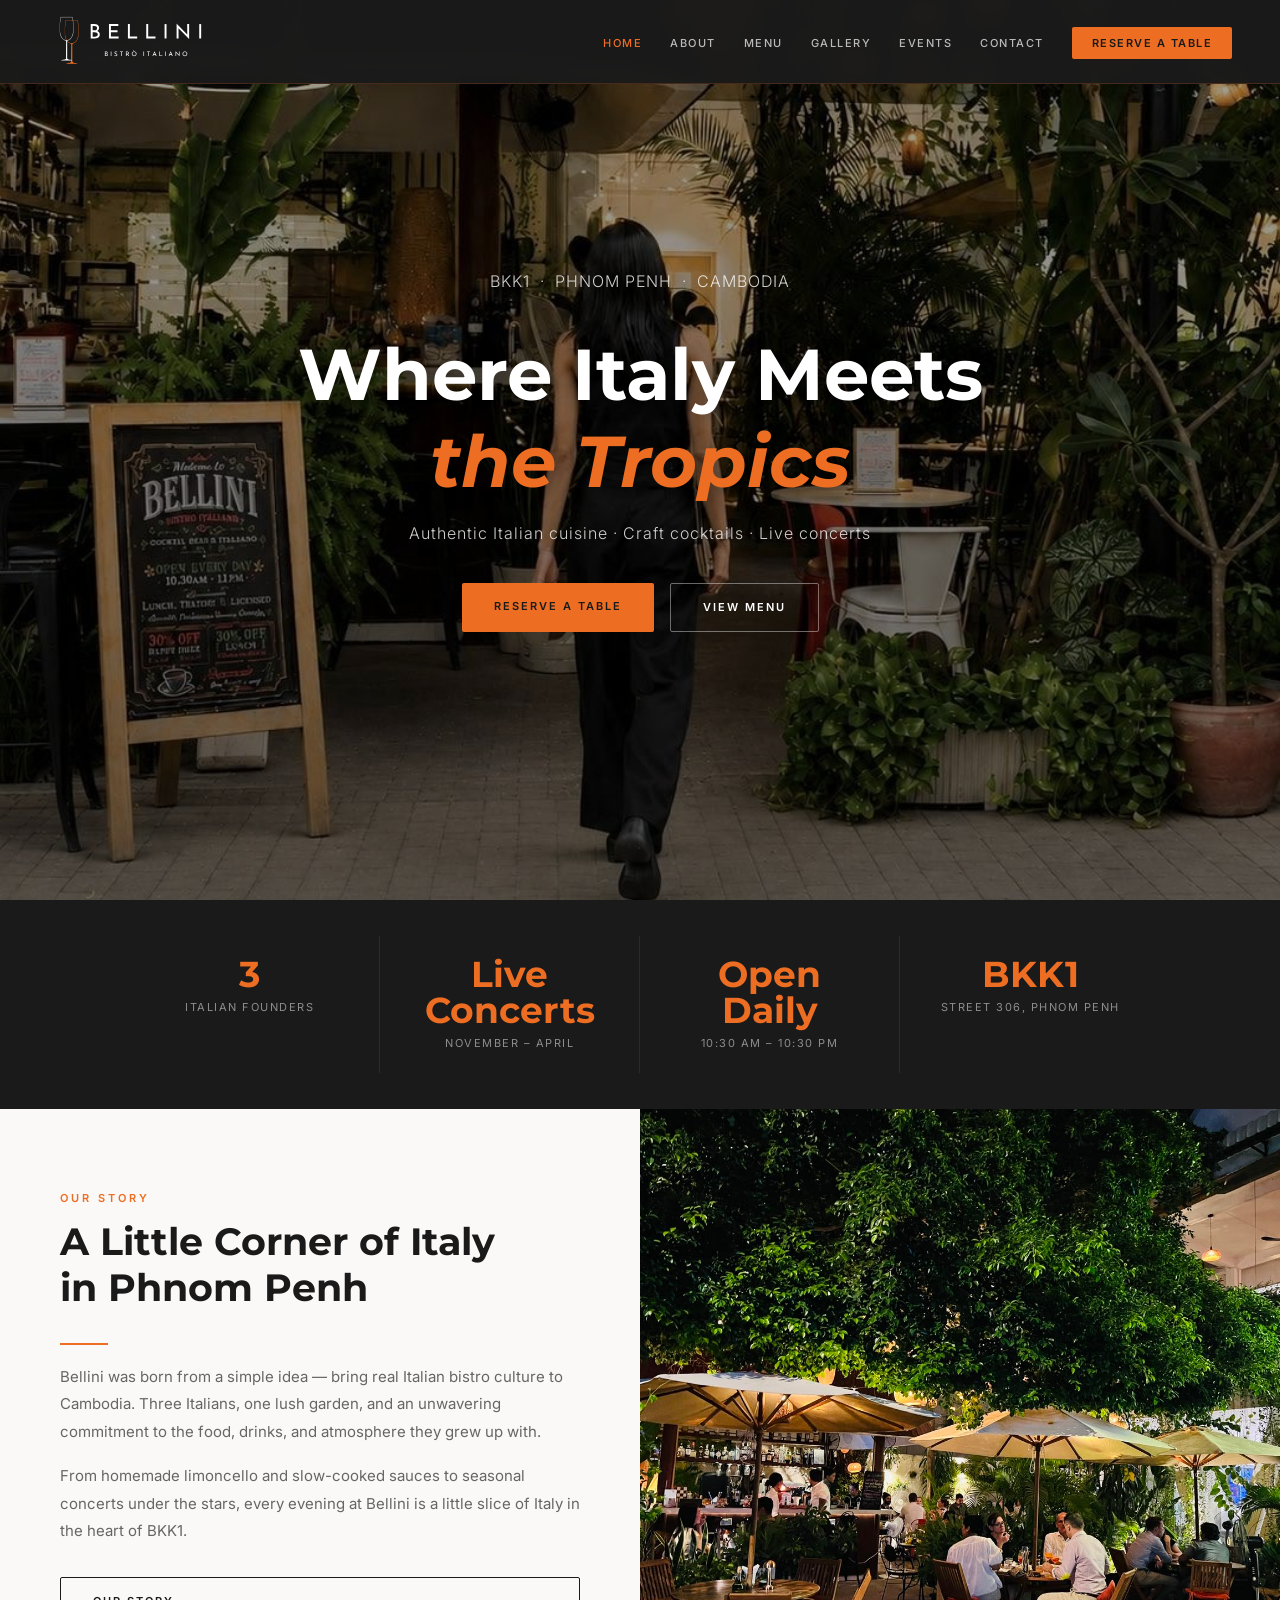
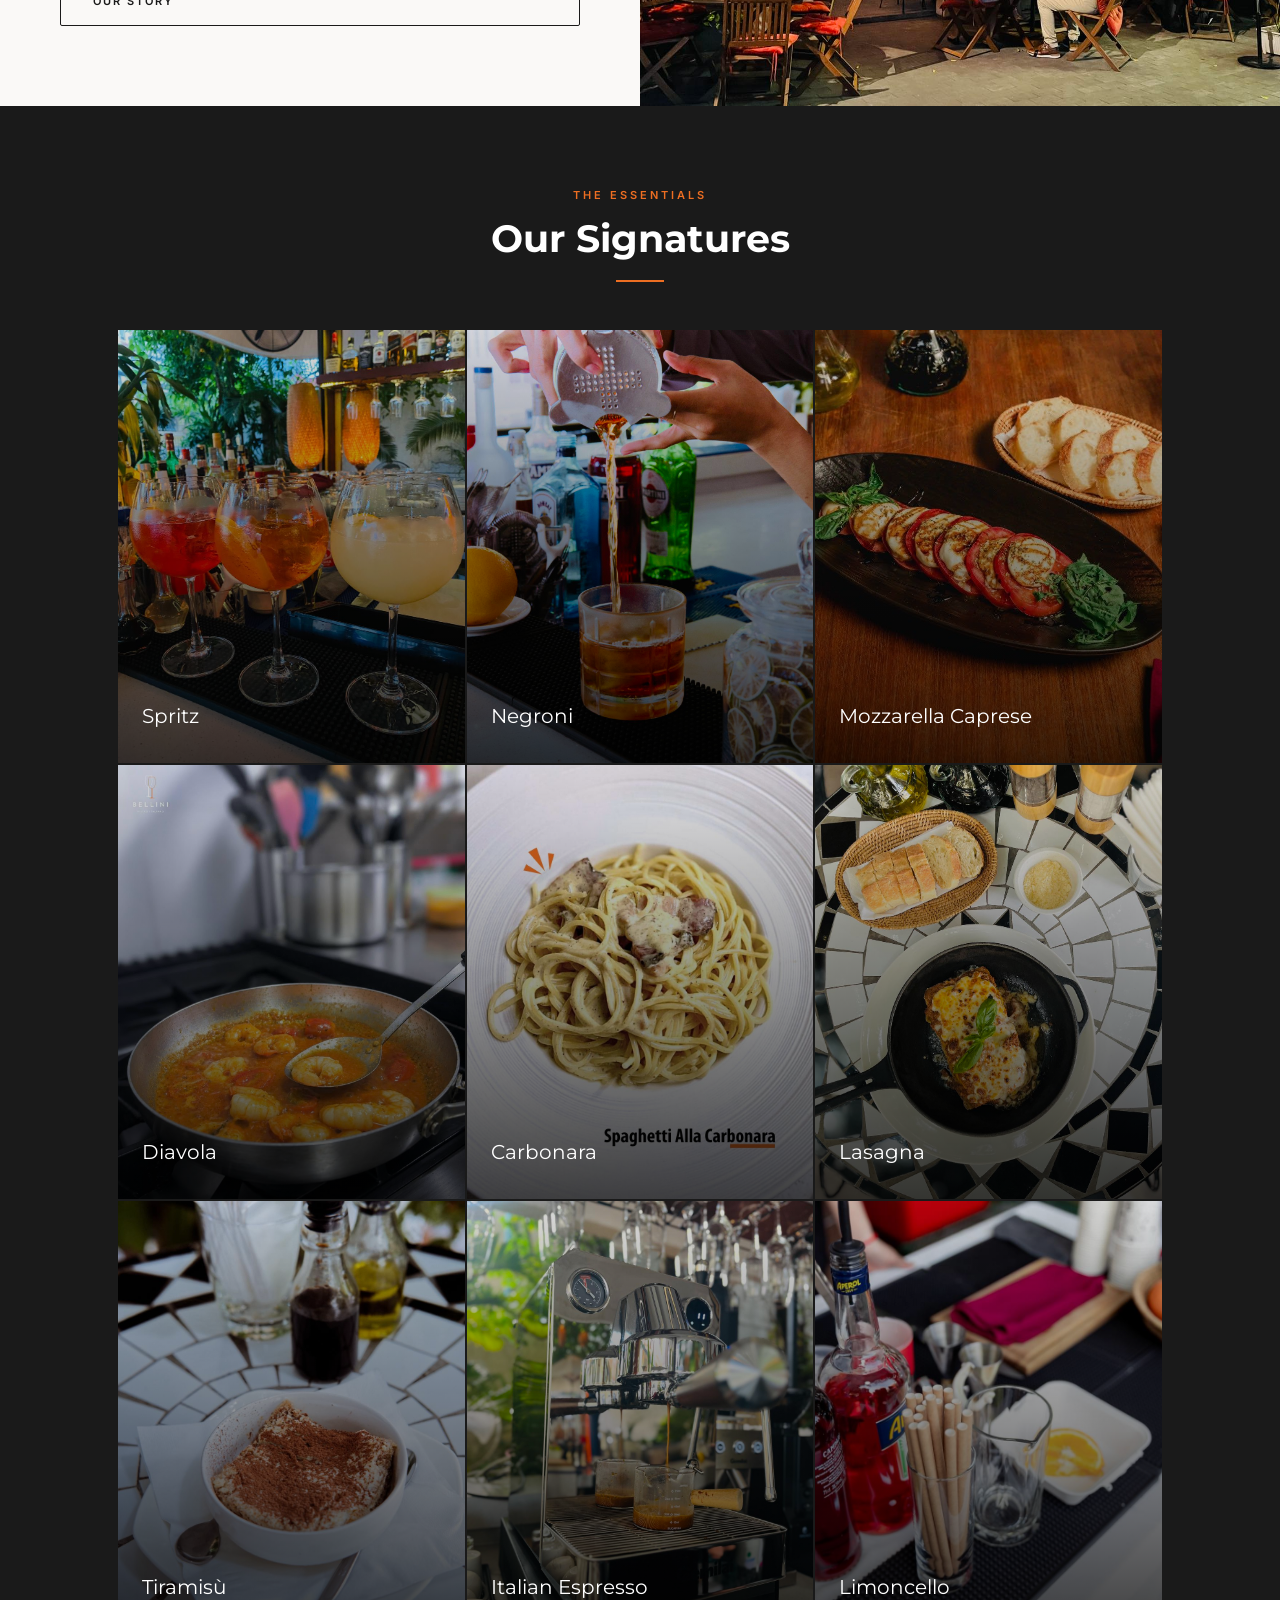
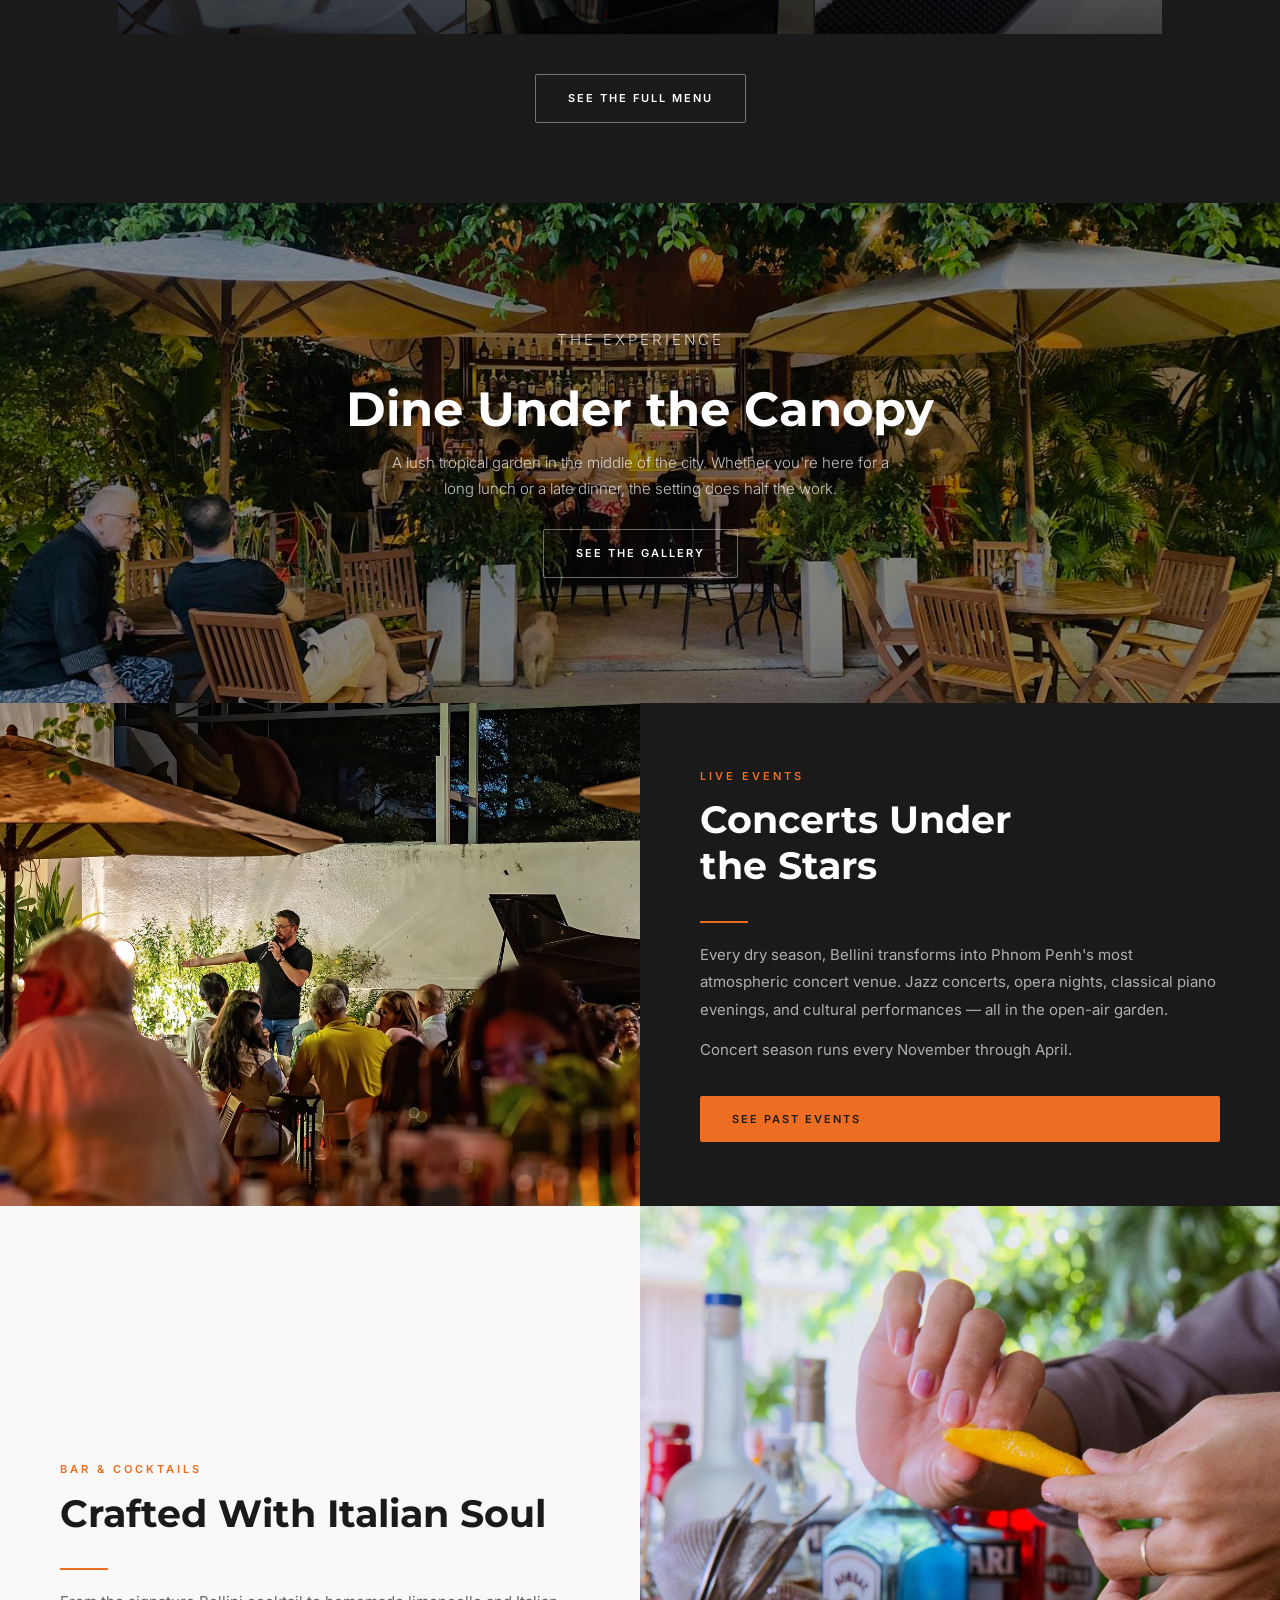
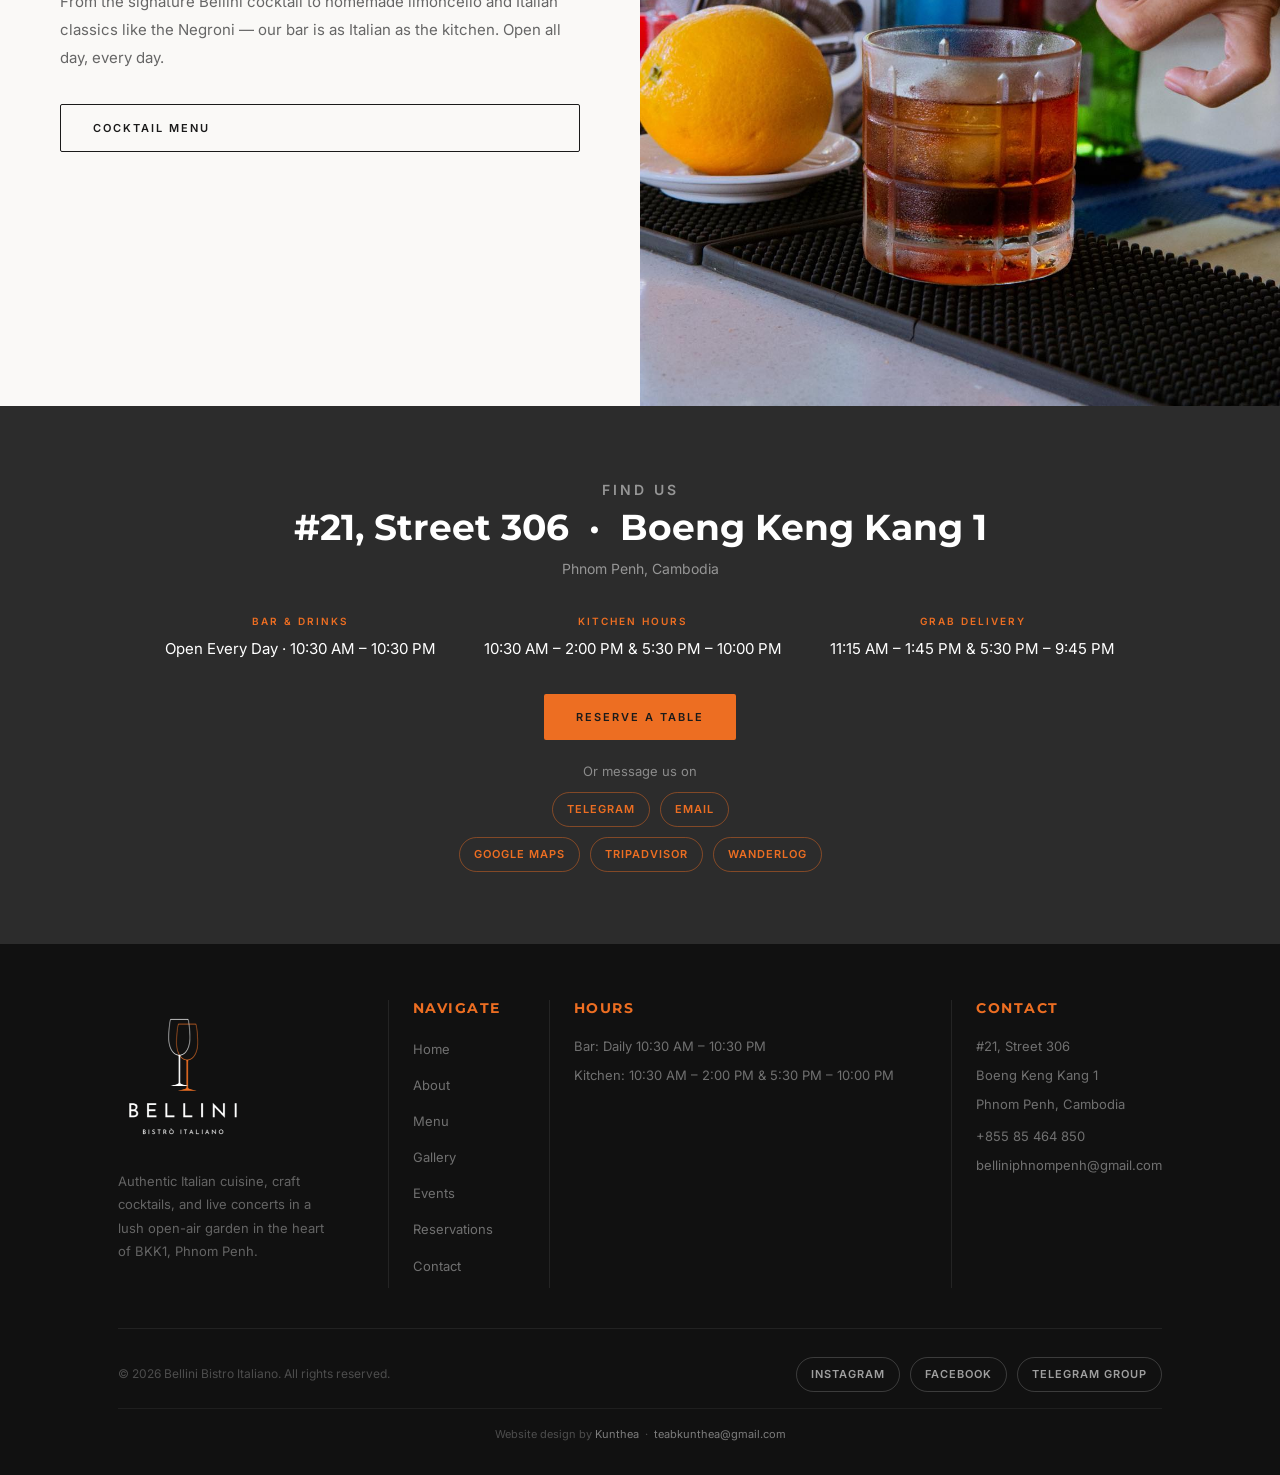
<file: index.html>
<!DOCTYPE html>
<html lang="en">
<head>
  <meta charset="UTF-8"/>
  <meta name="viewport" content="width=device-width, initial-scale=1.0"/>
  <title>Bellini Bistro Italiano – Italian Restaurant in Phnom Penh</title>
  <meta name="description" content="Bellini Bistro Italiano – authentic Italian cuisine, homemade limoncello, craft cocktails, and live concerts in a lush open-air garden in BKK1, Phnom Penh, Cambodia."/>
  <meta name="keywords" content="Italian restaurant Phnom Penh, Italian food Cambodia, outdoor dining BKK1, Italian bistro Phnom Penh, authentic Italian cuisine Cambodia, garden restaurant Phnom Penh"/>
  <meta property="og:title" content="Bellini Bistro Italiano – Italian Restaurant Phnom Penh"/>
  <meta property="og:description" content="Authentic Italian bistro in BKK1, Phnom Penh. Homemade limoncello, craft cocktails, and seasonal live concerts in a lush garden."/>
  <meta property="og:image" content="https://bellinicambodia.com/images/garden-entrance.jpg"/>
  <meta property="og:type" content="restaurant"/>
  <meta property="og:url" content="https://bellinicambodia.com/index.html"/>
  <link rel="canonical" href="https://bellinicambodia.com/index.html"/>
  <link rel="icon" type="image/png" href="favicon.png"/>
  <link rel="stylesheet" href="style.css"/>
  <!-- Google Analytics — replace G-XXXXXXXXXX with your actual Measurement ID from analytics.google.com -->
  <script async src="https://www.googletagmanager.com/gtag/js?id=G-XXXXXXXXXX"></script>
  <script>
    window.dataLayer = window.dataLayer || [];
    function gtag(){dataLayer.push(arguments);}
    gtag('js', new Date());
    gtag('config', 'G-XXXXXXXXXX');
  </script>
  <script type="application/ld+json">
  {
    "@context": "https://schema.org",
    "@type": "Restaurant",
    "name": "Bellini Bistro Italiano",
    "description": "Authentic Italian bistro in Phnom Penh, Cambodia. Founded by three Italians, featuring homemade limoncello, craft cocktails, and seasonal live concerts in a lush open-air garden in BKK1.",
    "url": "https://bellinicambodia.com",
    "telephone": "+85585464850",
    "email": "belliniphnompenh@gmail.com",
    "address": {
      "@type": "PostalAddress",
      "streetAddress": "#21, Street 306",
      "addressLocality": "Boeng Keng Kang 1",
      "addressRegion": "Phnom Penh",
      "addressCountry": "KH"
    },
    "servesCuisine": ["Italian", "Mediterranean"],
    "priceRange": "$$",
    "menu": "https://bellinicambodia.com/menu.html",
    "acceptsReservations": "True",
    "hasMap": "https://maps.app.goo.gl/zo8gdK6bb6bvNwdA6",
    "openingHoursSpecification": [
      {
        "@type": "OpeningHoursSpecification",
        "dayOfWeek": ["Monday","Tuesday","Wednesday","Thursday","Friday","Saturday","Sunday"],
        "opens": "10:30",
        "closes": "22:30"
      }
    ],
    "sameAs": [
      "https://www.instagram.com/bellinicambodia",
      "https://www.facebook.com/belliniphnompenh"
    ],
    "amenityFeature": [
      {"@type": "LocationFeatureSpecification", "name": "Outdoor Seating", "value": true},
      {"@type": "LocationFeatureSpecification", "name": "Live Music", "value": true},
      {"@type": "LocationFeatureSpecification", "name": "Bar", "value": true},
      {"@type": "LocationFeatureSpecification", "name": "Reservations", "value": true}
    ]
  }
  </script>
</head>
<body>

<!-- NAV -->
<nav>
  <a href="index.html" class="nav-logo">
    <img src="images/logo-nav.svg" alt="Bellini Bistro Italiano">
  </a>
  <ul class="nav-links">
    <li><a href="index.html" class="active">Home</a></li>
    <li><a href="about.html">About</a></li>
    <li><a href="menu.html">Menu</a></li>
    <li><a href="gallery.html">Gallery</a></li>
    <li><a href="events.html">Events</a></li>
    <li><a href="contact.html">Contact</a></li>
    <li class="reserve"><a href="reservations.html">Reserve a Table</a></li>
  </ul>
  <button class="hamburger" onclick="document.getElementById('mobileMenu').classList.toggle('open')">
    <span></span><span></span><span></span>
  </button>
</nav>
<div class="mobile-menu" id="mobileMenu">
  <a href="index.html">Home</a>
  <a href="about.html">About</a>
  <a href="menu.html">Menu</a>
  <a href="gallery.html">Gallery</a>
  <a href="events.html">Events</a>
  <a href="contact.html">Contact</a>
  <a href="reservations.html">Reserve a Table</a>
</div>

<!-- HERO -->
<section class="hero">
  <img src="images/hero-arrival.jpg" alt="Guest walking into Bellini Bistro Italiano past the chalkboard sign, lanterns glowing in the garden, Phnom Penh" style="object-position:center 72%;"/>
  <div class="hero-overlay"></div>
  <div class="hero-content">
    <p class="hero-eyebrow">BKK1 &nbsp;·&nbsp; Phnom Penh &nbsp;·&nbsp; Cambodia</p>
    <h1>Where Italy Meets<br/><em>the Tropics</em></h1>
    <p>Authentic Italian cuisine · Craft cocktails · Live concerts</p>
    <div class="hero-ctas">
      <a href="reservations.html" class="btn btn-gold">Reserve a Table</a>
      <a href="menu.html" class="btn btn-outline">View Menu</a>
    </div>
  </div>
</section>

<!-- STATS STRIP -->
<div class="stats-strip">
  <div class="stats-inner">
    <div class="stat-item">
      <div class="stat-num">3</div>
      <div class="stat-label">Italian Founders</div>
    </div>
    <div class="stat-item">
      <div class="stat-num">Live Concerts</div>
      <div class="stat-label">November – April</div>
    </div>
    <div class="stat-item">
      <div class="stat-num">Open Daily</div>
      <div class="stat-label">10:30 AM – 10:30 PM</div>
    </div>
    <div class="stat-item">
      <div class="stat-num">BKK1</div>
      <div class="stat-label">Street 306, Phnom Penh</div>
    </div>
  </div>
</div>

<!-- ABOUT SPLIT -->
<div class="split">
  <div class="split-text">
    <p class="label">Our Story</p>
    <h2 class="title">A Little Corner of Italy<br/>in Phnom Penh</h2>
    <div class="divider"></div>
    <p class="subtitle">Bellini was born from a simple idea — bring real Italian bistro culture to Cambodia. Three Italians, one lush garden, and an unwavering commitment to the food, drinks, and atmosphere they grew up with.</p>
    <p class="subtitle" style="margin-top:16px;">From homemade limoncello and slow-cooked sauces to seasonal concerts under the stars, every evening at Bellini is a little slice of Italy in the heart of BKK1.</p>
    <a href="about.html" class="btn btn-outline-dark" style="margin-top:32px;">Our Story</a>
  </div>
  <div class="split-img">
    <img loading="lazy" src="images/garden-night.jpg" alt="Bellini garden at night with umbrellas and lush greenery" style="object-position:center bottom;"/>
  </div>
</div>

<!-- SIGNATURE DISHES & DRINKS -->
<div class="signatures-section">
  <div class="container">
    <p class="label" style="display:block; text-align:center;">The Essentials</p>
    <h2 class="title title-light" style="text-align:center;">Our Signatures</h2>
    <div class="divider" style="margin:18px auto;"></div>
    <div class="signatures-grid">
      <div class="sig-item">
        <img loading="lazy" src="images/sig-spritz.jpg" alt="Spritz cocktails at Bellini bar"/>
        <div class="sig-overlay">
          <div class="sig-name">Spritz</div>
        </div>
      </div>
      <div class="sig-item">
        <img loading="lazy" src="images/sig-negroni.jpg" alt="Negroni being prepared at Bellini"/>
        <div class="sig-overlay">
          <div class="sig-name">Negroni</div>
        </div>
      </div>
      <div class="sig-item">
        <img loading="lazy" src="images/sig-caprese.jpg" alt="Mozzarella Caprese at Bellini"/>
        <div class="sig-overlay">
          <div class="sig-name">Mozzarella Caprese</div>
        </div>
      </div>
      <div class="sig-item">
        <img loading="lazy" src="images/prawn-diavola.jpg" alt="Prawn Diavola in cast iron pan at Bellini" style="object-position:center 70%;"/>
        <div class="sig-overlay">
          <div class="sig-name">Diavola</div>
        </div>
      </div>
      <div class="sig-item">
        <img loading="lazy" src="images/sig-carbonara.jpg" alt="Spaghetti alla Carbonara at Bellini"/>
        <div class="sig-overlay">
          <div class="sig-name">Carbonara</div>
        </div>
      </div>
      <div class="sig-item">
        <img loading="lazy" src="images/lasagna-top.jpg" alt="Lasagne in cast iron skillet at Bellini, overhead view"/>
        <div class="sig-overlay">
          <div class="sig-name">Lasagna</div>
        </div>
      </div>
      <div class="sig-item">
        <img loading="lazy" src="images/sig-tiramisu.jpg" alt="Tiramisù at Bellini"/>
        <div class="sig-overlay">
          <div class="sig-name">Tiramisù</div>
        </div>
      </div>
      <div class="sig-item">
        <img loading="lazy" src="images/sig-espresso.jpg" alt="Italian espresso being pulled at Bellini"/>
        <div class="sig-overlay">
          <div class="sig-name">Italian Espresso</div>
        </div>
      </div>
      <div class="sig-item">
        <img loading="lazy" src="images/sig-limoncello.jpg" alt="Limoncello at Bellini"/>
        <div class="sig-overlay">
          <div class="sig-name">Limoncello</div>
        </div>
      </div>
    </div>
    <div style="text-align:center; margin-top:40px;">
      <a href="menu.html" class="btn btn-outline">See the Full Menu</a>
    </div>
  </div>
</div>

<!-- FULL PHOTO / GARDEN -->
<div class="full-photo">
  <img loading="lazy" src="images/garden-day.jpg" alt="Bellini outdoor garden with bar and umbrellas in Phnom Penh"/>
  <div class="overlay">
    <div class="overlay-content">
      <p class="label" style="justify-content:center; display:flex;">The Experience</p>
      <h2>Dine Under the Canopy</h2>
      <p>A lush tropical garden in the middle of the city. Whether you're here for a long lunch or a late dinner, the setting does half the work.</p>
      <a href="gallery.html" class="btn btn-outline">See the Gallery</a>
    </div>
  </div>
</div>

<!-- EVENTS TEASER -->
<div class="events-teaser">
  <div class="events-photo">
    <img loading="lazy" src="images/concert-toast.jpg" alt="Live concert night at Bellini — host speaking to a packed garden crowd with grand piano"/>
  </div>
  <div class="events-body">
    <p class="label">Live Events</p>
    <h2 class="title title-light">Concerts Under<br/>the Stars</h2>
    <div class="divider"></div>
    <p class="subtitle subtitle-light">Every dry season, Bellini transforms into Phnom Penh's most atmospheric concert venue. Jazz concerts, opera nights, classical piano evenings, and cultural performances — all in the open-air garden.</p>
    <p class="subtitle subtitle-light" style="margin-top:12px;">Concert season runs every November through April.</p>
    <a href="events.html" class="btn btn-gold" style="margin-top:32px;">See Past Events</a>
  </div>
</div>

<!-- COCKTAIL STRIP -->
<div class="cocktail-strip">
  <div class="cocktail-body">
    <p class="label">Bar & Cocktails</p>
    <h2 class="title">Crafted With Italian Soul</h2>
    <div class="divider"></div>
    <p class="subtitle">From the signature Bellini cocktail to homemade limoncello and Italian classics like the Negroni — our bar is as Italian as the kitchen. Open all day, every day.</p>
    <a href="menu.html#cocktails" class="btn btn-outline-dark" style="margin-top:32px;">Cocktail Menu</a>
  </div>
  <div class="cocktail-photo">
    <img loading="lazy" src="images/cocktail.jpg" alt="Bartender crafting a cocktail at Bellini bar, Phnom Penh"/>
  </div>
</div>

<!-- FIND US -->
<div class="find-us">
  <div class="container">
    <p class="label" style="display:block; text-align:center;">Find Us</p>
    <h2>#21, Street 306 &nbsp;·&nbsp; Boeng Keng Kang 1</h2>
    <p style="margin-top:8px;">Phnom Penh, Cambodia</p>
    <div class="hours-grid" id="hours-grid">
      <div class="hours-block">
        <div class="h-label">Bar &amp; Drinks</div>
        <div class="h-time">Open Every Day &nbsp;·&nbsp; 10:30 AM – 10:30 PM</div>
      </div>
      <div class="hours-block">
        <div class="h-label">Kitchen Hours</div>
        <div class="h-time">10:30 AM – 2:00 PM &nbsp;&amp;&nbsp; 5:30 PM – 10:00 PM</div>
      </div>
      <div class="hours-block">
        <div class="h-label">Grab Delivery</div>
        <div class="h-time">11:15 AM – 1:45 PM &nbsp;&amp;&nbsp; 5:30 PM – 9:45 PM</div>
      </div>
    </div>
    <a href="reservations.html" class="btn btn-gold">Reserve a Table</a>
    <p style="margin-top:20px; font-size:13px; color:rgba(255,255,255,0.45);">Or message us on</p>
    <div class="link-pills" style="margin-top:10px;">
      <a href="https://t.me/+85585464850" target="_blank" class="link-pill">Telegram</a>
      <a href="mailto:belliniphnompenh@gmail.com" class="link-pill">Email</a>
    </div>
    <div class="link-pills" style="margin-top:10px;">
      <a href="https://www.google.com/maps/search/Bellini+Bistro+Italiano+Phnom+Penh" target="_blank" class="link-pill">Google Maps</a>
      <a href="https://www.tripadvisor.com/Restaurant_Review-g293940-d27138714-Reviews-Bellini_Phnom_Penh-Phnom_Penh.html" target="_blank" class="link-pill">TripAdvisor</a>
      <a href="https://wanderlog.com/place/details/9799487/bellini-italian-bistro--cocktail-bar" target="_blank" class="link-pill">Wanderlog</a>
    </div>
  </div>
</div>

<script>
fetch('content.json')
  .then(function(r){return r.json();})
  .then(function(data){
    var h=data.hours;
    function esc(s){return String(s||'').replace(/&/g,'&amp;').replace(/</g,'&lt;').replace(/>/g,'&gt;');}
    document.getElementById('hours-grid').innerHTML=
      '<div class="hours-block"><div class="h-label">Bar &amp; Drinks</div><div class="h-time">'+esc(h.bar)+'</div></div>'
      +'<div class="hours-block"><div class="h-label">Kitchen Hours</div><div class="h-time">'+esc(h.kitchen)+'</div></div>'
      +'<div class="hours-block"><div class="h-label">Grab Delivery</div><div class="h-time">'+esc(h.grab)+'</div></div>';
  })
  .catch(function(){});
</script>

<!-- FOOTER -->
<footer>
  <div class="container">
    <div class="footer-grid">
      <div class="footer-brand">
        <img loading="lazy" src="images/logo.png" alt="Bellini Bistro Italiano" style="width:130px; border-radius:4px; margin-bottom:16px;"/>
        <p>Authentic Italian cuisine, craft cocktails, and live concerts in a lush open-air garden in the heart of BKK1, Phnom Penh.</p>
      </div>
      <div class="footer-col">
        <h4>Navigate</h4>
        <ul>
          <li><a href="index.html">Home</a></li>
          <li><a href="about.html">About</a></li>
          <li><a href="menu.html">Menu</a></li>
          <li><a href="gallery.html">Gallery</a></li>
          <li><a href="events.html">Events</a></li>
          <li><a href="reservations.html">Reservations</a></li>
          <li><a href="contact.html">Contact</a></li>
        </ul>
      </div>
      <div class="footer-col">
        <h4>Hours</h4>
        <p>Bar: Daily 10:30 AM – 10:30 PM</p>
        <p>Kitchen: 10:30 AM – 2:00 PM &amp; 5:30 PM – 10:00 PM</p>
      </div>
      <div class="footer-col">
        <h4>Contact</h4>
        <p>#21, Street 306</p>
        <p>Boeng Keng Kang 1</p>
        <p>Phnom Penh, Cambodia</p>
        <p style="margin-top:10px;"><a href="tel:+85585464850" style="color:rgba(255,255,255,0.4);">+855 85 464 850</a></p>
        <p><a href="mailto:belliniphnompenh@gmail.com" style="color:rgba(255,255,255,0.4);">belliniphnompenh@gmail.com</a></p>
      </div>
    </div>
    <div class="footer-bottom">
      <span>© <span id="copyright-year">2026</span> Bellini Bistro Italiano. All rights reserved.</span><script>document.getElementById("copyright-year").textContent=new Date().getFullYear();</script>
      <div class="footer-social">
        <a href="https://www.instagram.com/bellinicambodia" target="_blank">Instagram</a>
        <a href="https://www.facebook.com/belliniphnompenh" target="_blank">Facebook</a>
        <a href="https://t.me/bellinicambodia" target="_blank">Telegram Group</a>
      </div>
    </div>
    <div style="text-align:center; margin-top:16px; padding-top:16px; border-top:1px solid rgba(255,255,255,0.06); font-size:11px; color:rgba(255,255,255,0.25);">
      Website design by <a href="https://t.me/+85577749922" target="_blank" style="color:rgba(255,255,255,0.45); text-decoration:none;">Kunthea</a> &nbsp;·&nbsp; <a href="mailto:teabkunthea@gmail.com" style="color:rgba(255,255,255,0.45); text-decoration:none;">teabkunthea@gmail.com</a>
    </div>
  </div>
</footer>

</body>
</html>
</file>
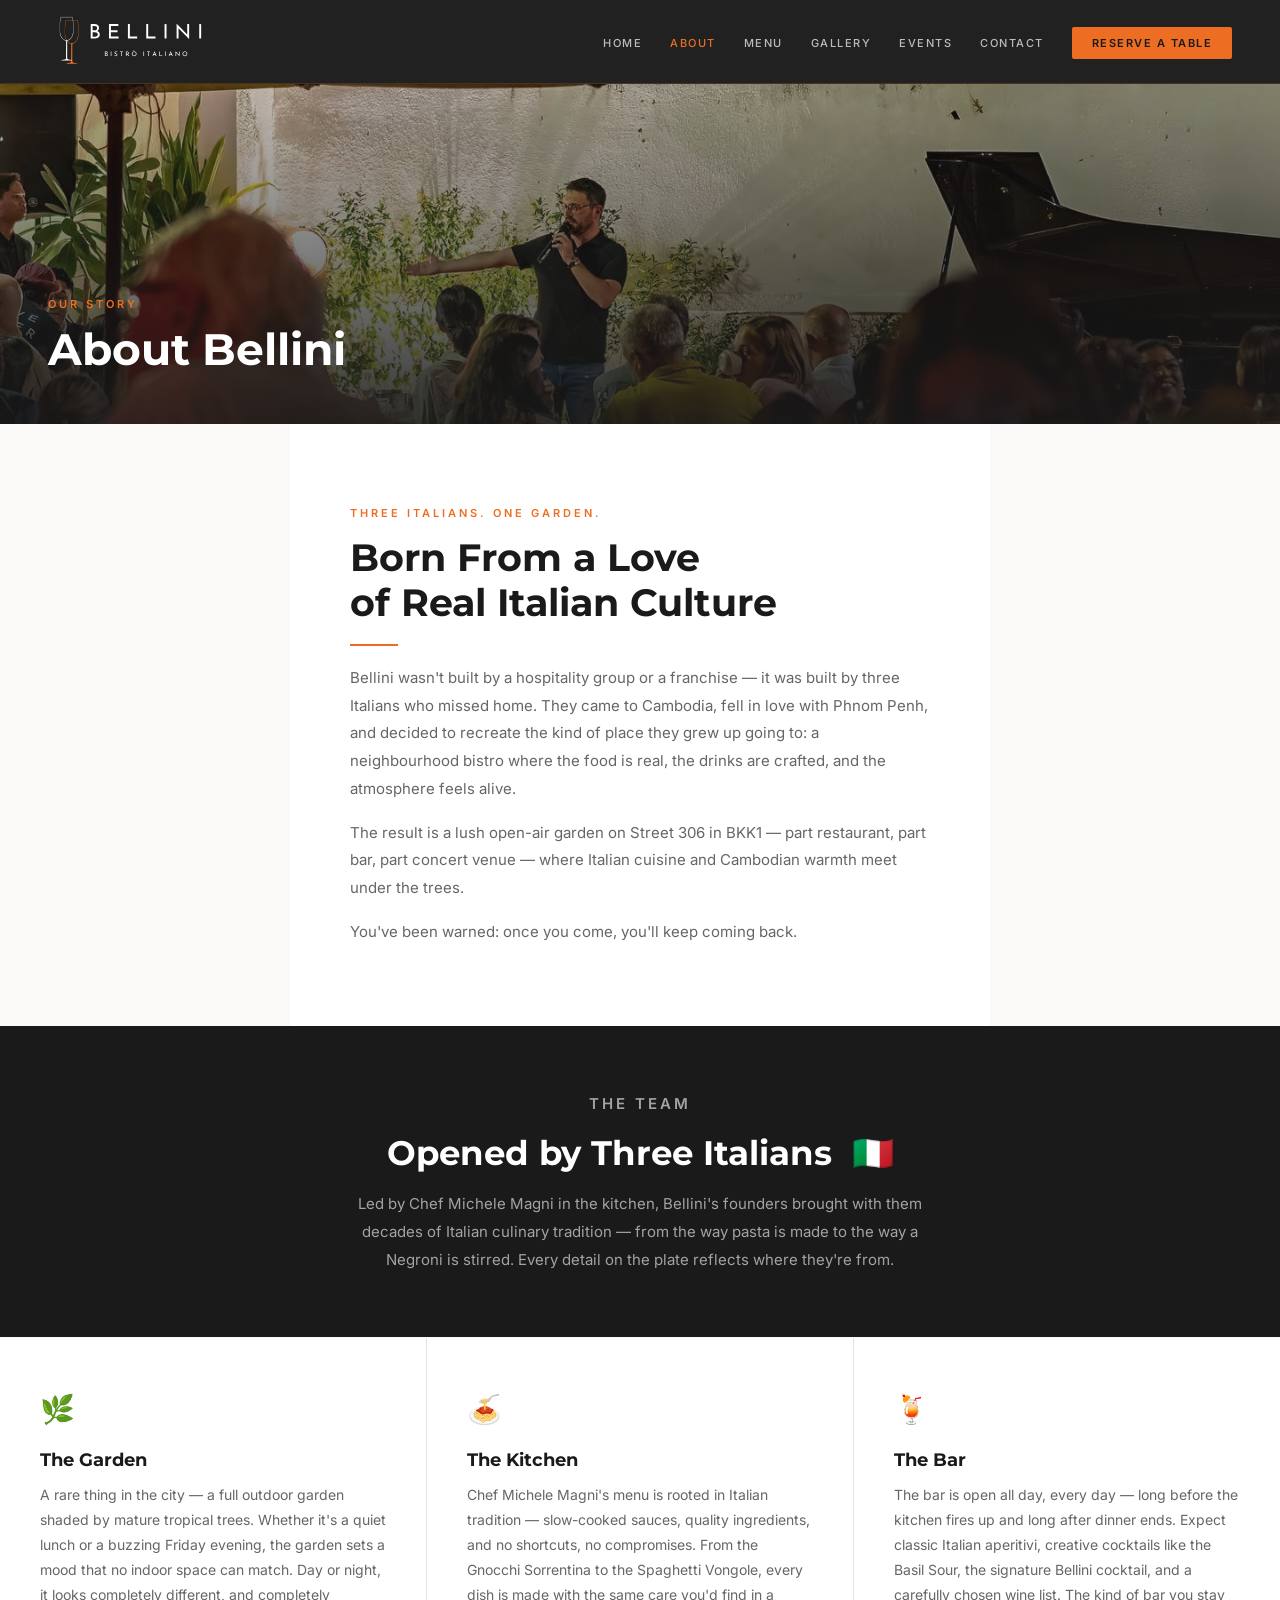
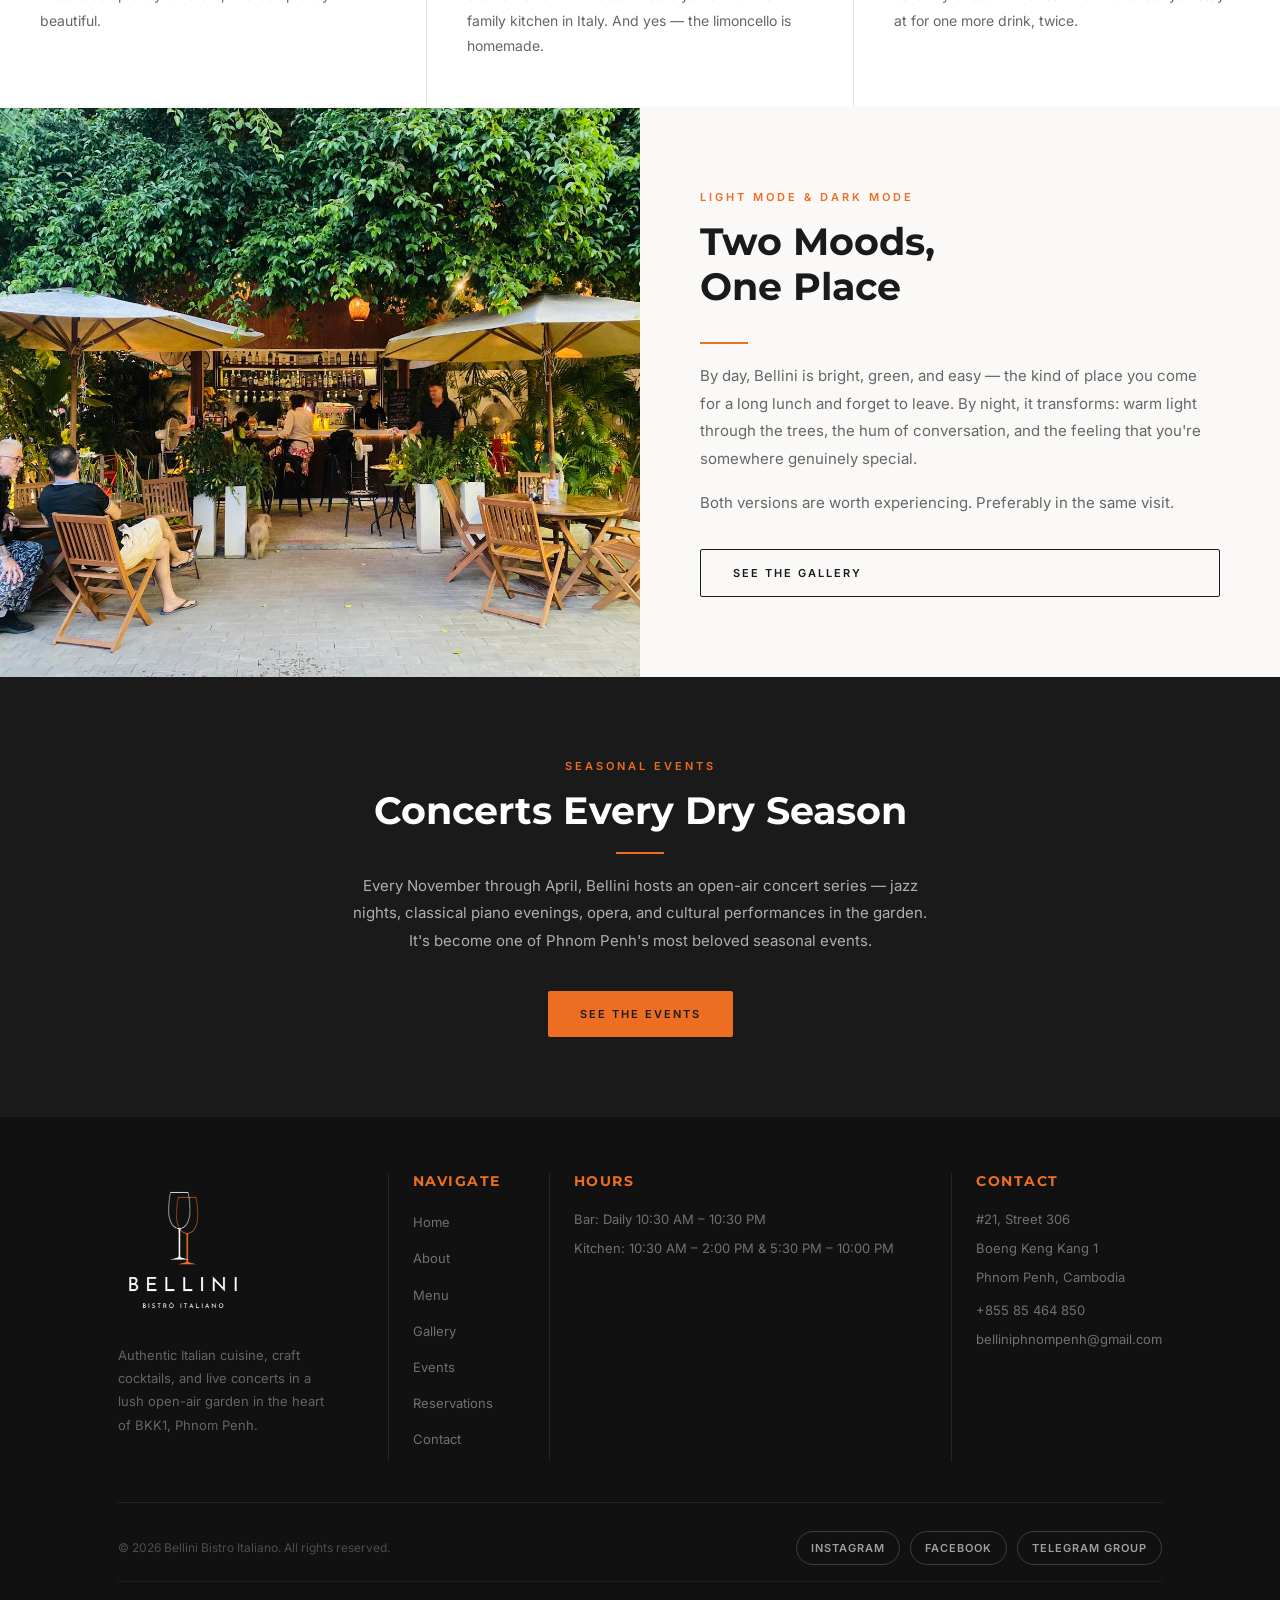
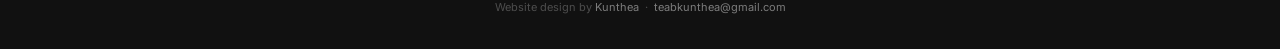
<file: about.html>
<!DOCTYPE html>
<html lang="en">
<head>
  <meta charset="UTF-8"/>
  <meta name="viewport" content="width=device-width, initial-scale=1.0"/>
  <title>About – Bellini Bistro Italiano | Italian Restaurant Phnom Penh</title>
  <meta name="description" content="Bellini was founded by three Italians who brought authentic Italian bistro culture to the heart of BKK1, Phnom Penh. Discover our story, our garden, and our kitchen."/>
  <meta property="og:title" content="About Bellini – Authentic Italian Bistro in Phnom Penh"/>
  <meta property="og:image" content="https://bellinicambodia.com/images/garden-night.jpg"/>
  <meta property="og:url" content="https://bellinicambodia.com/about.html"/>
  <link rel="canonical" href="https://bellinicambodia.com/about.html"/>
  <link rel="icon" type="image/png" href="favicon.png"/>
  <link rel="stylesheet" href="style.css"/>
  <!-- Google Analytics — replace G-XXXXXXXXXX with your actual Measurement ID from analytics.google.com -->
  <script async src="https://www.googletagmanager.com/gtag/js?id=G-XXXXXXXXXX"></script>
  <script>
    window.dataLayer = window.dataLayer || [];
    function gtag(){dataLayer.push(arguments);}
    gtag('js', new Date());
    gtag('config', 'G-XXXXXXXXXX');
  </script>
</head>
<body>

<nav>
  <a href="index.html" class="nav-logo">
    <img src="images/logo-nav.svg" alt="Bellini Bistro Italiano">
  </a>
  <ul class="nav-links">
    <li><a href="index.html">Home</a></li>
    <li><a href="about.html" class="active">About</a></li>
    <li><a href="menu.html">Menu</a></li>
    <li><a href="gallery.html">Gallery</a></li>
    <li><a href="events.html">Events</a></li>
    <li><a href="contact.html">Contact</a></li>
    <li class="reserve"><a href="reservations.html">Reserve a Table</a></li>
  </ul>
  <button class="hamburger" onclick="document.getElementById('mobileMenu').classList.toggle('open')">
    <span></span><span></span><span></span>
  </button>
</nav>
<div class="mobile-menu" id="mobileMenu">
  <a href="index.html">Home</a>
  <a href="about.html">About</a>
  <a href="menu.html">Menu</a>
  <a href="gallery.html">Gallery</a>
  <a href="events.html">Events</a>
  <a href="contact.html">Contact</a>
  <a href="reservations.html">Reserve a Table</a>
</div>

<!-- BANNER -->
<div class="page-banner">
  <img src="images/concert-toast.jpg" alt="Live concert night at Bellini — host speaking to a packed garden crowd with grand piano"/>
  <div class="overlay"></div>
  <div class="banner-text">
    <p class="eyebrow">Our Story</p>
    <h1>About Bellini</h1>
  </div>
</div>

<!-- INTRO SPLIT -->
<div class="about-intro">
  <div class="about-intro-text">
    <p class="label">Three Italians. One Garden.</p>
    <h2 class="title">Born From a Love<br/>of Real Italian Culture</h2>
    <div class="divider"></div>
    <p class="subtitle">Bellini wasn't built by a hospitality group or a franchise — it was built by three Italians who missed home. They came to Cambodia, fell in love with Phnom Penh, and decided to recreate the kind of place they grew up going to: a neighbourhood bistro where the food is real, the drinks are crafted, and the atmosphere feels alive.</p>
    <p class="subtitle" style="margin-top:16px;">The result is a lush open-air garden on Street 306 in BKK1 — part restaurant, part bar, part concert venue — where Italian cuisine and Cambodian warmth meet under the trees.</p>
    <p class="subtitle" style="margin-top:16px;">You've been warned: once you come, you'll keep coming back.</p>
  </div>
</div>

<!-- FOUNDERS STRIP -->
<div class="founders-strip">
  <div class="container">
    <p class="label" style="display:block; text-align:center; margin-bottom:16px;">The Team</p>
    <h2>Opened by Three Italians &nbsp;🇮🇹</h2>
    <p style="margin-top:16px;">Led by Chef Michele Magni in the kitchen, Bellini's founders brought with them decades of Italian culinary tradition — from the way pasta is made to the way a Negroni is stirred. Every detail on the plate reflects where they're from.</p>
  </div>
</div>

<!-- FEATURE BOXES -->
<div class="about-features">
  <div class="feature-box">
    <div class="f-icon">🌿</div>
    <h3>The Garden</h3>
    <p>A rare thing in the city — a full outdoor garden shaded by mature tropical trees. Whether it's a quiet lunch or a buzzing Friday evening, the garden sets a mood that no indoor space can match. Day or night, it looks completely different, and completely beautiful.</p>
  </div>
  <div class="feature-box">
    <div class="f-icon">🍝</div>
    <h3>The Kitchen</h3>
    <p>Chef Michele Magni's menu is rooted in Italian tradition — slow-cooked sauces, quality ingredients, and no shortcuts, no compromises. From the Gnocchi Sorrentina to the Spaghetti Vongole, every dish is made with the same care you'd find in a family kitchen in Italy. And yes — the limoncello is homemade.</p>
  </div>
  <div class="feature-box">
    <div class="f-icon">🍹</div>
    <h3>The Bar</h3>
    <p>The bar is open all day, every day — long before the kitchen fires up and long after dinner ends. Expect classic Italian aperitivi, creative cocktails like the Basil Sour, the signature Bellini cocktail, and a carefully chosen wine list. The kind of bar you stay at for one more drink, twice.</p>
  </div>
</div>

<!-- SECOND SPLIT — GARDEN DAY -->
<div class="split" style="margin-top:2px;">
  <div class="split-img">
    <img loading="lazy" src="images/garden-day.jpg" alt="Bellini outdoor garden in daylight with bar and umbrellas"/>
  </div>
  <div class="split-text">
    <p class="label">Light Mode &amp; Dark Mode</p>
    <h2 class="title">Two Moods,<br/>One Place</h2>
    <div class="divider"></div>
    <p class="subtitle">By day, Bellini is bright, green, and easy — the kind of place you come for a long lunch and forget to leave. By night, it transforms: warm light through the trees, the hum of conversation, and the feeling that you're somewhere genuinely special.</p>
    <p class="subtitle" style="margin-top:16px;">Both versions are worth experiencing. Preferably in the same visit.</p>
    <a href="gallery.html" class="btn btn-outline-dark" style="margin-top:32px;">See the Gallery</a>
  </div>
</div>

<!-- EVENTS TEASER -->
<div style="background:var(--dark); padding:80px 0; text-align:center;">
  <div class="container">
    <p class="label" style="display:block; text-align:center;">Seasonal Events</p>
    <h2 class="title title-light" style="text-align:center;">Concerts Every Dry Season</h2>
    <div class="divider" style="margin:18px auto;"></div>
    <p class="subtitle subtitle-light" style="margin:0 auto; text-align:center;">Every November through April, Bellini hosts an open-air concert series — jazz nights, classical piano evenings, opera, and cultural performances in the garden. It's become one of Phnom Penh's most beloved seasonal events.</p>
    <a href="events.html" class="btn btn-gold" style="margin-top:36px; display:inline-block;">See the Events</a>
  </div>
</div>

<!-- FOOTER -->
<footer>
  <div class="container">
    <div class="footer-grid">
      <div class="footer-brand">
        <img loading="lazy" src="images/logo.png" alt="Bellini Bistro Italiano" style="width:130px; border-radius:4px; margin-bottom:16px;"/>
        <p>Authentic Italian cuisine, craft cocktails, and live concerts in a lush open-air garden in the heart of BKK1, Phnom Penh.</p>
      </div>
      <div class="footer-col">
        <h4>Navigate</h4>
        <ul>
          <li><a href="index.html">Home</a></li>
          <li><a href="about.html">About</a></li>
          <li><a href="menu.html">Menu</a></li>
          <li><a href="gallery.html">Gallery</a></li>
          <li><a href="events.html">Events</a></li>
          <li><a href="reservations.html">Reservations</a></li>
          <li><a href="contact.html">Contact</a></li>
        </ul>
      </div>
      <div class="footer-col">
        <h4>Hours</h4>
        <p>Bar: Daily 10:30 AM – 10:30 PM</p>
        <p>Kitchen: 10:30 AM – 2:00 PM &amp; 5:30 PM – 10:00 PM</p>
      </div>
      <div class="footer-col">
        <h4>Contact</h4>
        <p>#21, Street 306</p>
        <p>Boeng Keng Kang 1</p>
        <p>Phnom Penh, Cambodia</p>
        <p style="margin-top:10px;"><a href="tel:+85585464850" style="color:rgba(255,255,255,0.4);">+855 85 464 850</a></p>
        <p><a href="mailto:belliniphnompenh@gmail.com" style="color:rgba(255,255,255,0.4);">belliniphnompenh@gmail.com</a></p>
      </div>
    </div>
    <div class="footer-bottom">
      <span>© <span id="copyright-year">2026</span> Bellini Bistro Italiano. All rights reserved.</span><script>document.getElementById("copyright-year").textContent=new Date().getFullYear();</script>
      <div class="footer-social">
        <a href="https://www.instagram.com/bellinicambodia" target="_blank">Instagram</a>
        <a href="https://www.facebook.com/belliniphnompenh" target="_blank">Facebook</a>
        <a href="https://t.me/bellinicambodia" target="_blank">Telegram Group</a>
      </div>
    </div>
    <div style="text-align:center; margin-top:16px; padding-top:16px; border-top:1px solid rgba(255,255,255,0.06); font-size:11px; color:rgba(255,255,255,0.25);">
      Website design by <a href="https://t.me/+85577749922" target="_blank" style="color:rgba(255,255,255,0.45); text-decoration:none;">Kunthea</a> &nbsp;·&nbsp; <a href="mailto:teabkunthea@gmail.com" style="color:rgba(255,255,255,0.45); text-decoration:none;">teabkunthea@gmail.com</a>
    </div>
  </div>
</footer>

</body>
</html>
</file>
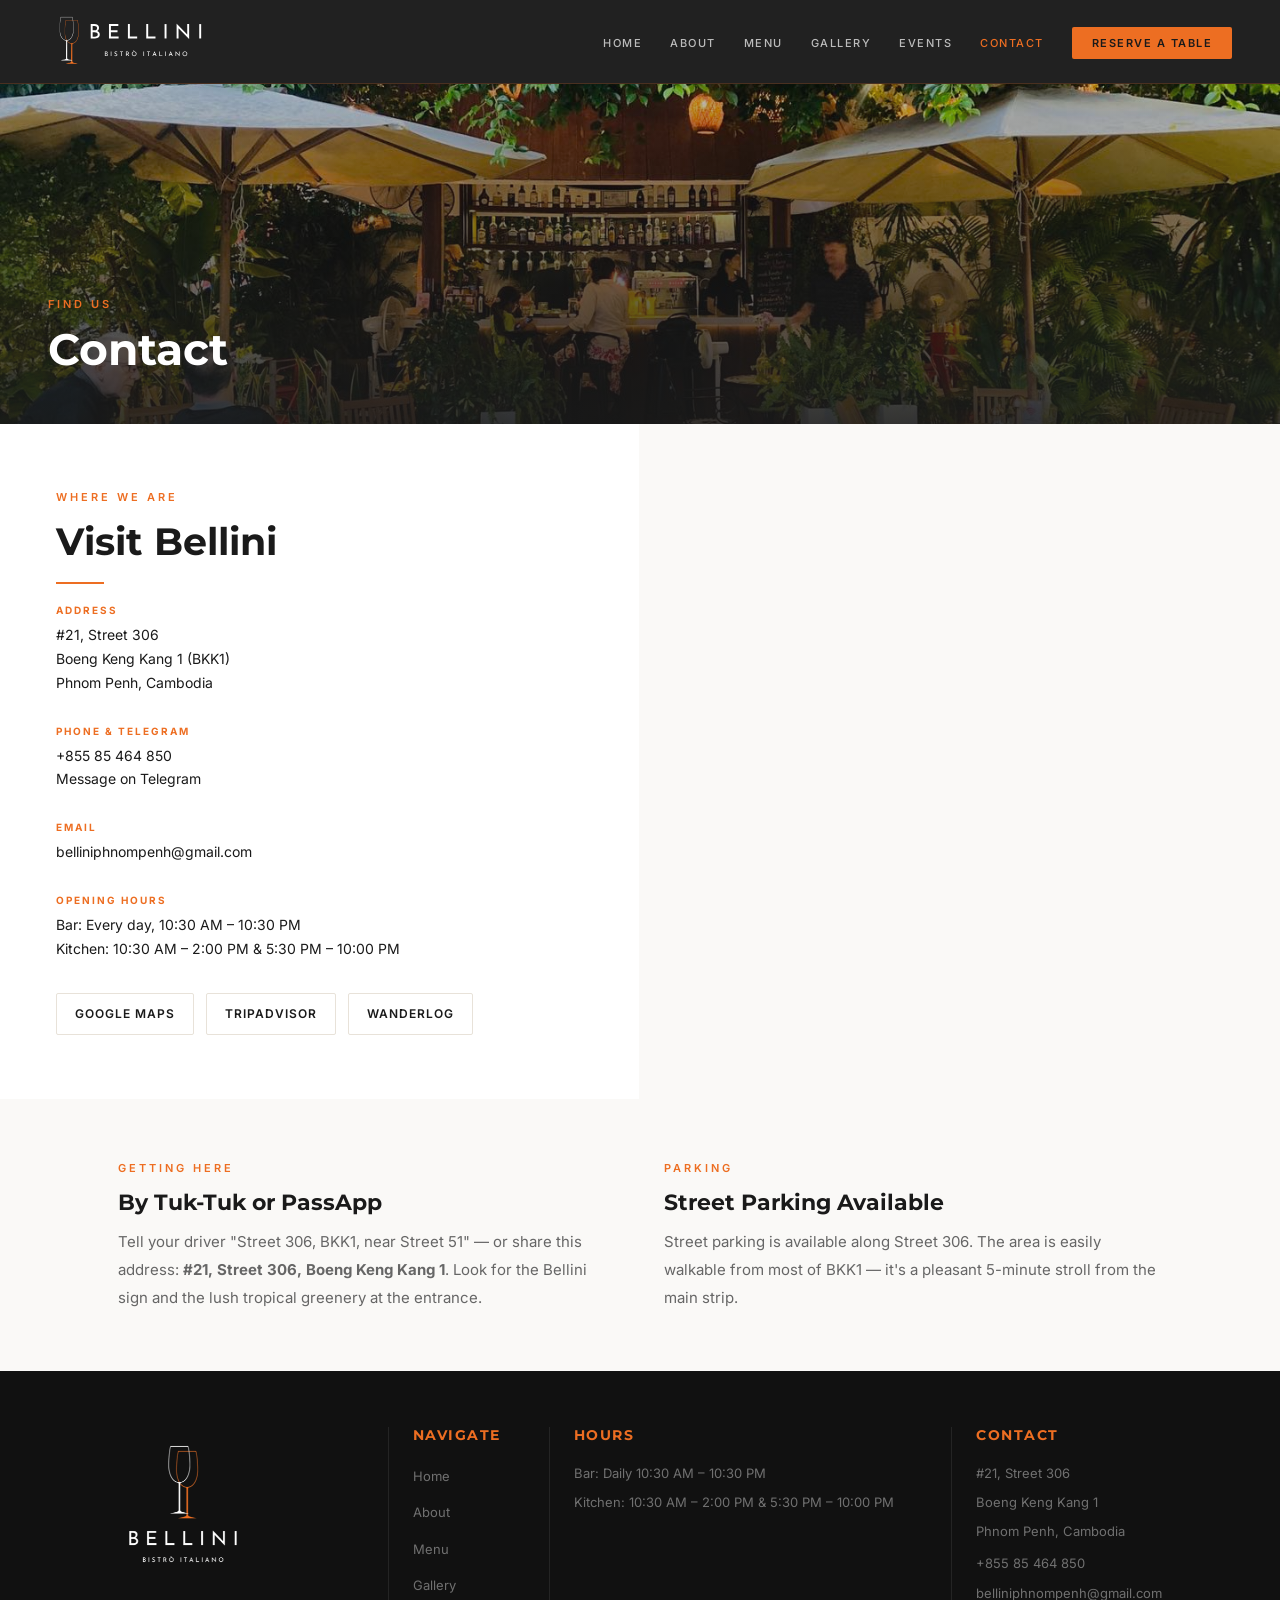
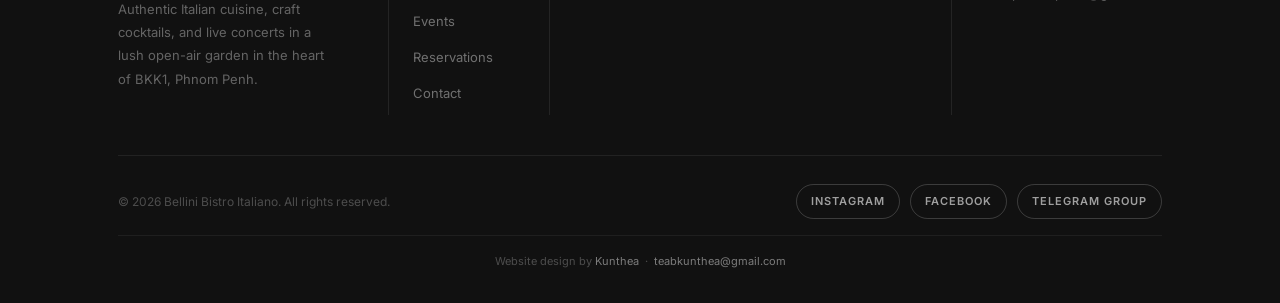
<file: contact.html>
<!DOCTYPE html>
<html lang="en">
<head>
  <meta charset="UTF-8"/>
  <meta name="viewport" content="width=device-width, initial-scale=1.0"/>
  <title>Contact – Bellini Bistro Italiano | BKK1 Phnom Penh</title>
  <meta name="description" content="Find Bellini Bistro Italiano at #21 Street 306, Boeng Keng Kang 1, Phnom Penh. Contact us by Telegram, email, or visit us daily from 10:30 AM."/>
  <meta property="og:title" content="Contact Bellini – #21 Street 306, BKK1, Phnom Penh"/>
  <meta property="og:image" content="https://bellinicambodia.com/images/garden-entrance.jpg"/>
  <meta property="og:url" content="https://bellinicambodia.com/contact.html"/>
  <link rel="canonical" href="https://bellinicambodia.com/contact.html"/>
  <link rel="icon" type="image/png" href="favicon.png"/>
  <link rel="stylesheet" href="style.css"/>
  <!-- Google Analytics — replace G-XXXXXXXXXX with your actual Measurement ID from analytics.google.com -->
  <script async src="https://www.googletagmanager.com/gtag/js?id=G-XXXXXXXXXX"></script>
  <script>
    window.dataLayer = window.dataLayer || [];
    function gtag(){dataLayer.push(arguments);}
    gtag('js', new Date());
    gtag('config', 'G-XXXXXXXXXX');
  </script>
</head>
<body>

<nav>
  <a href="index.html" class="nav-logo">
    <img src="images/logo-nav.svg" alt="Bellini Bistro Italiano">
  </a>
  <ul class="nav-links">
    <li><a href="index.html">Home</a></li>
    <li><a href="about.html">About</a></li>
    <li><a href="menu.html">Menu</a></li>
    <li><a href="gallery.html">Gallery</a></li>
    <li><a href="events.html">Events</a></li>
    <li><a href="contact.html" class="active">Contact</a></li>
    <li class="reserve"><a href="reservations.html">Reserve a Table</a></li>
  </ul>
  <button class="hamburger" onclick="document.getElementById('mobileMenu').classList.toggle('open')">
    <span></span><span></span><span></span>
  </button>
</nav>
<div class="mobile-menu" id="mobileMenu">
  <a href="index.html">Home</a>
  <a href="about.html">About</a>
  <a href="menu.html">Menu</a>
  <a href="gallery.html">Gallery</a>
  <a href="events.html">Events</a>
  <a href="contact.html">Contact</a>
  <a href="reservations.html">Reserve a Table</a>
</div>

<!-- BANNER -->
<div class="page-banner">
  <img src="images/garden-day.jpg" alt="Bellini outdoor garden in Phnom Penh"/>
  <div class="overlay"></div>
  <div class="banner-text">
    <p class="eyebrow">Find Us</p>
    <h1>Contact</h1>
  </div>
</div>

<!-- CONTACT GRID -->
<div class="contact-grid" style="margin-top:0;">
  <div class="contact-info-col">
    <p class="label">Where We Are</p>
    <h2 class="title">Visit Bellini</h2>
    <div class="divider"></div>

    <div class="contact-detail">
      <div>
        <div class="cd-label">Address</div>
        <div class="cd-value">
          #21, Street 306<br/>
          Boeng Keng Kang 1 (BKK1)<br/>
          Phnom Penh, Cambodia
        </div>
      </div>
    </div>

    <div class="contact-detail">
      <div>
        <div class="cd-label">Phone &amp; Telegram</div>
        <div class="cd-value">
          <a href="tel:+85585464850">+855 85 464 850</a><br/>
          <a href="https://t.me/+85585464850" target="_blank" class="link-gold">Message on Telegram</a>
        </div>
      </div>
    </div>

    <div class="contact-detail">
      <div>
        <div class="cd-label">Email</div>
        <div class="cd-value"><a href="mailto:belliniphnompenh@gmail.com">belliniphnompenh@gmail.com</a></div>
      </div>
    </div>

    <div class="contact-detail">
      <div>
        <div class="cd-label">Opening Hours</div>
        <div class="cd-value">
          Bar: Every day, 10:30 AM – 10:30 PM<br/>
          Kitchen: 10:30 AM – 2:00 PM &amp; 5:30 PM – 10:00 PM
        </div>
      </div>
    </div>

    <div class="social-links">
      <a href="https://www.google.com/maps/search/Bellini+Bistro+Italiano+Phnom+Penh" target="_blank" class="social-link">Google Maps</a>
      <a href="https://www.tripadvisor.com/Restaurant_Review-g293940-d27138714-Reviews-Bellini_Phnom_Penh-Phnom_Penh.html" target="_blank" class="social-link">TripAdvisor</a>
      <a href="https://wanderlog.com/place/details/9799487/bellini-italian-bistro--cocktail-bar" target="_blank" class="social-link">Wanderlog</a>
    </div>
  </div>

  <!-- MAP -->
  <div class="contact-map-col">
    <iframe
      src="https://www.google.com/maps/embed?pb=!1m18!1m12!1m3!1d3909.0!2d104.928!3d11.556!2m3!1f0!2f0!3f0!3m2!1i1024!2i768!4f13.1!3m3!1m2!1s0x310951003329d445%3A0x74a56c5787ad49c7!2sBellini%20Bistro%20Italiano!5e0!3m2!1sen!2skh!4v1683000000000!5m2!1sen!2skh"
      allowfullscreen="" loading="lazy" referrerpolicy="no-referrer-when-downgrade"
      title="Bellini Bistro Italiano location on Google Maps">
    </iframe>
  </div>
</div>

<!-- HOW TO FIND US -->
<div class="section-sm">
  <div class="container">
    <div style="display:grid; grid-template-columns:1fr 1fr; gap:48px;">
      <div>
        <p class="label">Getting Here</p>
        <h3 style="font-size:22px; margin-bottom:12px; color:var(--dark);">By Tuk-Tuk or PassApp</h3>
        <p class="subtitle">Tell your driver "Street 306, BKK1, near Street 51" — or share this address: <strong>#21, Street 306, Boeng Keng Kang 1</strong>. Look for the Bellini sign and the lush tropical greenery at the entrance.</p>
      </div>
      <div>
        <p class="label">Parking</p>
        <h3 style="font-size:22px; margin-bottom:12px; color:var(--dark);">Street Parking Available</h3>
        <p class="subtitle">Street parking is available along Street 306. The area is easily walkable from most of BKK1 — it's a pleasant 5-minute stroll from the main strip.</p>
      </div>
    </div>
  </div>
</div>

<!-- FOOTER -->
<footer>
  <div class="container">
    <div class="footer-grid">
      <div class="footer-brand">
        <img loading="lazy" src="images/logo.png" alt="Bellini Bistro Italiano" style="width:130px; border-radius:4px; margin-bottom:16px;"/>
        <p>Authentic Italian cuisine, craft cocktails, and live concerts in a lush open-air garden in the heart of BKK1, Phnom Penh.</p>
      </div>
      <div class="footer-col">
        <h4>Navigate</h4>
        <ul>
          <li><a href="index.html">Home</a></li>
          <li><a href="about.html">About</a></li>
          <li><a href="menu.html">Menu</a></li>
          <li><a href="gallery.html">Gallery</a></li>
          <li><a href="events.html">Events</a></li>
          <li><a href="reservations.html">Reservations</a></li>
          <li><a href="contact.html">Contact</a></li>
        </ul>
      </div>
      <div class="footer-col">
        <h4>Hours</h4>
        <p>Bar: Daily 10:30 AM – 10:30 PM</p>
        <p>Kitchen: 10:30 AM – 2:00 PM &amp; 5:30 PM – 10:00 PM</p>
      </div>
      <div class="footer-col">
        <h4>Contact</h4>
        <p>#21, Street 306</p>
        <p>Boeng Keng Kang 1</p>
        <p>Phnom Penh, Cambodia</p>
        <p style="margin-top:10px;"><a href="tel:+85585464850" style="color:rgba(255,255,255,0.4);">+855 85 464 850</a></p>
        <p><a href="mailto:belliniphnompenh@gmail.com" style="color:rgba(255,255,255,0.4);">belliniphnompenh@gmail.com</a></p>
      </div>
    </div>
    <div class="footer-bottom">
      <span>© <span id="copyright-year">2026</span> Bellini Bistro Italiano. All rights reserved.</span><script>document.getElementById("copyright-year").textContent=new Date().getFullYear();</script>
      <div class="footer-social">
        <a href="https://www.instagram.com/bellinicambodia" target="_blank">Instagram</a>
        <a href="https://www.facebook.com/belliniphnompenh" target="_blank">Facebook</a>
        <a href="https://t.me/bellinicambodia" target="_blank">Telegram Group</a>
      </div>
    </div>
    <div style="text-align:center; margin-top:16px; padding-top:16px; border-top:1px solid rgba(255,255,255,0.06); font-size:11px; color:rgba(255,255,255,0.25);">
      Website design by <a href="https://t.me/+85577749922" target="_blank" style="color:rgba(255,255,255,0.45); text-decoration:none;">Kunthea</a> &nbsp;·&nbsp; <a href="mailto:teabkunthea@gmail.com" style="color:rgba(255,255,255,0.45); text-decoration:none;">teabkunthea@gmail.com</a>
    </div>
  </div>
</footer>

</body>
</html>
</file>
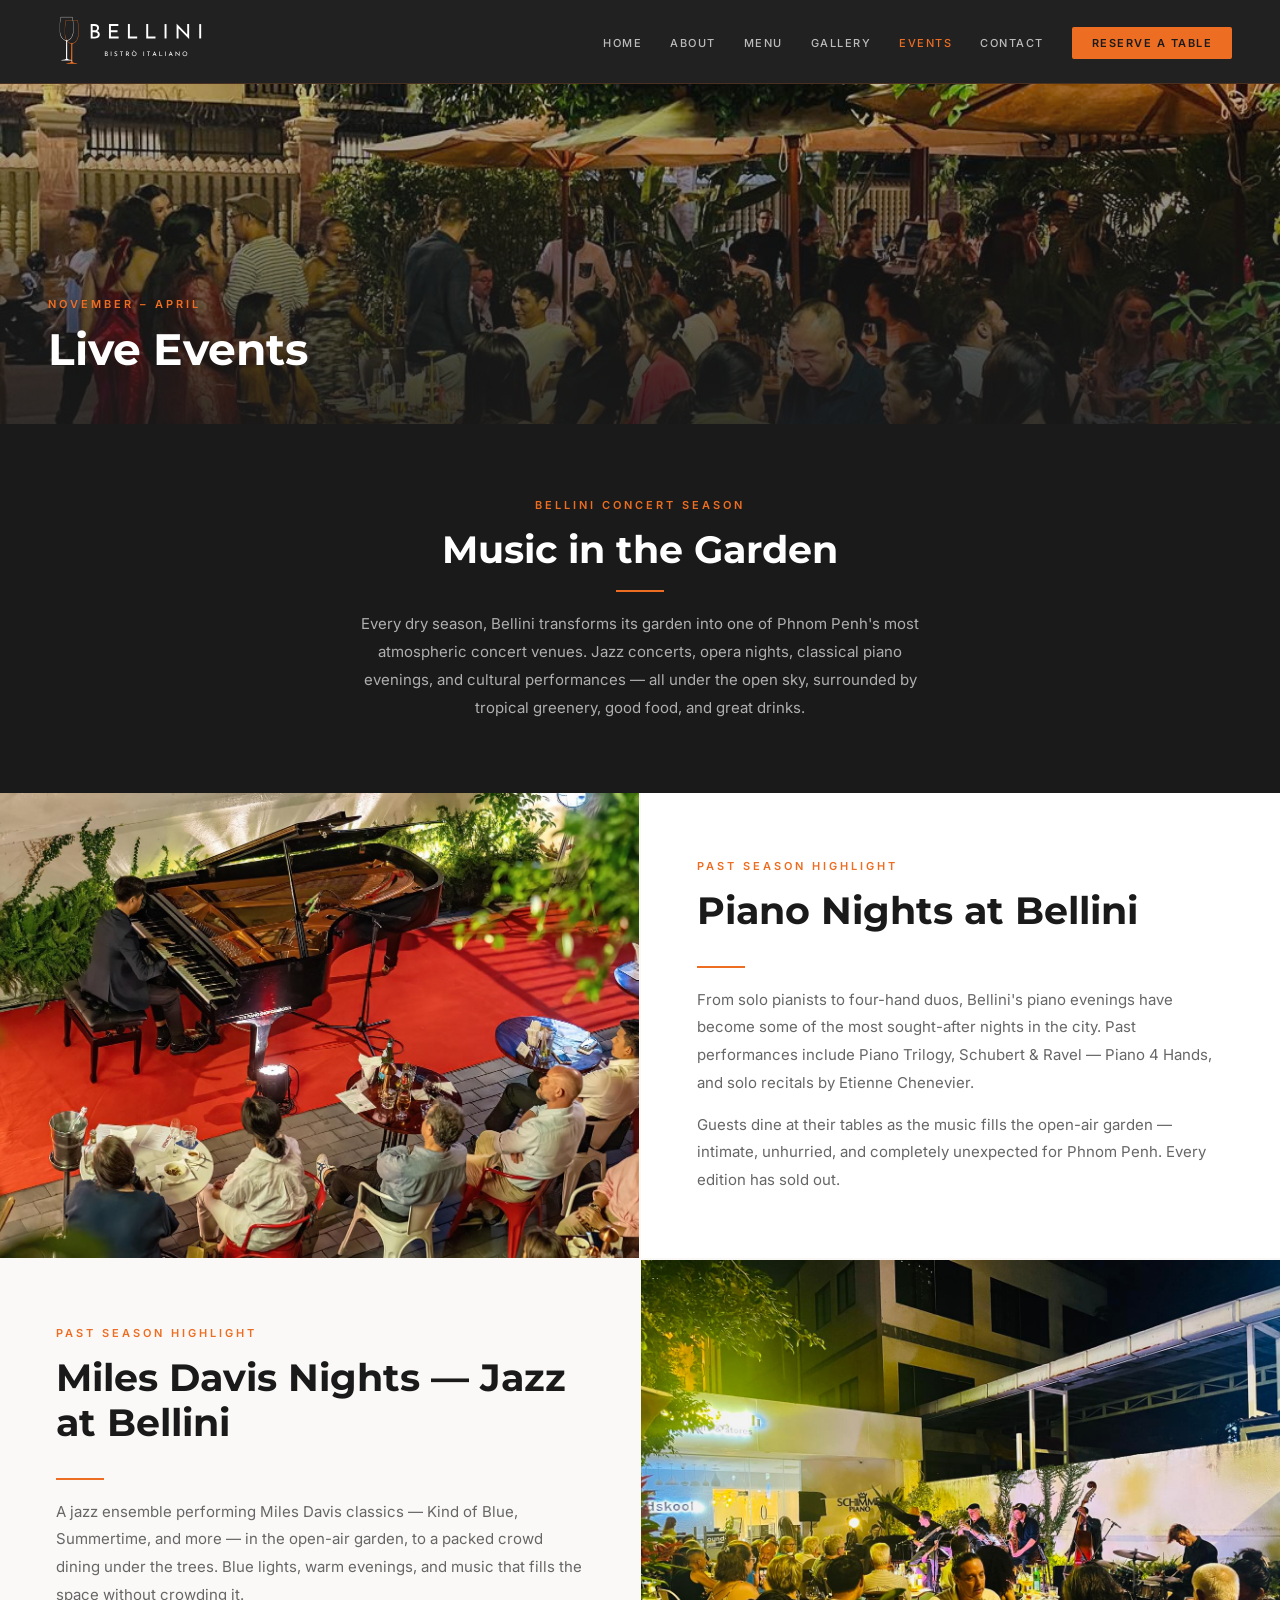
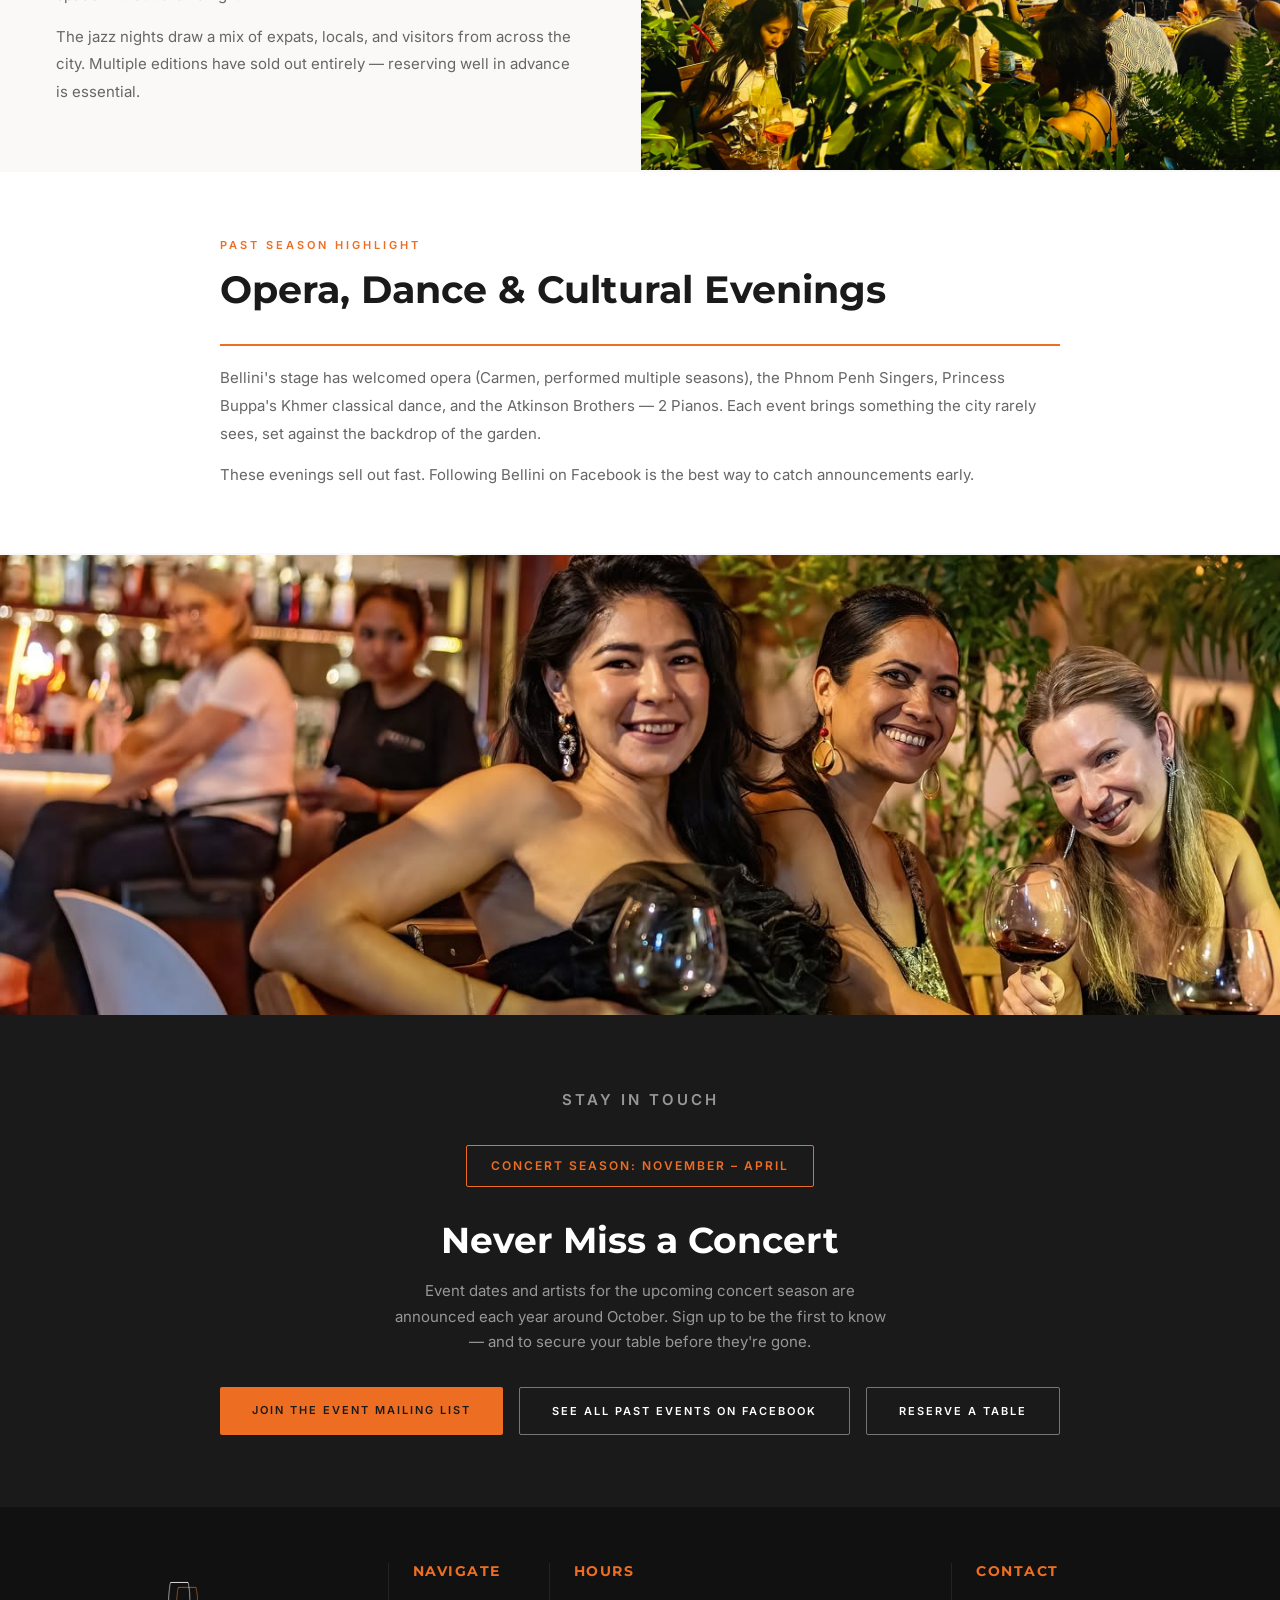
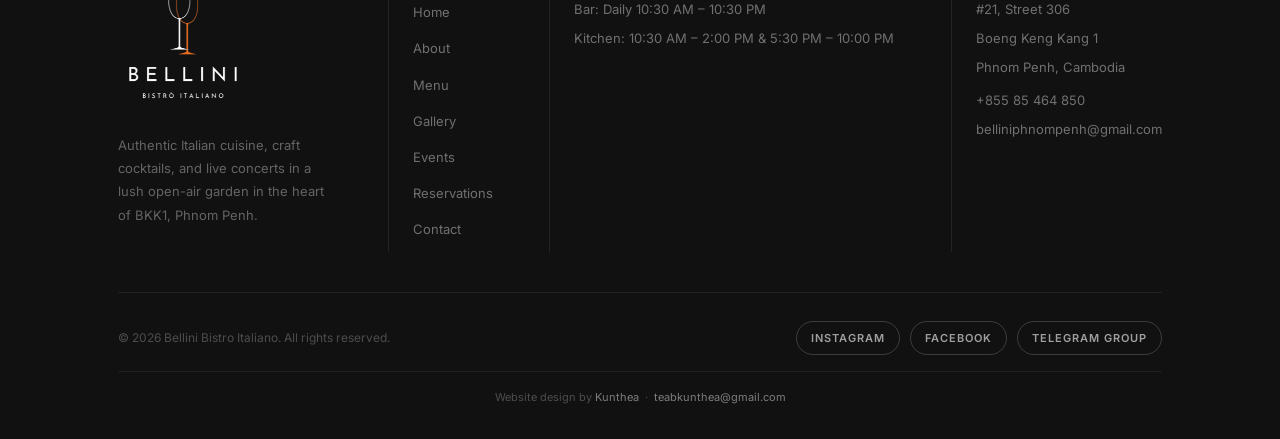
<file: events.html>
<!DOCTYPE html>
<html lang="en">
<head>
  <meta charset="UTF-8"/>
  <meta name="viewport" content="width=device-width, initial-scale=1.0"/>
  <title>Events – Bellini Bistro Italiano | Live Concerts Phnom Penh</title>
  <meta name="description" content="Bellini hosts open-air jazz, classical piano, opera, and cultural concerts every dry season (November–April) in their lush open-air garden in BKK1, Phnom Penh. One of Cambodia's most unique dining experiences."/>
  <meta name="keywords" content="live jazz concert Phnom Penh, classical music dinner Cambodia, outdoor concert Phnom Penh, live music restaurant BKK1, Bellini concert season"/>
  <meta property="og:title" content="Bellini Events – Live Concerts in the Garden, Phnom Penh"/>
  <meta property="og:image" content="https://bellinicambodia.com/images/jazz-concert.jpg"/>
  <meta property="og:url" content="https://bellinicambodia.com/events.html"/>
  <link rel="canonical" href="https://bellinicambodia.com/events.html"/>
  <link rel="icon" type="image/png" href="favicon.png"/>
  <link rel="stylesheet" href="style.css"/>
  <!-- Google Analytics — replace G-XXXXXXXXXX with your actual Measurement ID from analytics.google.com -->
  <script async src="https://www.googletagmanager.com/gtag/js?id=G-XXXXXXXXXX"></script>
  <script>
    window.dataLayer = window.dataLayer || [];
    function gtag(){dataLayer.push(arguments);}
    gtag('js', new Date());
    gtag('config', 'G-XXXXXXXXXX');
  </script>
</head>
<body>

<nav>
  <a href="index.html" class="nav-logo">
    <img src="images/logo-nav.svg" alt="Bellini Bistro Italiano">
  </a>
  <ul class="nav-links">
    <li><a href="index.html">Home</a></li>
    <li><a href="about.html">About</a></li>
    <li><a href="menu.html">Menu</a></li>
    <li><a href="gallery.html">Gallery</a></li>
    <li><a href="events.html" class="active">Events</a></li>
    <li><a href="contact.html">Contact</a></li>
    <li class="reserve"><a href="reservations.html">Reserve a Table</a></li>
  </ul>
  <button class="hamburger" onclick="document.getElementById('mobileMenu').classList.toggle('open')">
    <span></span><span></span><span></span>
  </button>
</nav>
<div class="mobile-menu" id="mobileMenu">
  <a href="index.html">Home</a>
  <a href="about.html">About</a>
  <a href="menu.html">Menu</a>
  <a href="gallery.html">Gallery</a>
  <a href="events.html">Events</a>
  <a href="contact.html">Contact</a>
  <a href="reservations.html">Reserve a Table</a>
</div>

<!-- BANNER -->
<div class="page-banner">
  <img src="images/concert-crowd-garden.jpg" alt="Full crowd at Bellini concert night — packed outdoor garden"/>
  <div class="overlay"></div>
  <div class="banner-text">
    <p class="eyebrow">November – April</p>
    <h1>Live Events</h1>
  </div>
</div>

<!-- INTRO -->
<div class="events-hero-strip">
  <div class="container" style="text-align:center;">
    <p class="label" style="display:block;">Bellini Concert Season</p>
    <h2 class="title title-light">Music in the Garden</h2>
    <div class="divider" style="margin:18px auto;"></div>
    <p class="subtitle subtitle-light" style="margin:0 auto;">Every dry season, Bellini transforms its garden into one of Phnom Penh's most atmospheric concert venues. Jazz concerts, opera nights, classical piano evenings, and cultural performances — all under the open sky, surrounded by tropical greenery, good food, and great drinks.</p>
  </div>
</div>

<div id="past-events-content"></div>

<!-- CLOSING IMAGE -->
<div class="events-closing-img">
  <img loading="lazy" src="images/concert-guests.jpg" alt="Guests toasting with wine at a Bellini concert evening"/>
</div>

<div id="events-dynamic-content"></div>

<script>
(function(){
  function e(s){return String(s||'').replace(/&/g,'&amp;').replace(/</g,'&lt;').replace(/>/g,'&gt;');}
  fetch('content.json')
    .then(function(r){return r.json();})
    .then(function(data){
      var ev=data.events;
      // Past events (alternating layout)
      var ph=ev.pastEvents.map(function(evt,i){
        var imgLeft=i%2===0;
        var imgDiv='<div class="events-season-img"><img loading="lazy" src="images/'+e(evt.image)+'" alt="'+e(evt.imageAlt)+'"/></div>';
        var textStyle=imgLeft?'':'background:var(--cream);';
        var textDiv='<div class="events-season-text" style="'+textStyle+'">'
          +'<p class="label">'+e(evt.label)+'</p>'
          +'<h2 class="title">'+e(evt.title)+'</h2>'
          +'<div class="divider"></div>'
          +(evt.text1?'<p class="subtitle">'+e(evt.text1)+'</p>':'')
          +(evt.text2?'<p class="subtitle" style="margin-top:14px">'+e(evt.text2)+'</p>':'')
          +'</div>';
        var hasImg=!!evt.image;
        var inner=hasImg?(imgLeft?imgDiv+textDiv:textDiv+imgDiv):textDiv;
        return '<div class="events-season'+(hasImg?'':' no-image')+'"'
          +(i>0?' style="margin-top:2px"':'')+'>'+inner+'</div>';
      }).join('');
      document.getElementById('past-events-content').innerHTML=ph;
      // Reservation block + next season
      var res=ev.showReservationBlock
        ?'<div class="event-res-block"><div class="container">'
          +'<p class="label" style="display:block;text-align:center">Concert Season</p>'
          +'<h2>Reserve Your Seat</h2>'
          +'<p>Tables for concert evenings fill up fast — sometimes within hours of the announcement. To secure your spot, message us directly with your preferred date and number of guests.</p>'
          +'<div style="display:flex;gap:16px;justify-content:center;flex-wrap:wrap">'
          +'<a href="https://t.me/+85585464850" target="_blank" class="btn btn-gold">Reserve via Telegram</a>'
          +'<a href="mailto:belliniphnompenh@gmail.com" class="btn btn-outline-dark">Reserve via Email</a>'
          +'</div></div></div>'
        :'';
      var season='<div class="next-season"><div class="container">'
        +'<p class="label" style="display:block;text-align:center">Stay in Touch</p>'
        +'<div class="season-badge">'+e(ev.nextSeasonBadge)+'</div>'
        +'<h2>'+e(ev.nextSeasonHeading)+'</h2>'
        +'<p>'+e(ev.nextSeasonText)+'</p>'
        +'<div style="display:flex;gap:16px;justify-content:center;flex-wrap:wrap">'
        +'<a href="https://0715779b.sibforms.com/serve/[base64]" target="_blank" class="btn btn-gold">Join the Event Mailing List</a>'
        +'<a href="https://www.facebook.com/belliniphnompenh/events" target="_blank" class="btn btn-outline">See All Past Events on Facebook</a>'
        +'<a href="reservations.html" class="btn btn-outline">Reserve a Table</a>'
        +'</div></div></div>';
      document.getElementById('events-dynamic-content').innerHTML=res+season;
    })
    .catch(function(){
      document.getElementById('events-dynamic-content').innerHTML='<div class="next-season"><div class="container"><p>Content temporarily unavailable. Please refresh.</p></div></div>';
    });
})();
</script>

<!-- FOOTER -->
<footer>
  <div class="container">
    <div class="footer-grid">
      <div class="footer-brand">
        <img loading="lazy" src="images/logo.png" alt="Bellini Bistro Italiano" style="width:130px; border-radius:4px; margin-bottom:16px;"/>
        <p>Authentic Italian cuisine, craft cocktails, and live concerts in a lush open-air garden in the heart of BKK1, Phnom Penh.</p>
      </div>
      <div class="footer-col">
        <h4>Navigate</h4>
        <ul>
          <li><a href="index.html">Home</a></li>
          <li><a href="about.html">About</a></li>
          <li><a href="menu.html">Menu</a></li>
          <li><a href="gallery.html">Gallery</a></li>
          <li><a href="events.html">Events</a></li>
          <li><a href="reservations.html">Reservations</a></li>
          <li><a href="contact.html">Contact</a></li>
        </ul>
      </div>
      <div class="footer-col">
        <h4>Hours</h4>
        <p>Bar: Daily 10:30 AM – 10:30 PM</p>
        <p>Kitchen: 10:30 AM – 2:00 PM &amp; 5:30 PM – 10:00 PM</p>
      </div>
      <div class="footer-col">
        <h4>Contact</h4>
        <p>#21, Street 306</p>
        <p>Boeng Keng Kang 1</p>
        <p>Phnom Penh, Cambodia</p>
        <p style="margin-top:10px;"><a href="tel:+85585464850" style="color:rgba(255,255,255,0.4);">+855 85 464 850</a></p>
        <p><a href="mailto:belliniphnompenh@gmail.com" style="color:rgba(255,255,255,0.4);">belliniphnompenh@gmail.com</a></p>
      </div>
    </div>
    <div class="footer-bottom">
      <span>© <span id="copyright-year">2026</span> Bellini Bistro Italiano. All rights reserved.</span><script>document.getElementById("copyright-year").textContent=new Date().getFullYear();</script>
      <div class="footer-social">
        <a href="https://www.instagram.com/bellinicambodia" target="_blank">Instagram</a>
        <a href="https://www.facebook.com/belliniphnompenh" target="_blank">Facebook</a>
        <a href="https://t.me/bellinicambodia" target="_blank">Telegram Group</a>
      </div>
    </div>
    <div style="text-align:center; margin-top:16px; padding-top:16px; border-top:1px solid rgba(255,255,255,0.06); font-size:11px; color:rgba(255,255,255,0.25);">
      Website design by <a href="https://t.me/+85577749922" target="_blank" style="color:rgba(255,255,255,0.45); text-decoration:none;">Kunthea</a> &nbsp;·&nbsp; <a href="mailto:teabkunthea@gmail.com" style="color:rgba(255,255,255,0.45); text-decoration:none;">teabkunthea@gmail.com</a>
    </div>
  </div>
</footer>

</body>
</html>
</file>
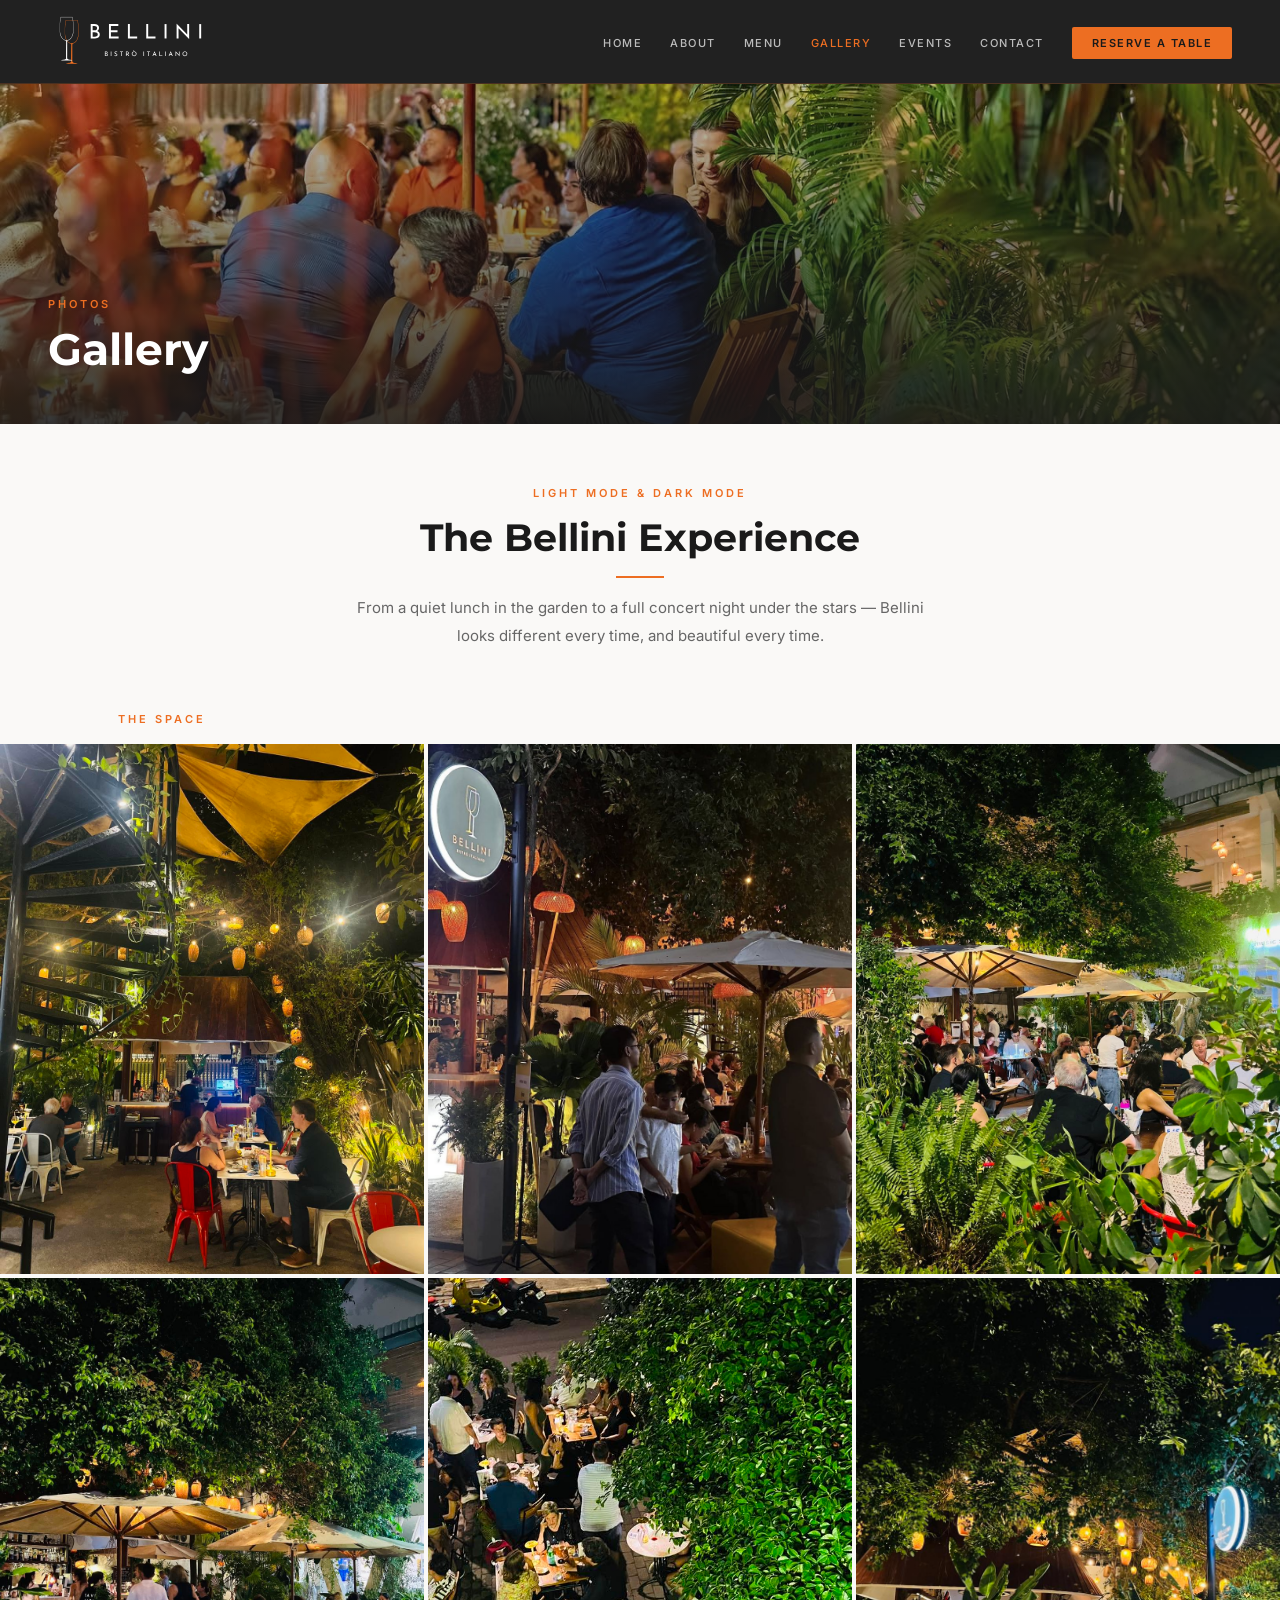
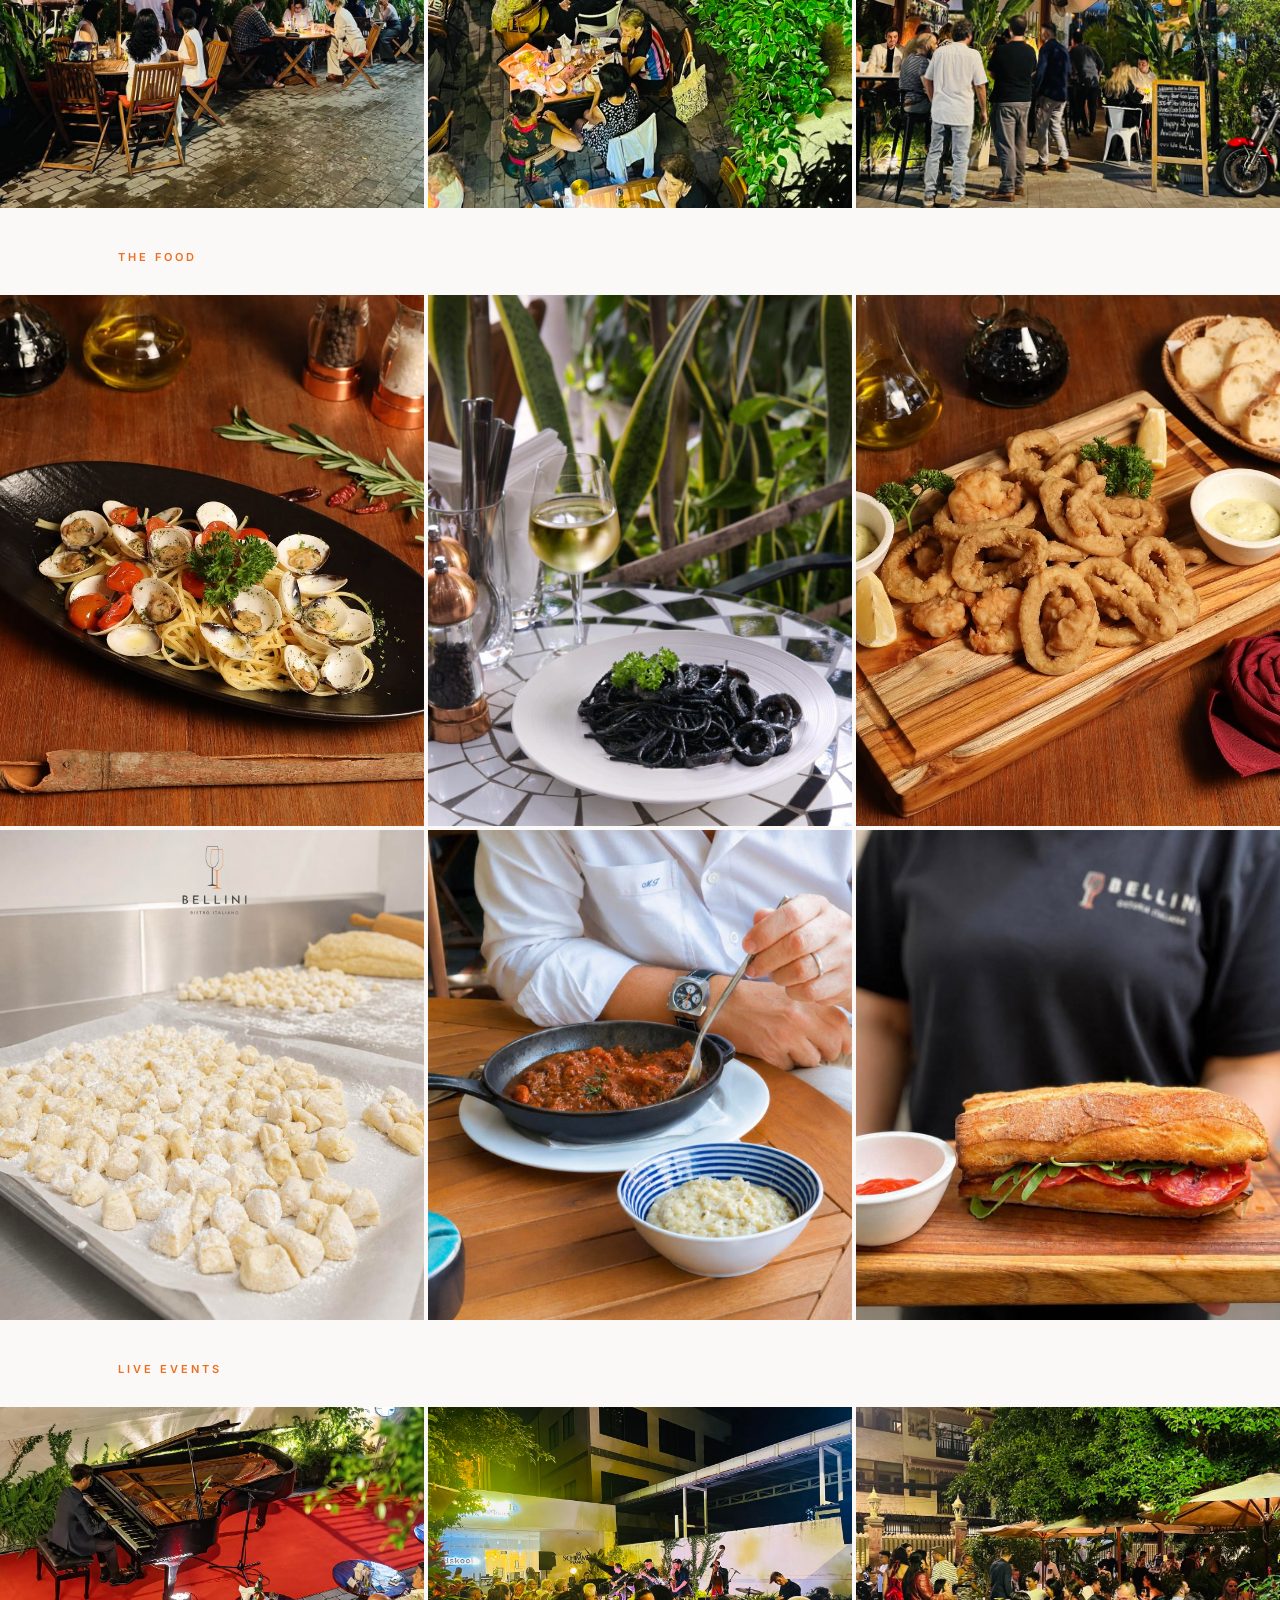
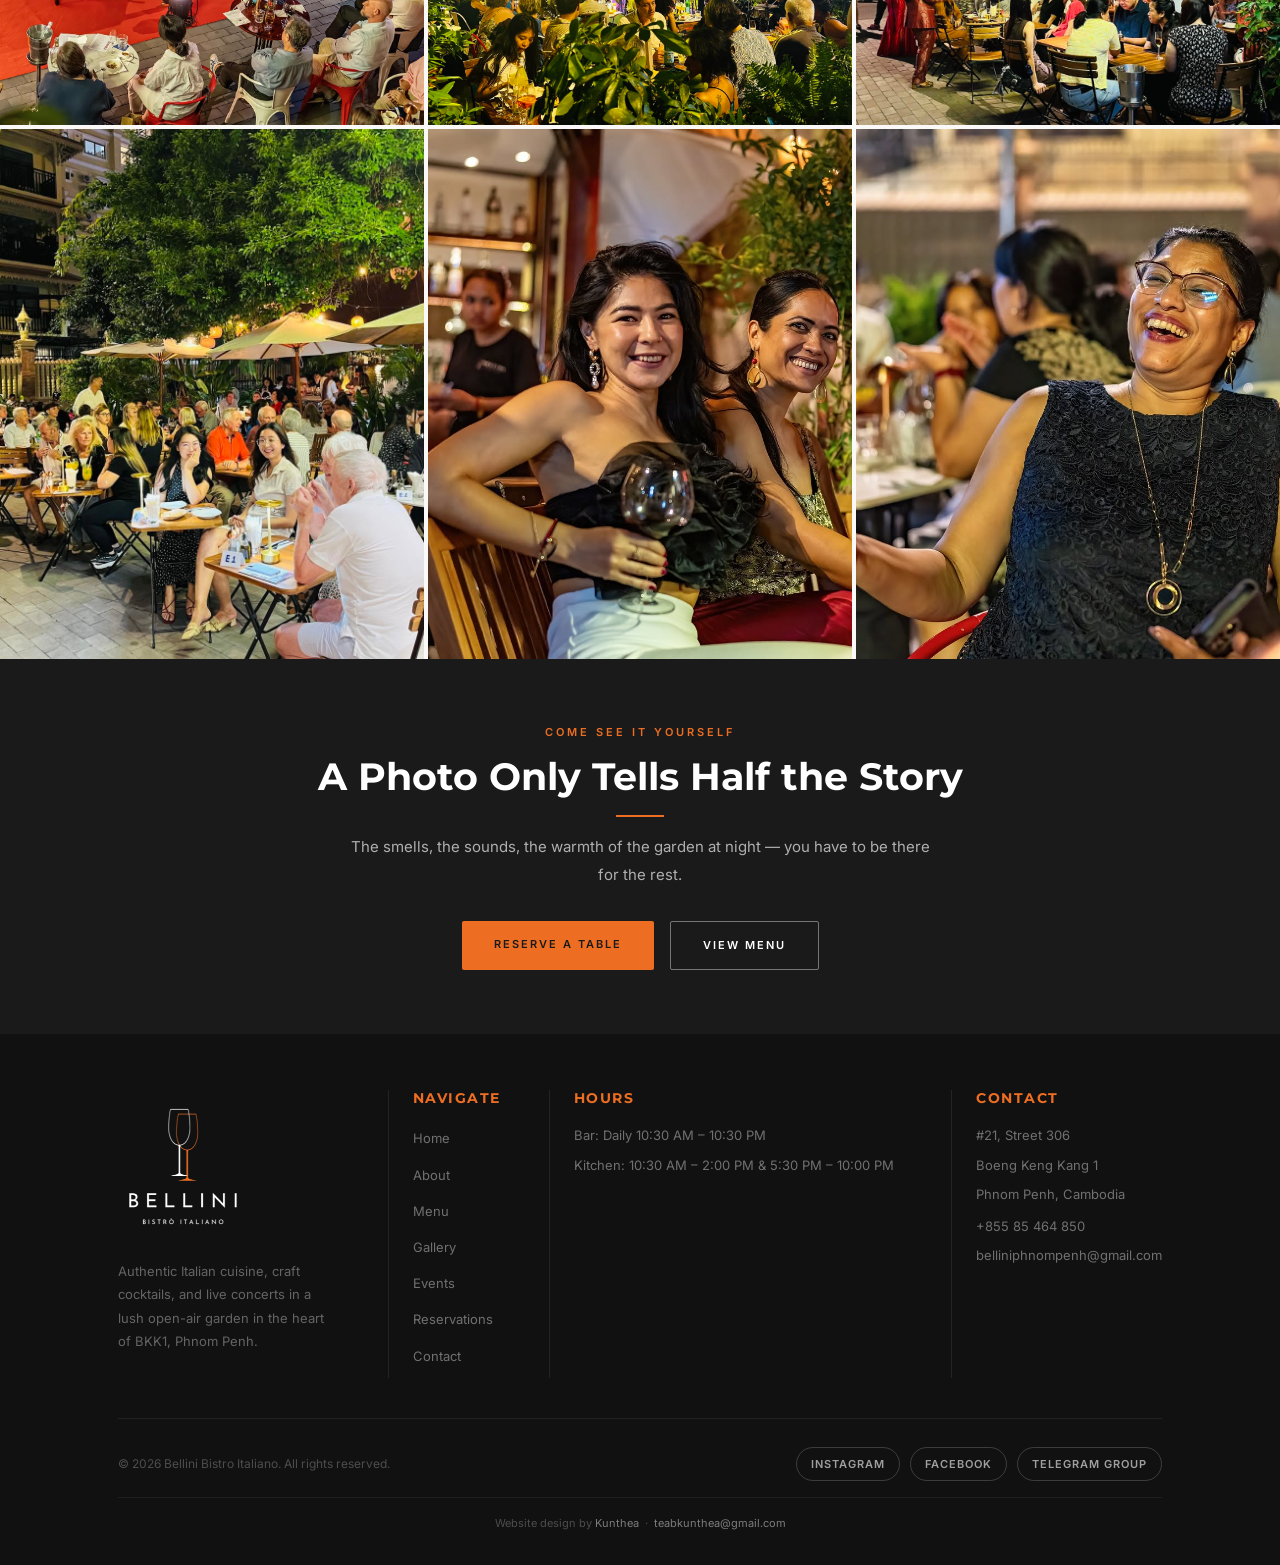
<file: gallery.html>
<!DOCTYPE html>
<html lang="en">
<head>
  <meta charset="UTF-8"/>
  <meta name="viewport" content="width=device-width, initial-scale=1.0"/>
  <title>Gallery – Bellini Bistro Italiano | Italian Restaurant Phnom Penh</title>
  <meta name="description" content="Photos of Bellini Bistro Italiano — the lush open-air garden, Italian dishes, cocktails, and live concerts in BKK1, Phnom Penh, Cambodia."/>
  <meta property="og:image" content="https://bellinicambodia.com/images/garden-entrance.jpg"/>
  <meta property="og:url" content="https://bellinicambodia.com/gallery.html"/>
  <link rel="canonical" href="https://bellinicambodia.com/gallery.html"/>
  <link rel="icon" type="image/png" href="favicon.png"/>
  <link rel="stylesheet" href="style.css"/>
  <!-- Google Analytics — replace G-XXXXXXXXXX with your actual Measurement ID from analytics.google.com -->
  <script async src="https://www.googletagmanager.com/gtag/js?id=G-XXXXXXXXXX"></script>
  <script>
    window.dataLayer = window.dataLayer || [];
    function gtag(){dataLayer.push(arguments);}
    gtag('js', new Date());
    gtag('config', 'G-XXXXXXXXXX');
  </script>
</head>
<body>

<nav>
  <a href="index.html" class="nav-logo">
    <img src="images/logo-nav.svg" alt="Bellini Bistro Italiano">
  </a>
  <ul class="nav-links">
    <li><a href="index.html">Home</a></li>
    <li><a href="about.html">About</a></li>
    <li><a href="menu.html">Menu</a></li>
    <li><a href="gallery.html" class="active">Gallery</a></li>
    <li><a href="events.html">Events</a></li>
    <li><a href="contact.html">Contact</a></li>
    <li class="reserve"><a href="reservations.html">Reserve a Table</a></li>
  </ul>
  <button class="hamburger" onclick="document.getElementById('mobileMenu').classList.toggle('open')">
    <span></span><span></span><span></span>
  </button>
</nav>
<div class="mobile-menu" id="mobileMenu">
  <a href="index.html">Home</a>
  <a href="about.html">About</a>
  <a href="menu.html">Menu</a>
  <a href="gallery.html">Gallery</a>
  <a href="events.html">Events</a>
  <a href="contact.html">Contact</a>
  <a href="reservations.html">Reserve a Table</a>
</div>

<!-- BANNER -->
<div class="page-banner">
  <img src="images/gallery-intro.jpg" alt="Guests dining under an umbrella at Bellini, warm lanterns glowing through the garden" style="object-position:center 75%;"/>
  <div class="overlay"></div>
  <div class="banner-text">
    <p class="eyebrow">Photos</p>
    <h1>Gallery</h1>
  </div>
</div>

<!-- GALLERY INTRO -->
<div class="section-sm">
  <div class="container" style="text-align:center;">
    <p class="label" style="display:block;">Light Mode &amp; Dark Mode</p>
    <h2 class="title">The Bellini Experience</h2>
    <div class="divider" style="margin:16px auto;"></div>
    <p class="subtitle" style="margin:0 auto;">From a quiet lunch in the garden to a full concert night under the stars — Bellini looks different every time, and beautiful every time.</p>
  </div>
</div>

<!-- ATMOSPHERE -->
<div style="padding-bottom:4px;">
  <div class="container">
    <p class="label" style="margin-bottom:16px;">The Space</p>
  </div>
  <div class="gallery-grid">
    <div class="gallery-item">
      <img loading="lazy" src="images/garden-lanterns.jpg" alt="Bellini bar and spiral staircase at night, guests dining under string lights"/>
    </div>
    <div class="gallery-item">
      <img loading="lazy" src="images/bellini-sign-night.jpg" alt="Illuminated Bellini Bistro Italiano sign at the entrance, garden and bar at night"/>
    </div>
    <div class="gallery-item">
      <img loading="lazy" src="images/garden-packed.jpg" alt="Bellini full garden at night — lush tropical plants and warm lanterns"/>
    </div>
    <div class="gallery-item">
      <img loading="lazy" src="images/garden-umbrellas.jpg" alt="Bellini garden at night with umbrellas and guests dining"/>
    </div>
    <div class="gallery-item">
      <img loading="lazy" src="images/garden-aerial.jpg" alt="Aerial view of packed Bellini garden at night"/>
    </div>
    <div class="gallery-item">
      <img loading="lazy" src="images/garden-exterior.jpg" alt="Bellini exterior at night with Bellini sign and motorbike"/>
    </div>
  </div>
</div>

<!-- FOOD & BAR -->
<div style="padding:4px 0;">
  <div class="container" style="padding:32px 48px 16px;">
    <p class="label">The Food</p>
  </div>
  <div class="gallery-grid">
    <div class="gallery-item">
      <img loading="lazy" src="images/spaghetti-vongole.jpg" alt="Spaghetti Vongole on black oval plate at Bellini"/>
    </div>
    <div class="gallery-item">
      <img loading="lazy" src="images/black-ink-pasta.jpg" alt="Spaghetti Black Ink at Bellini"/>
    </div>
    <div class="gallery-item">
      <img loading="lazy" src="images/fritto-misto.jpg" alt="Fritto misto — calamari and shrimp on wooden board at Bellini"/>
    </div>
    <div class="gallery-item">
      <img loading="lazy" src="images/gnocchi-prep.jpg" alt="Fresh gnocchi being hand-rolled in the Bellini kitchen"/>
    </div>
    <div class="gallery-item">
      <img loading="lazy" src="images/braised-risotto.jpg" alt="Guest enjoying braised beef and risotto at Bellini"/>
    </div>
    <div class="gallery-item">
      <img loading="lazy" src="images/panino-board.jpg" alt="Bellini panino sandwich served on a wooden board"/>
    </div>
  </div>
</div>

<!-- EVENTS -->
<div style="padding:4px 0 0;">
  <div class="container" style="padding:32px 48px 16px;">
    <p class="label">Live Events</p>
  </div>
  <div class="gallery-grid">
    <div class="gallery-item">
      <img loading="lazy" src="images/concert-piano-aerial.jpg" alt="Grand piano concert at Bellini — aerial view, red carpet, audience dining"/>
    </div>
    <div class="gallery-item">
      <img loading="lazy" src="images/concert-jazz-band.jpg" alt="Jazz band performing live at Bellini garden, Phnom Penh"/>
    </div>
    <div class="gallery-item">
      <img loading="lazy" src="images/concert-crowd-garden.jpg" alt="Full crowd at Bellini concert night — packed outdoor garden"/>
    </div>
    <div class="gallery-item">
      <img loading="lazy" src="images/concert-full-house.jpg" alt="Full house at Bellini concert night, guests dining under the trees"/>
    </div>
    <div class="gallery-item">
      <img loading="lazy" src="images/concert-guests.jpg" alt="Guests toasting with wine at a Bellini concert evening"/>
    </div>
    <div class="gallery-item">
      <img loading="lazy" src="images/concert-guests-laughing.jpg" alt="Guests laughing together at a Bellini concert evening"/>
    </div>
  </div>
</div>

<!-- CTA -->
<div class="section-sm dark-bg" style="text-align:center; padding:64px 0;">
  <div class="container">
    <p class="label" style="display:block;">Come See It Yourself</p>
    <h2 class="title title-light">A Photo Only Tells Half the Story</h2>
    <div class="divider" style="margin:16px auto;"></div>
    <p class="subtitle subtitle-light" style="margin:0 auto;">The smells, the sounds, the warmth of the garden at night — you have to be there for the rest.</p>
    <div style="display:flex; gap:16px; justify-content:center; margin-top:32px; flex-wrap:wrap;">
      <a href="reservations.html" class="btn btn-gold">Reserve a Table</a>
      <a href="menu.html" class="btn btn-outline">View Menu</a>
    </div>
  </div>
</div>

<!-- FOOTER -->
<footer>
  <div class="container">
    <div class="footer-grid">
      <div class="footer-brand">
        <img loading="lazy" src="images/logo.png" alt="Bellini Bistro Italiano" style="width:130px; border-radius:4px; margin-bottom:16px;"/>
        <p>Authentic Italian cuisine, craft cocktails, and live concerts in a lush open-air garden in the heart of BKK1, Phnom Penh.</p>
      </div>
      <div class="footer-col">
        <h4>Navigate</h4>
        <ul>
          <li><a href="index.html">Home</a></li>
          <li><a href="about.html">About</a></li>
          <li><a href="menu.html">Menu</a></li>
          <li><a href="gallery.html">Gallery</a></li>
          <li><a href="events.html">Events</a></li>
          <li><a href="reservations.html">Reservations</a></li>
          <li><a href="contact.html">Contact</a></li>
        </ul>
      </div>
      <div class="footer-col">
        <h4>Hours</h4>
        <p>Bar: Daily 10:30 AM – 10:30 PM</p>
        <p>Kitchen: 10:30 AM – 2:00 PM &amp; 5:30 PM – 10:00 PM</p>
      </div>
      <div class="footer-col">
        <h4>Contact</h4>
        <p>#21, Street 306</p>
        <p>Boeng Keng Kang 1</p>
        <p>Phnom Penh, Cambodia</p>
        <p style="margin-top:10px;"><a href="tel:+85585464850" style="color:rgba(255,255,255,0.4);">+855 85 464 850</a></p>
        <p><a href="mailto:belliniphnompenh@gmail.com" style="color:rgba(255,255,255,0.4);">belliniphnompenh@gmail.com</a></p>
      </div>
    </div>
    <div class="footer-bottom">
      <span>© <span id="copyright-year">2026</span> Bellini Bistro Italiano. All rights reserved.</span><script>document.getElementById("copyright-year").textContent=new Date().getFullYear();</script>
      <div class="footer-social">
        <a href="https://www.instagram.com/bellinicambodia" target="_blank">Instagram</a>
        <a href="https://www.facebook.com/belliniphnompenh" target="_blank">Facebook</a>
        <a href="https://t.me/bellinicambodia" target="_blank">Telegram Group</a>
      </div>
    </div>
    <div style="text-align:center; margin-top:16px; padding-top:16px; border-top:1px solid rgba(255,255,255,0.06); font-size:11px; color:rgba(255,255,255,0.25);">
      Website design by <a href="https://t.me/+85577749922" target="_blank" style="color:rgba(255,255,255,0.45); text-decoration:none;">Kunthea</a> &nbsp;·&nbsp; <a href="mailto:teabkunthea@gmail.com" style="color:rgba(255,255,255,0.45); text-decoration:none;">teabkunthea@gmail.com</a>
    </div>
  </div>
</footer>

</body>
</html>
</file>
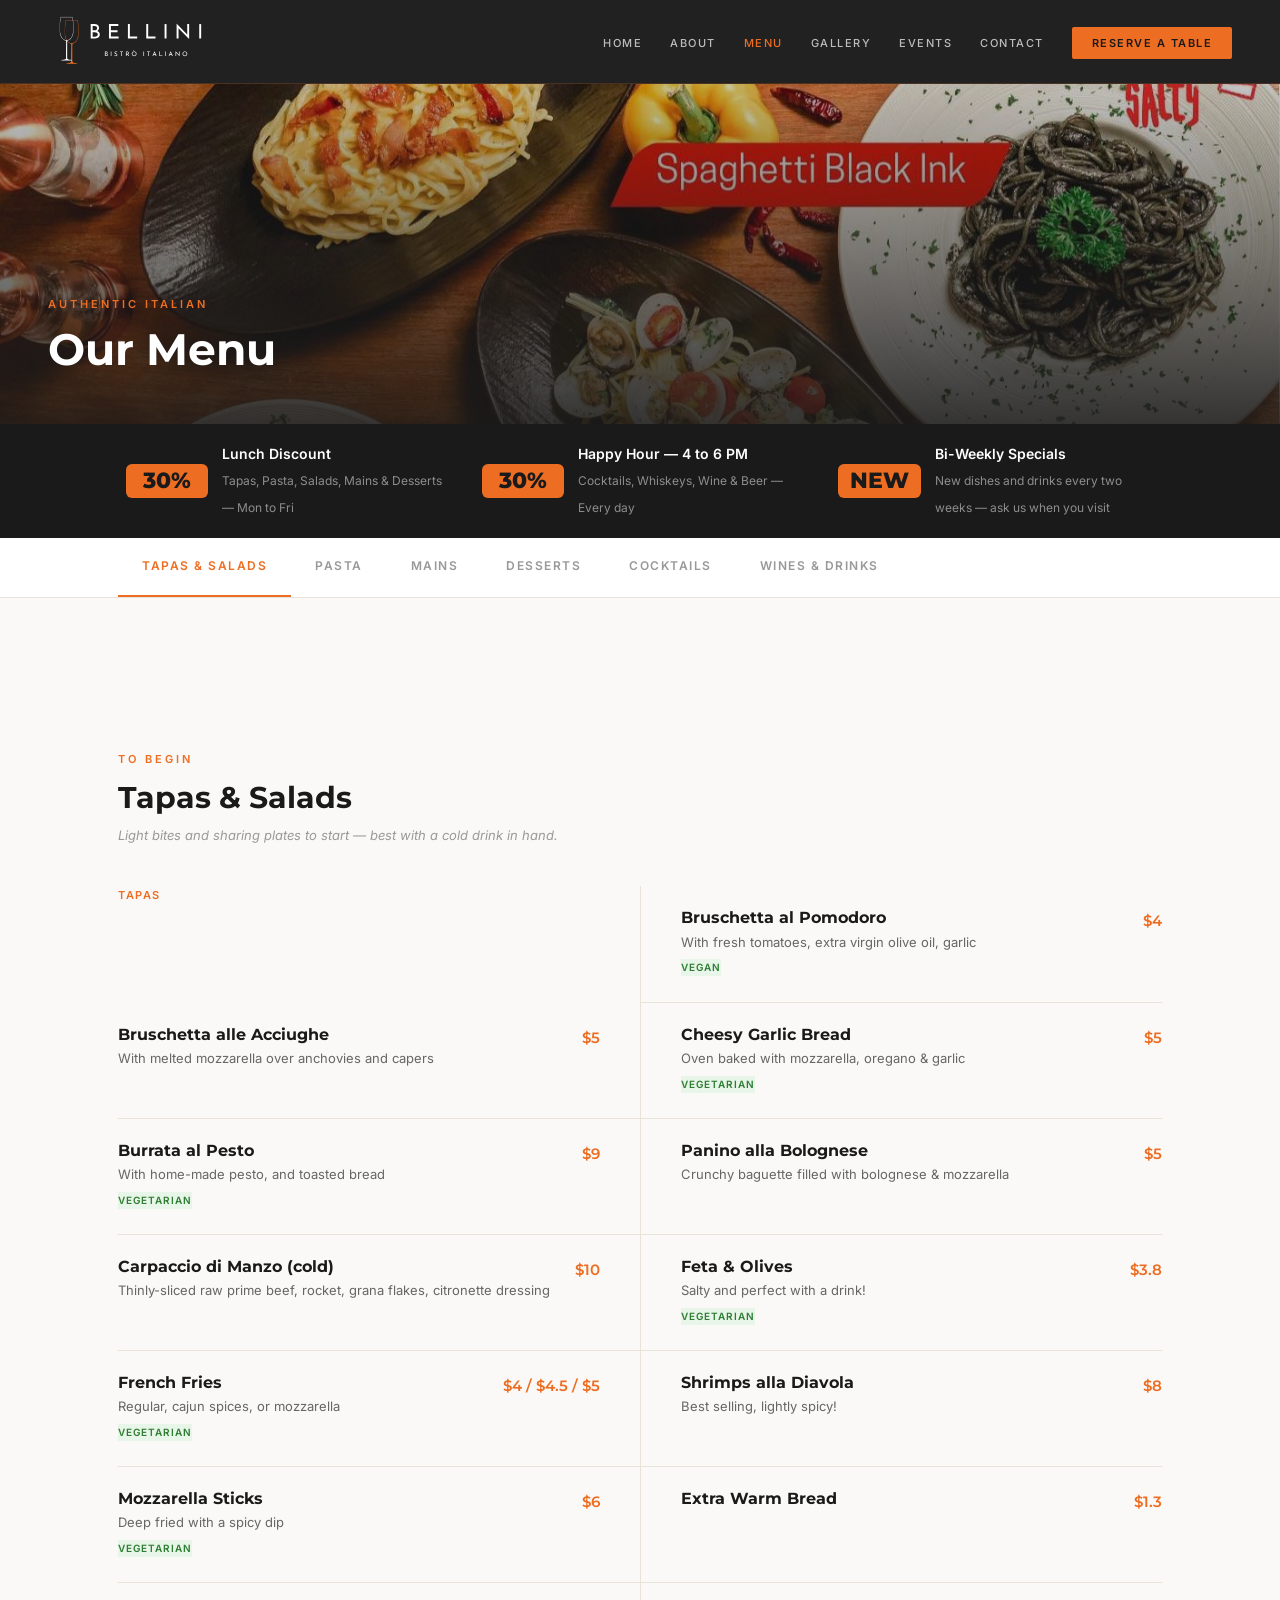
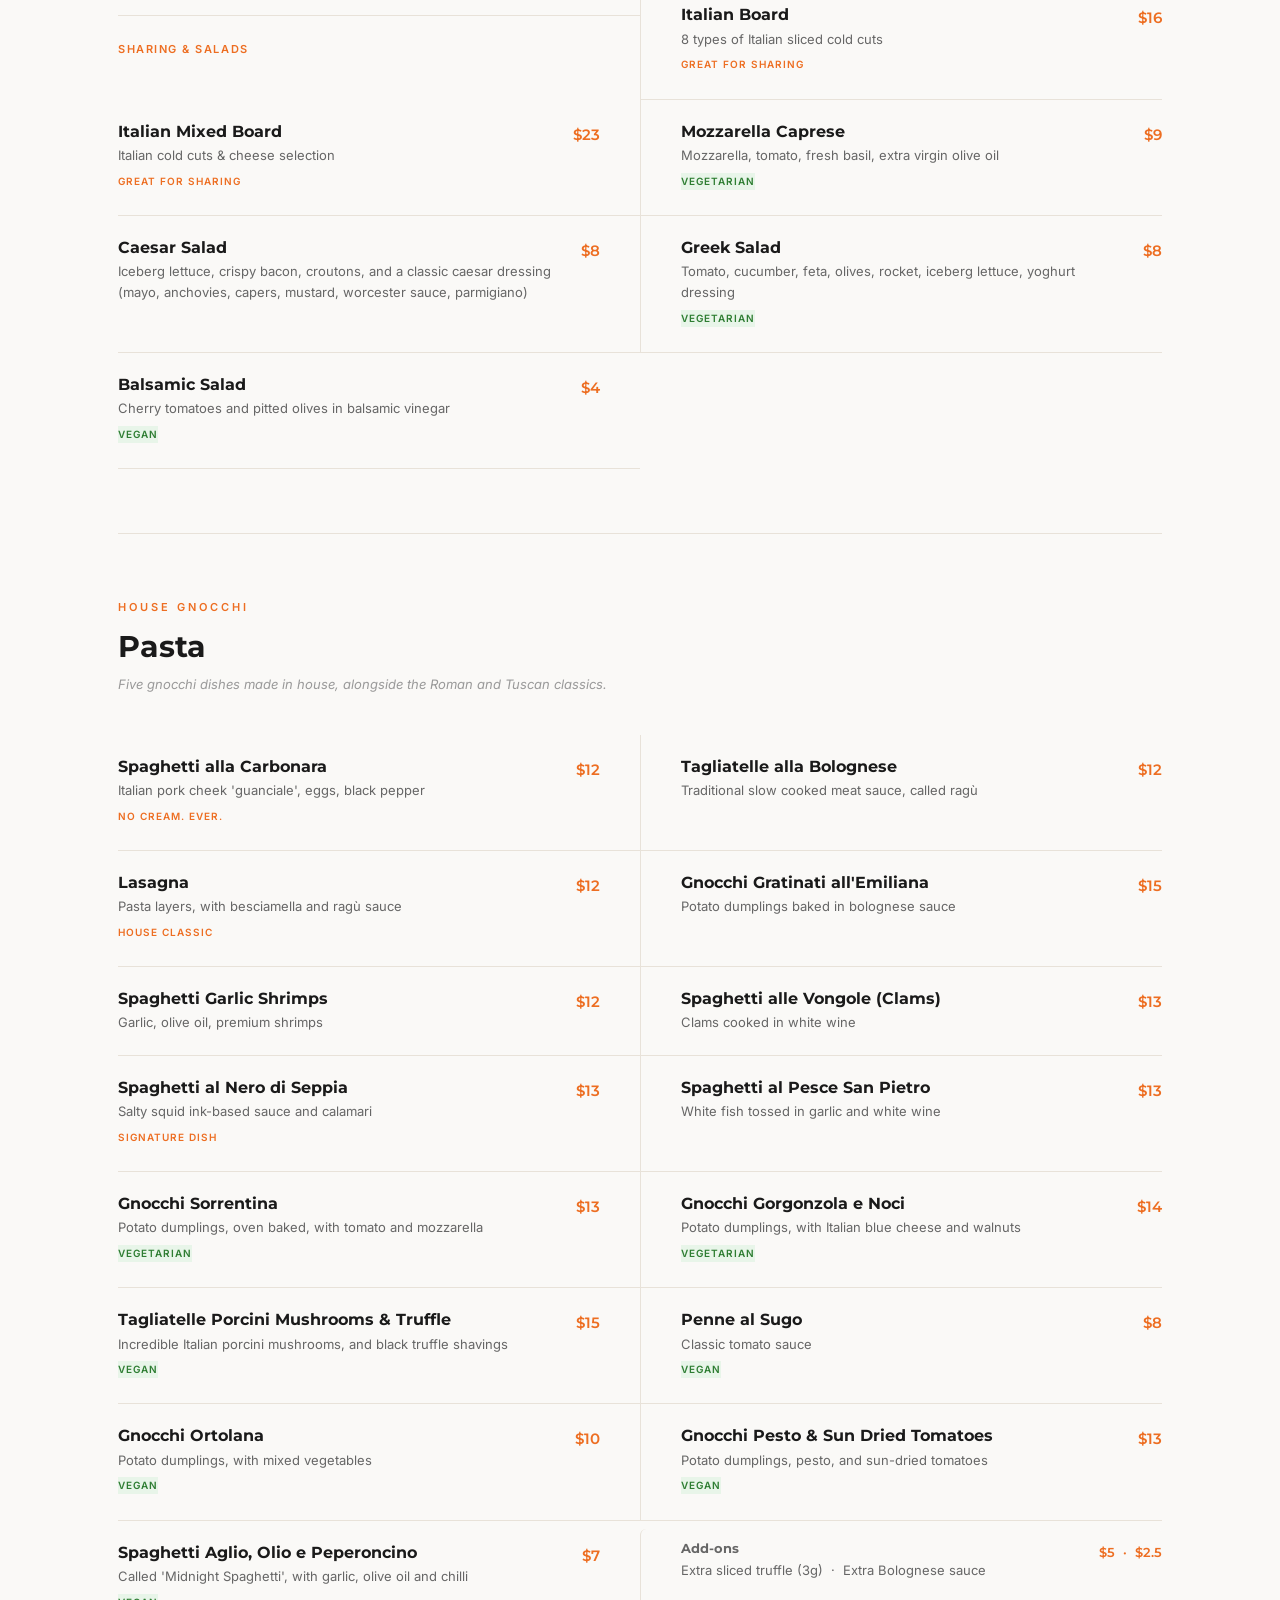
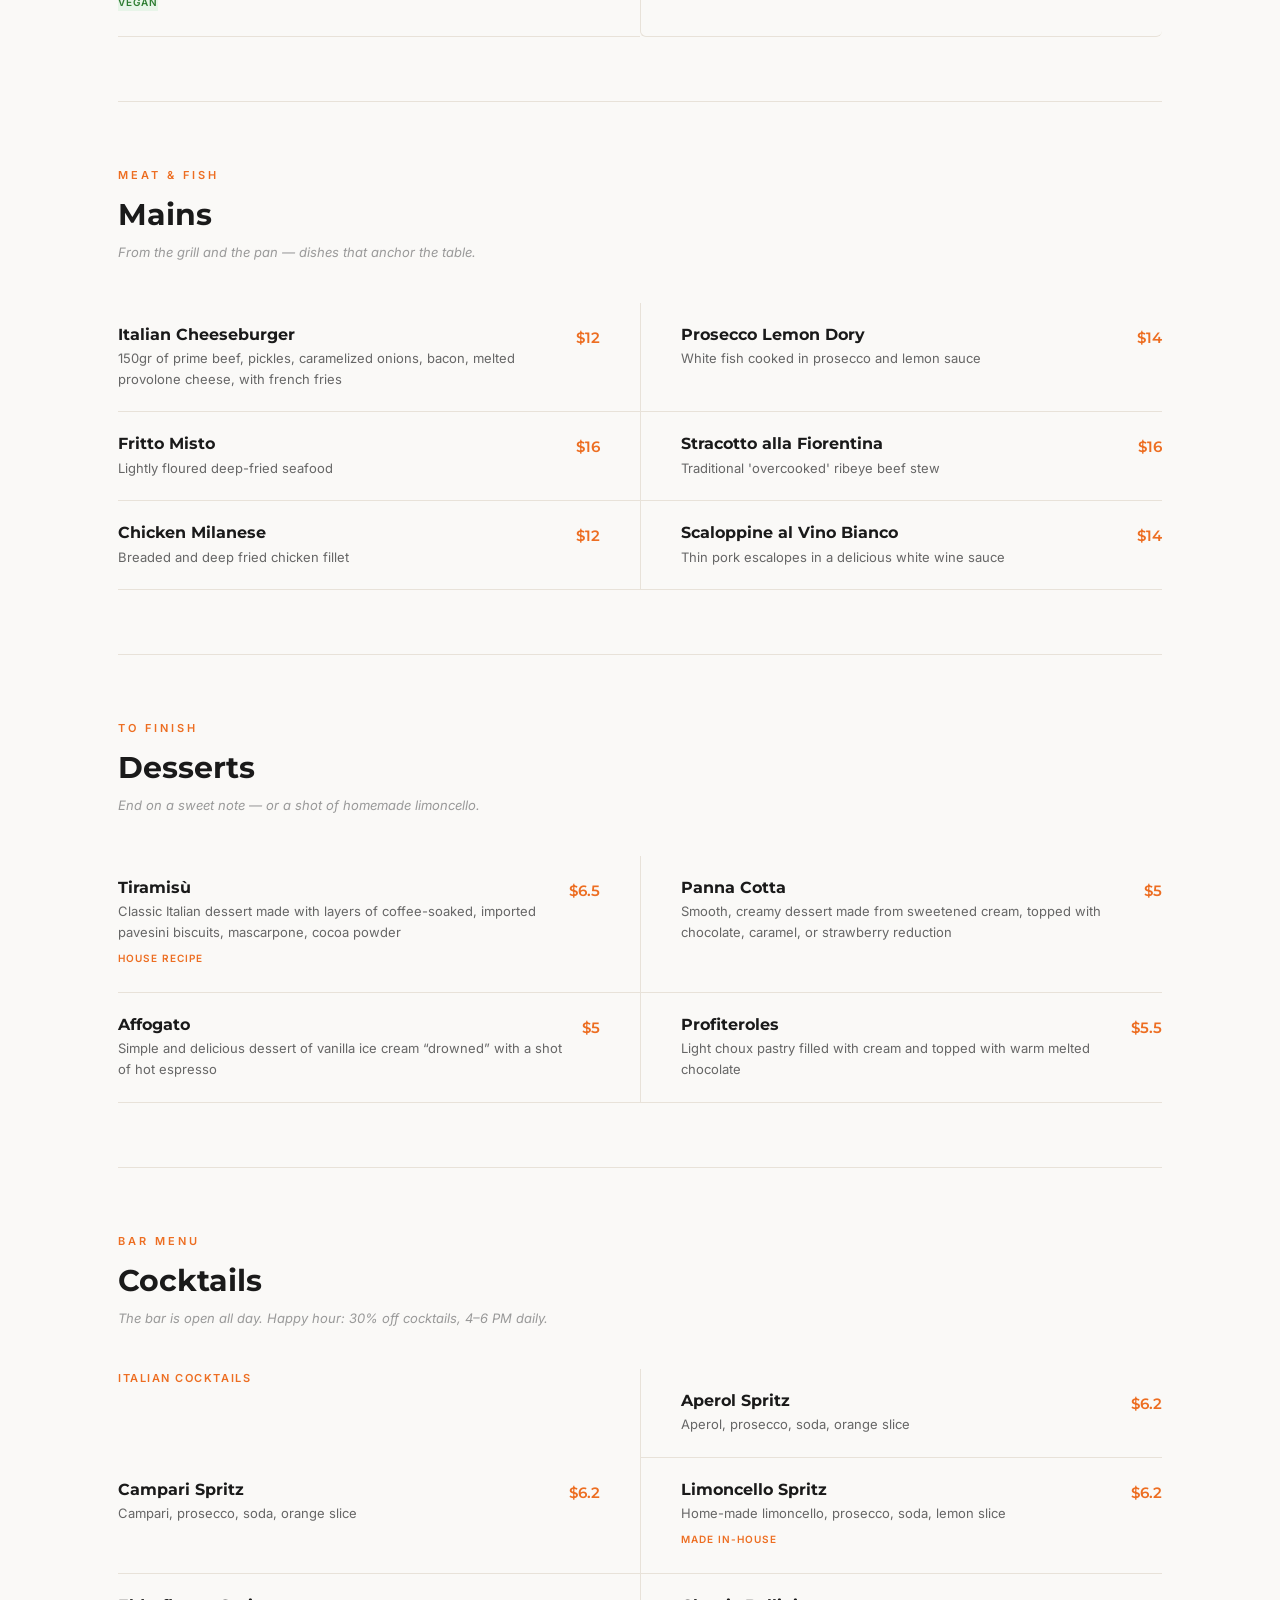
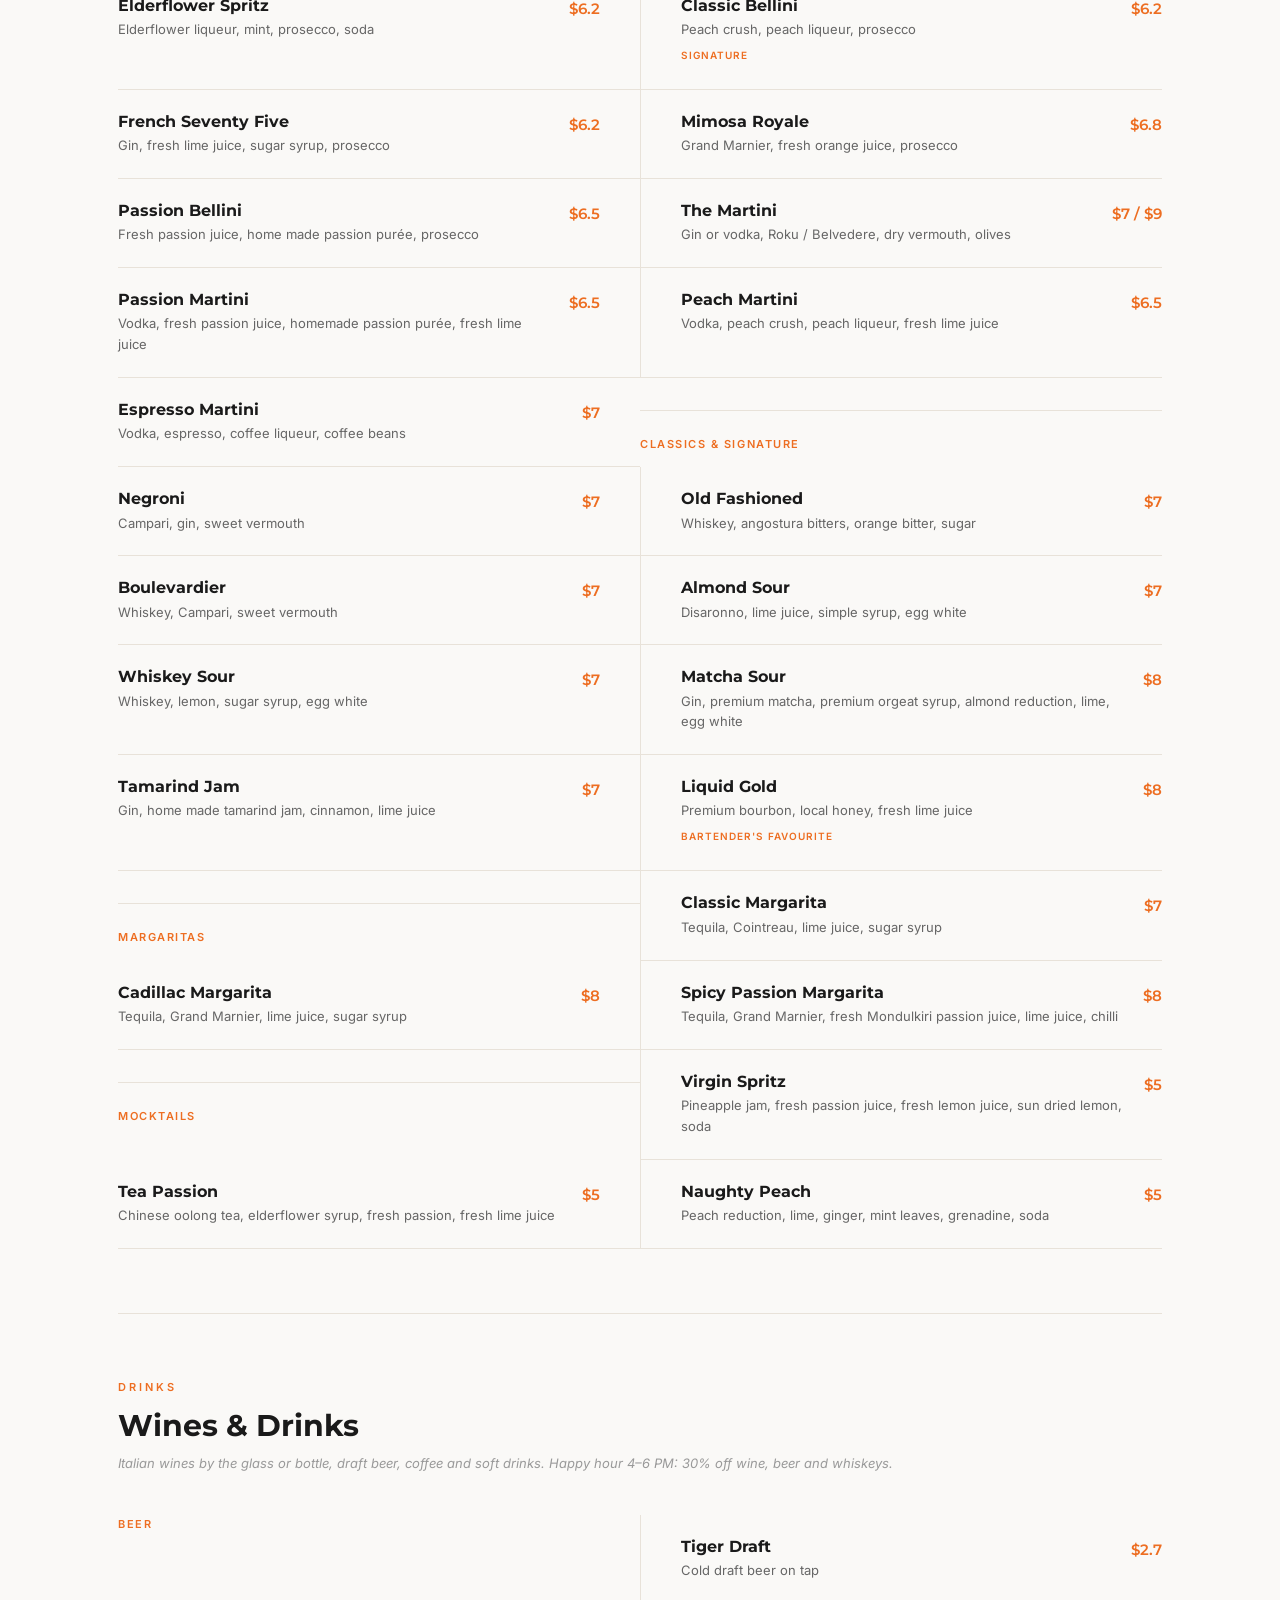
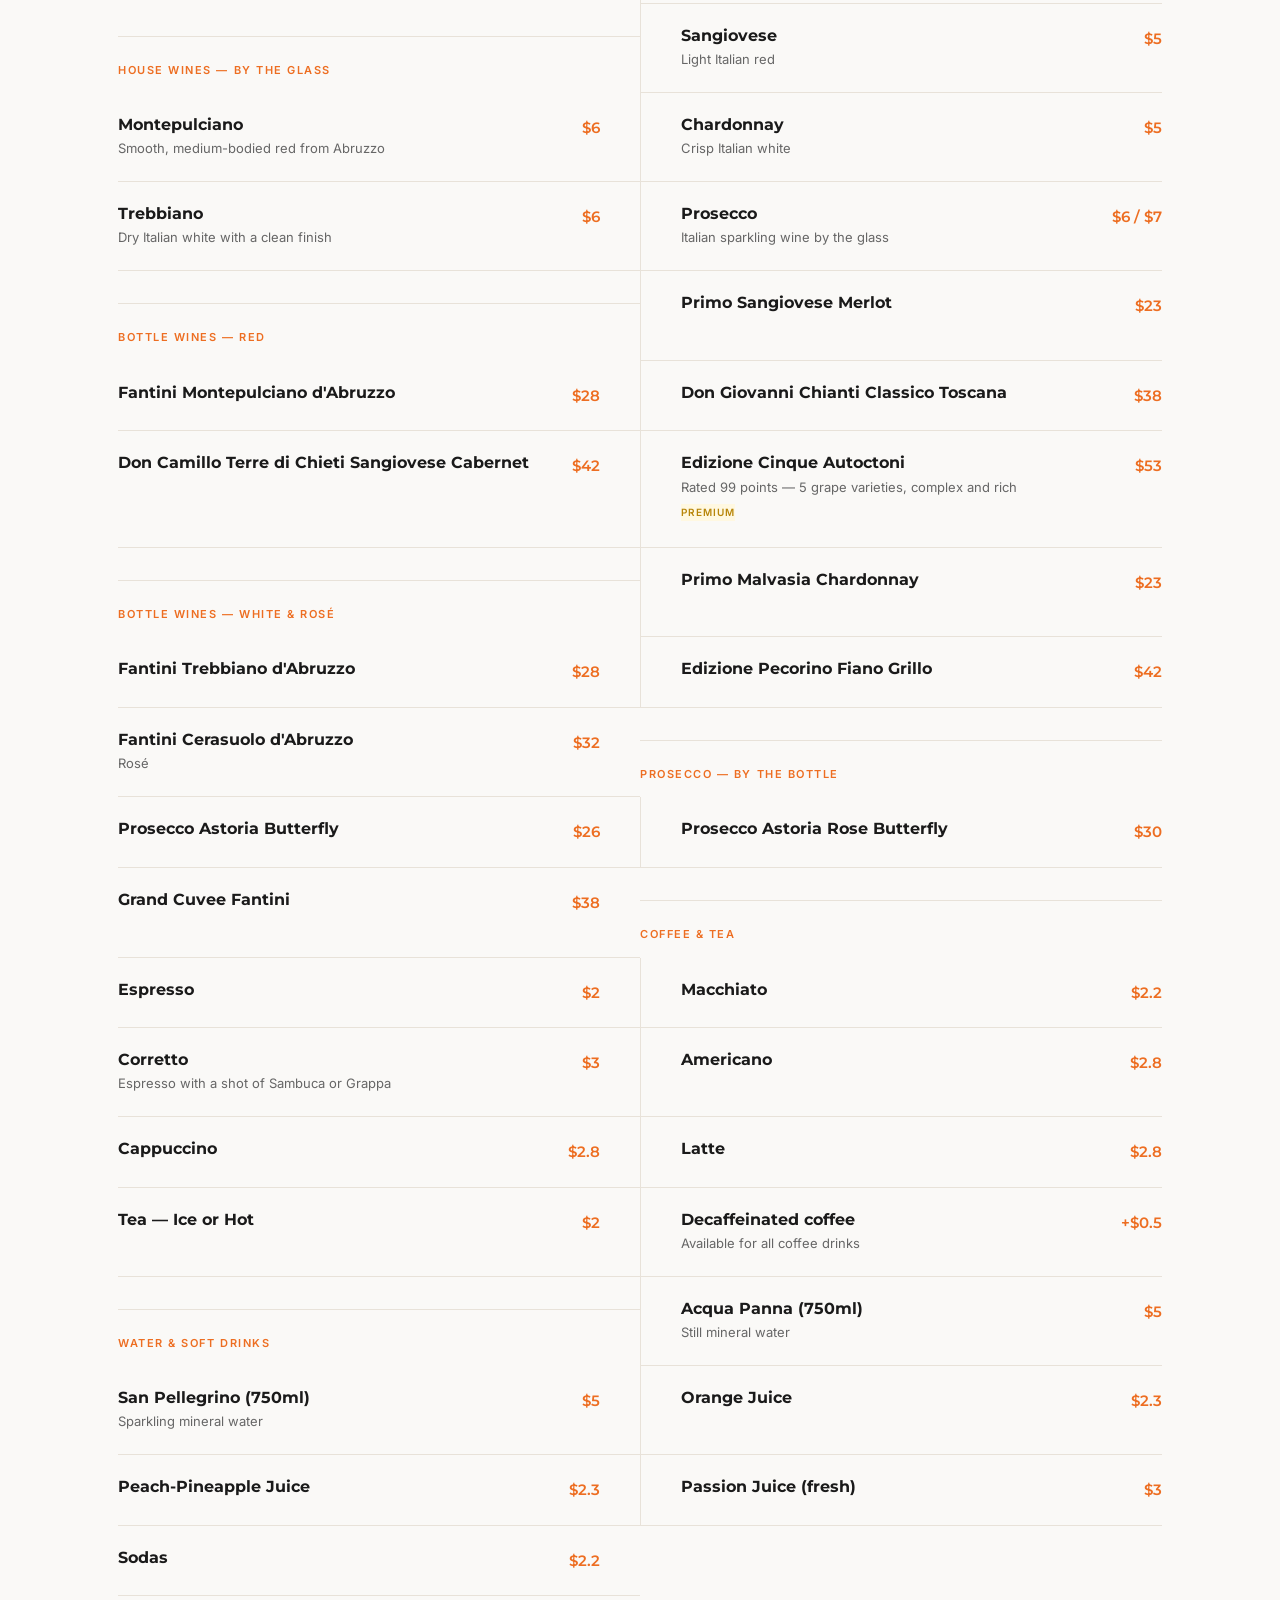
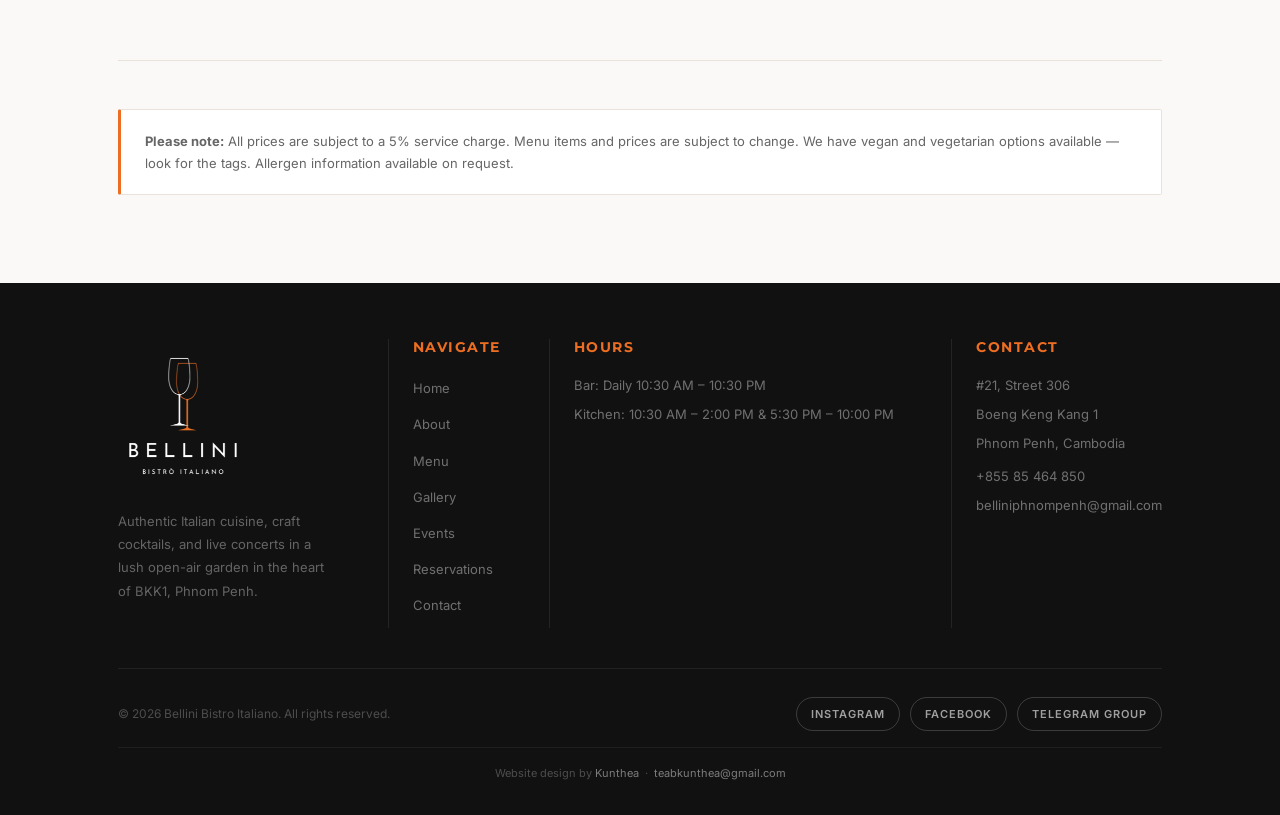
<file: menu.html>
<!DOCTYPE html>
<html lang="en">
<head>
  <meta charset="UTF-8"/>
  <meta name="viewport" content="width=device-width, initial-scale=1.0"/>
  <title>Menu – Bellini Bistro Italiano | Italian Food Phnom Penh</title>
  <meta name="description" content="Explore Bellini's full menu — pasta, Italian mains, tapas, desserts, cocktails and wines. Authentic Italian cuisine in BKK1, Phnom Penh."/>
  <meta property="og:title" content="Bellini Menu – Authentic Italian Cuisine Phnom Penh"/>
  <meta property="og:image" content="https://bellinicambodia.com/images/food-spread.jpg"/>
  <meta property="og:url" content="https://bellinicambodia.com/menu.html"/>
  <link rel="canonical" href="https://bellinicambodia.com/menu.html"/>
  <link rel="icon" type="image/png" href="favicon.png"/>
  <link rel="stylesheet" href="style.css"/>
  <!-- Google Analytics — replace G-XXXXXXXXXX with your actual Measurement ID from analytics.google.com -->
  <script async src="https://www.googletagmanager.com/gtag/js?id=G-XXXXXXXXXX"></script>
  <script>
    window.dataLayer = window.dataLayer || [];
    function gtag(){dataLayer.push(arguments);}
    gtag('js', new Date());
    gtag('config', 'G-XXXXXXXXXX');
  </script>
  <style>
    .promo-strip {
      background: var(--dark);
      padding: 18px 0;
      text-align: center;
    }
    .promo-strip .promos {
      display: flex;
      justify-content: center;
      gap: 40px;
      flex-wrap: wrap;
    }
    .promo-item {
      display: flex;
      align-items: center;
      gap: 14px;
    }
    .promo-badge {
      background: var(--gold);
      color: var(--dark);
      font-weight: 800;
      font-size: 22px;
      border-radius: 6px;
      padding: 4px 12px;
      line-height: 1.2;
      font-family: 'Montserrat', sans-serif;
      min-width: 82px;
      text-align: center;
    }
    .promo-text {
      text-align: left;
      max-width: 220px;
    }
    .promo-text strong {
      display: block;
      color: #fff;
      font-size: 14px;
      font-weight: 600;
    }
    .promo-text span {
      font-size: 12px;
      color: rgba(255,255,255,0.5);
    }
    .menu-sub-heading {
      font-size: 11px;
      letter-spacing: 0.14em;
      text-transform: uppercase;
      color: var(--gold);
      font-weight: 600;
      margin: 32px 0 14px;
      padding-top: 24px;
      border-top: 1px solid var(--border);
    }
    .menu-sub-heading:first-child {
      margin-top: 0;
      padding-top: 0;
      border-top: none;
    }
    .menu-load-error {
      max-width: 620px;
      margin: 48px auto;
      padding: 20px 24px;
      border: 1px solid var(--border);
      border-radius: 6px;
      text-align: center;
      font-size: 14px;
      color: var(--text-light);
      line-height: 1.7;
    }
    .menu-load-error a { color: var(--gold); }
    .tag.vegan  { background:#e8f5e9; color:#2e7d32; }
    .tag.premium { background:#fff8e1; color:#b8860b; }
  </style>
</head>
<body>

<nav>
  <a href="index.html" class="nav-logo">
    <img src="images/logo-nav.svg" alt="Bellini Bistro Italiano">
  </a>
  <ul class="nav-links">
    <li><a href="index.html">Home</a></li>
    <li><a href="about.html">About</a></li>
    <li><a href="menu.html" class="active">Menu</a></li>
    <li><a href="gallery.html">Gallery</a></li>
    <li><a href="events.html">Events</a></li>
    <li><a href="contact.html">Contact</a></li>
    <li class="reserve"><a href="reservations.html">Reserve a Table</a></li>
  </ul>
  <button class="hamburger" onclick="document.getElementById('mobileMenu').classList.toggle('open')">
    <span></span><span></span><span></span>
  </button>
</nav>
<div class="mobile-menu" id="mobileMenu">
  <a href="index.html">Home</a>
  <a href="about.html">About</a>
  <a href="menu.html">Menu</a>
  <a href="gallery.html">Gallery</a>
  <a href="events.html">Events</a>
  <a href="contact.html">Contact</a>
  <a href="reservations.html">Reserve a Table</a>
</div>

<!-- BANNER -->
<div class="page-banner">
  <img src="images/food-spread.jpg" alt="Bellini Italian dishes spread — pasta, gnocchi, lasagne"/>
  <div class="overlay"></div>
  <div class="banner-text">
    <p class="eyebrow">Authentic Italian</p>
    <h1>Our Menu</h1>
  </div>
</div>

<!-- PROMO STRIP — rendered from content.json "deals" -->
<div class="promo-strip">
  <div class="container">
    <div class="promos" id="promo-content"></div>
  </div>
</div>
  </div>
</div>

<!-- MENU NAV TABS -->
<div class="menu-nav">
  <div class="menu-nav-inner">
    <a href="#starters" class="menu-tab">Tapas &amp; Salads</a>
    <a href="#pasta" class="menu-tab">Pasta</a>
    <a href="#mains" class="menu-tab">Mains</a>
    <a href="#desserts" class="menu-tab">Desserts</a>
    <a href="#cocktails" class="menu-tab">Cocktails</a>
    <a href="#wines" class="menu-tab">Wines &amp; Drinks</a>
  </div>
</div>

<div class="menu-load-error" id="menu-error" hidden>
  <strong>The menu couldn't be loaded.</strong><br>
  Please refresh, or call <a href="tel:+85585464850">+855 85 464 850</a> —
  you can also reach us on the <a href="contact.html">contact page</a>.
</div>

<!-- MENU CONTENT -->
<div class="section">
  <div class="container">
    <div class="menu-category" id="starters">
      <p class="label"></p>
      <h2></h2>
      <p class="cat-note"></p>
      <div class="menu-items">
      </div>
    </div>
    <div class="menu-category" id="pasta">
      <p class="label"></p>
      <h2></h2>
      <p class="cat-note"></p>
      <div class="menu-items">

        <!-- PASTA EXTRAS — not in content.json; edit here -->
        <div class="menu-item" style="background:var(--cream); border-radius:6px; padding-top:12px; padding-bottom:12px; margin-top:8px;">
          <div class="item-info">
            <h4 style="font-size:13px; color:var(--text-light);">Add-ons</h4>
            <p style="font-size:13px;">Extra sliced truffle (3g) &nbsp;·&nbsp; Extra Bolognese sauce</p>
          </div>
          <span class="item-price" style="font-size:13px; white-space:nowrap;">$5 &nbsp;·&nbsp; $2.5</span>
        </div>

      </div>
    </div>
    <div class="menu-category" id="mains">
      <p class="label"></p>
      <h2></h2>
      <p class="cat-note"></p>
      <div class="menu-items">
      </div>
    </div>
    <div class="menu-category" id="desserts">
      <p class="label"></p>
      <h2></h2>
      <p class="cat-note"></p>
      <div class="menu-items">
      </div>
    </div>

    <!-- ── COCKTAILS SECTION — edit cocktail names, descriptions, and prices below ── -->
    <div class="menu-category" id="cocktails">
      <p class="label"></p>
      <h2></h2>
      <p class="cat-note"></p>
      <div class="menu-items">
      </div>
    </div>

    <!-- ── WINES & DRINKS SECTION — edit drink names, descriptions, and prices below ── -->
    <div class="menu-category" id="wines">
      <p class="label"></p>
      <h2></h2>
      <p class="cat-note"></p>
      <div class="menu-items">
      </div>
    </div>

    <div class="menu-note-box">
      <strong>Please note:</strong> All prices are subject to a 5% service charge. Menu items and prices are subject to change. We have vegan and vegetarian options available — look for the tags. Allergen information available on request.
    </div>

  </div>
</div>

<!-- FOOTER -->
<footer>
  <div class="container">
    <div class="footer-grid">
      <div class="footer-brand">
        <img loading="lazy" src="images/logo.png" alt="Bellini Bistro Italiano" style="width:130px; border-radius:4px; margin-bottom:16px;"/>
        <p>Authentic Italian cuisine, craft cocktails, and live concerts in a lush open-air garden in the heart of BKK1, Phnom Penh.</p>
      </div>
      <div class="footer-col">
        <h4>Navigate</h4>
        <ul>
          <li><a href="index.html">Home</a></li>
          <li><a href="about.html">About</a></li>
          <li><a href="menu.html">Menu</a></li>
          <li><a href="gallery.html">Gallery</a></li>
          <li><a href="events.html">Events</a></li>
          <li><a href="reservations.html">Reservations</a></li>
          <li><a href="contact.html">Contact</a></li>
        </ul>
      </div>
      <div class="footer-col">
        <h4>Hours</h4>
        <p>Bar: Daily 10:30 AM – 10:30 PM</p>
        <p>Kitchen: 10:30 AM – 2:00 PM &amp; 5:30 PM – 10:00 PM</p>
      </div>
      <div class="footer-col">
        <h4>Contact</h4>
        <p>#21, Street 306</p>
        <p>Boeng Keng Kang 1</p>
        <p>Phnom Penh, Cambodia</p>
        <p style="margin-top:10px;"><a href="tel:+85585464850" style="color:rgba(255,255,255,0.4);">+855 85 464 850</a></p>
        <p><a href="mailto:belliniphnompenh@gmail.com" style="color:rgba(255,255,255,0.4);">belliniphnompenh@gmail.com</a></p>
      </div>
    </div>
    <div class="footer-bottom">
      <span>© <span id="copyright-year">2026</span> Bellini Bistro Italiano. All rights reserved.</span><script>document.getElementById("copyright-year").textContent=new Date().getFullYear();</script>
      <div class="footer-social">
        <a href="https://www.instagram.com/bellinicambodia" target="_blank">Instagram</a>
        <a href="https://www.facebook.com/belliniphnompenh" target="_blank">Facebook</a>
        <a href="https://t.me/bellinicambodia" target="_blank">Telegram Group</a>
      </div>
    </div>
    <div style="text-align:center; margin-top:16px; padding-top:16px; border-top:1px solid rgba(255,255,255,0.06); font-size:11px; color:rgba(255,255,255,0.25);">
      Website design by <a href="https://t.me/+85577749922" target="_blank" style="color:rgba(255,255,255,0.45); text-decoration:none;">Kunthea</a> &nbsp;·&nbsp; <a href="mailto:teabkunthea@gmail.com" style="color:rgba(255,255,255,0.45); text-decoration:none;">teabkunthea@gmail.com</a>
    </div>
  </div>
</footer>

<script>
/* Menu, headings and promo strip are rendered from content.json.
   Edit content via admin.html - not by hand in this file. */
(function(){
  function esc(s){
    return String(s == null ? '' : s)
      .replace(/&/g,'&amp;').replace(/</g,'&lt;')
      .replace(/>/g,'&gt;').replace(/"/g,'&quot;');
  }

  function itemHTML(it){
    var h = '<div class="menu-item"><div class="item-info">'
          + '<h4>' + esc(it.name) + '</h4>';
    if (it.desc) h += '<p>' + esc(it.desc) + '</p>';
    if (it.tag) {
      var cls = 'tag' + (it.tagStyle ? ' ' + esc(it.tagStyle) : '');
      h += '<span class="' + cls + '">' + esc(it.tag) + '</span>';
    }
    h += '</div><span class="item-price">' + esc(it.price) + '</span></div>';
    return h;
  }

  function renderMenu(menu){
    Object.keys(menu).forEach(function(key){
      var cat = document.getElementById(key);
      if (!cat || !cat.classList.contains('menu-category')) return;
      var d = menu[key];

      var lab = cat.querySelector('.label');
      var ttl = cat.querySelector('h2');
      var note = cat.querySelector('.cat-note');
      if (lab)  lab.textContent  = d.label || '';
      if (ttl)  ttl.textContent  = d.title || '';
      if (note) note.textContent = d.note  || '';

      var box = cat.querySelector('.menu-items');
      if (!box) return;

      var html = '';
      (d.subsections || []).forEach(function(sub){
        if (sub.heading) html += '<p class="menu-sub-heading">' + esc(sub.heading) + '</p>';
        (sub.items || []).forEach(function(it){ html += itemHTML(it); });
      });
      /* afterbegin keeps any hard-coded extras (pasta add-ons) last */
      box.insertAdjacentHTML('afterbegin', html);
    });
  }

  function renderDeals(deals){
    var box = document.getElementById('promo-content');
    if (!box || !deals || !deals.length) return;
    box.innerHTML = deals.map(function(d){
      return '<div class="promo-item">'
           + '<div class="promo-badge">' + esc(d.badge) + '</div>'
           + '<div class="promo-text"><strong>' + esc(d.title) + '</strong>'
           + '<span>' + esc(d.detail) + '</span></div></div>';
    }).join('');
  }

  fetch('content.json')
    .then(function(r){ if (!r.ok) throw new Error(r.status); return r.json(); })
    .then(function(data){
      if (data.menu)  renderMenu(data.menu);
      if (data.deals) renderDeals(data.deals);
      document.dispatchEvent(new Event('menu:rendered'));
    })
    .catch(function(){
      var err = document.getElementById('menu-error');
      if (err) err.hidden = false;
    });
})();
</script>

<script>
/* Highlights the category tab for whichever section you are reading, and
   keeps that tab scrolled into view in the horizontal strip. */
(function(){
  var tabs = Array.prototype.slice.call(document.querySelectorAll('.menu-tab'));
  if (!tabs.length) return;

  var strip = document.querySelector('.menu-nav-inner');
  var bar   = document.querySelector('.menu-nav');
  var byId  = {};
  var cats  = [];

  tabs.forEach(function(t){
    var id = (t.getAttribute('href') || '').replace('#','');
    var el = document.getElementById(id);
    if (el) { byId[id] = t; cats.push(el); }
  });
  if (!cats.length) return;

  var current = null;

  function revealTab(tab){
    if (!strip || strip.scrollWidth <= strip.clientWidth) return;
    var s = strip.getBoundingClientRect(), t = tab.getBoundingClientRect();
    if (t.left < s.left + 8)        strip.scrollBy({left: t.left - s.left - 24, behavior:'smooth'});
    else if (t.right > s.right - 8) strip.scrollBy({left: t.right - s.right + 24, behavior:'smooth'});
  }

  function setActive(id){
    if (id === current) return;
    current = id;
    tabs.forEach(function(t){ t.classList.remove('active'); });
    var tab = byId[id];
    if (!tab) return;
    tab.classList.add('active');
    revealTab(tab);
  }

  /* the section whose top has most recently passed just under the sticky bars */
  function onScroll(){
    var line = 160, active = cats[0];
    cats.forEach(function(c){
      if (c.getBoundingClientRect().top <= line) active = c;
    });
    setActive(active.id);
  }

  function updateFade(){
    if (!strip || !bar) return;
    var atEnd = strip.scrollLeft + strip.clientWidth >= strip.scrollWidth - 2;
    bar.classList.toggle('at-end', atEnd);
  }

  window.addEventListener('scroll', onScroll, {passive:true});
  if (strip) strip.addEventListener('scroll', updateFade, {passive:true});
  window.addEventListener('resize', updateFade);
  document.addEventListener('menu:rendered', function(){ onScroll(); updateFade(); });
  onScroll(); updateFade();
})();
</script>

</body>
</html>
</file>
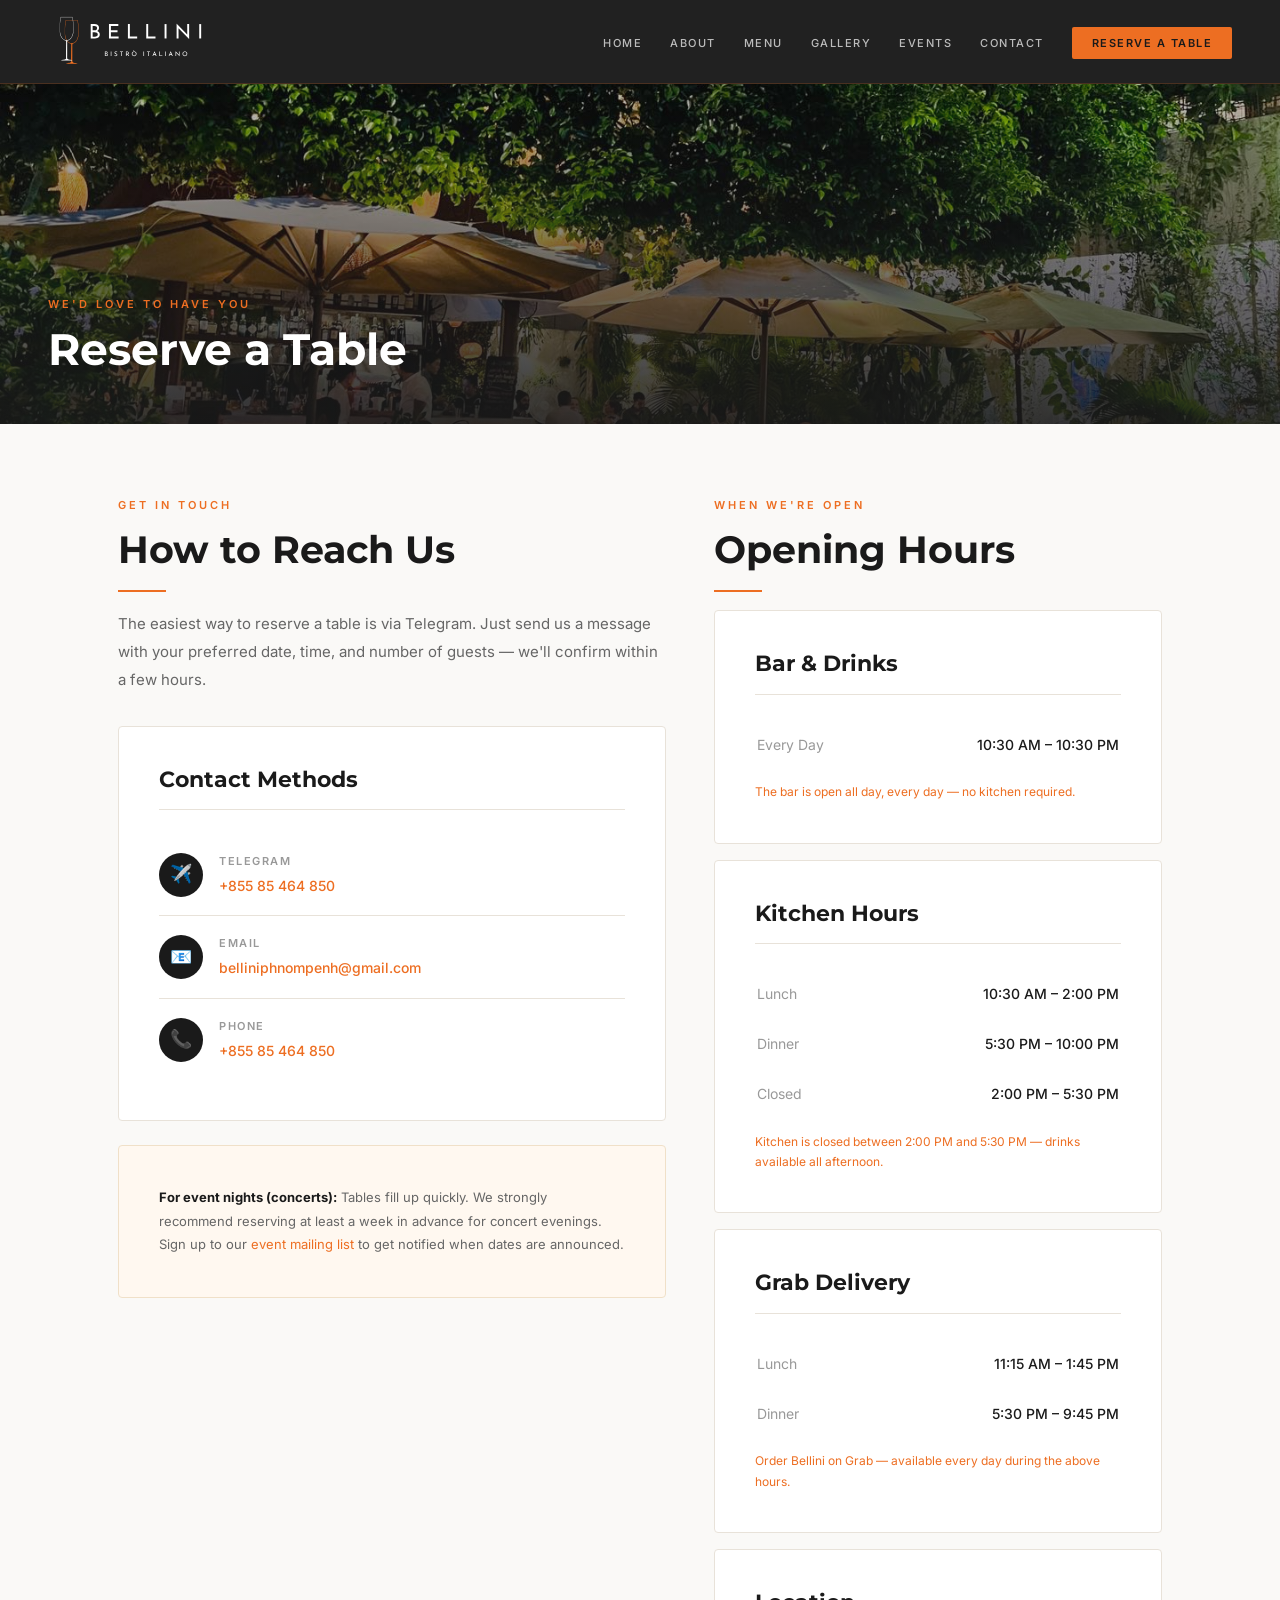
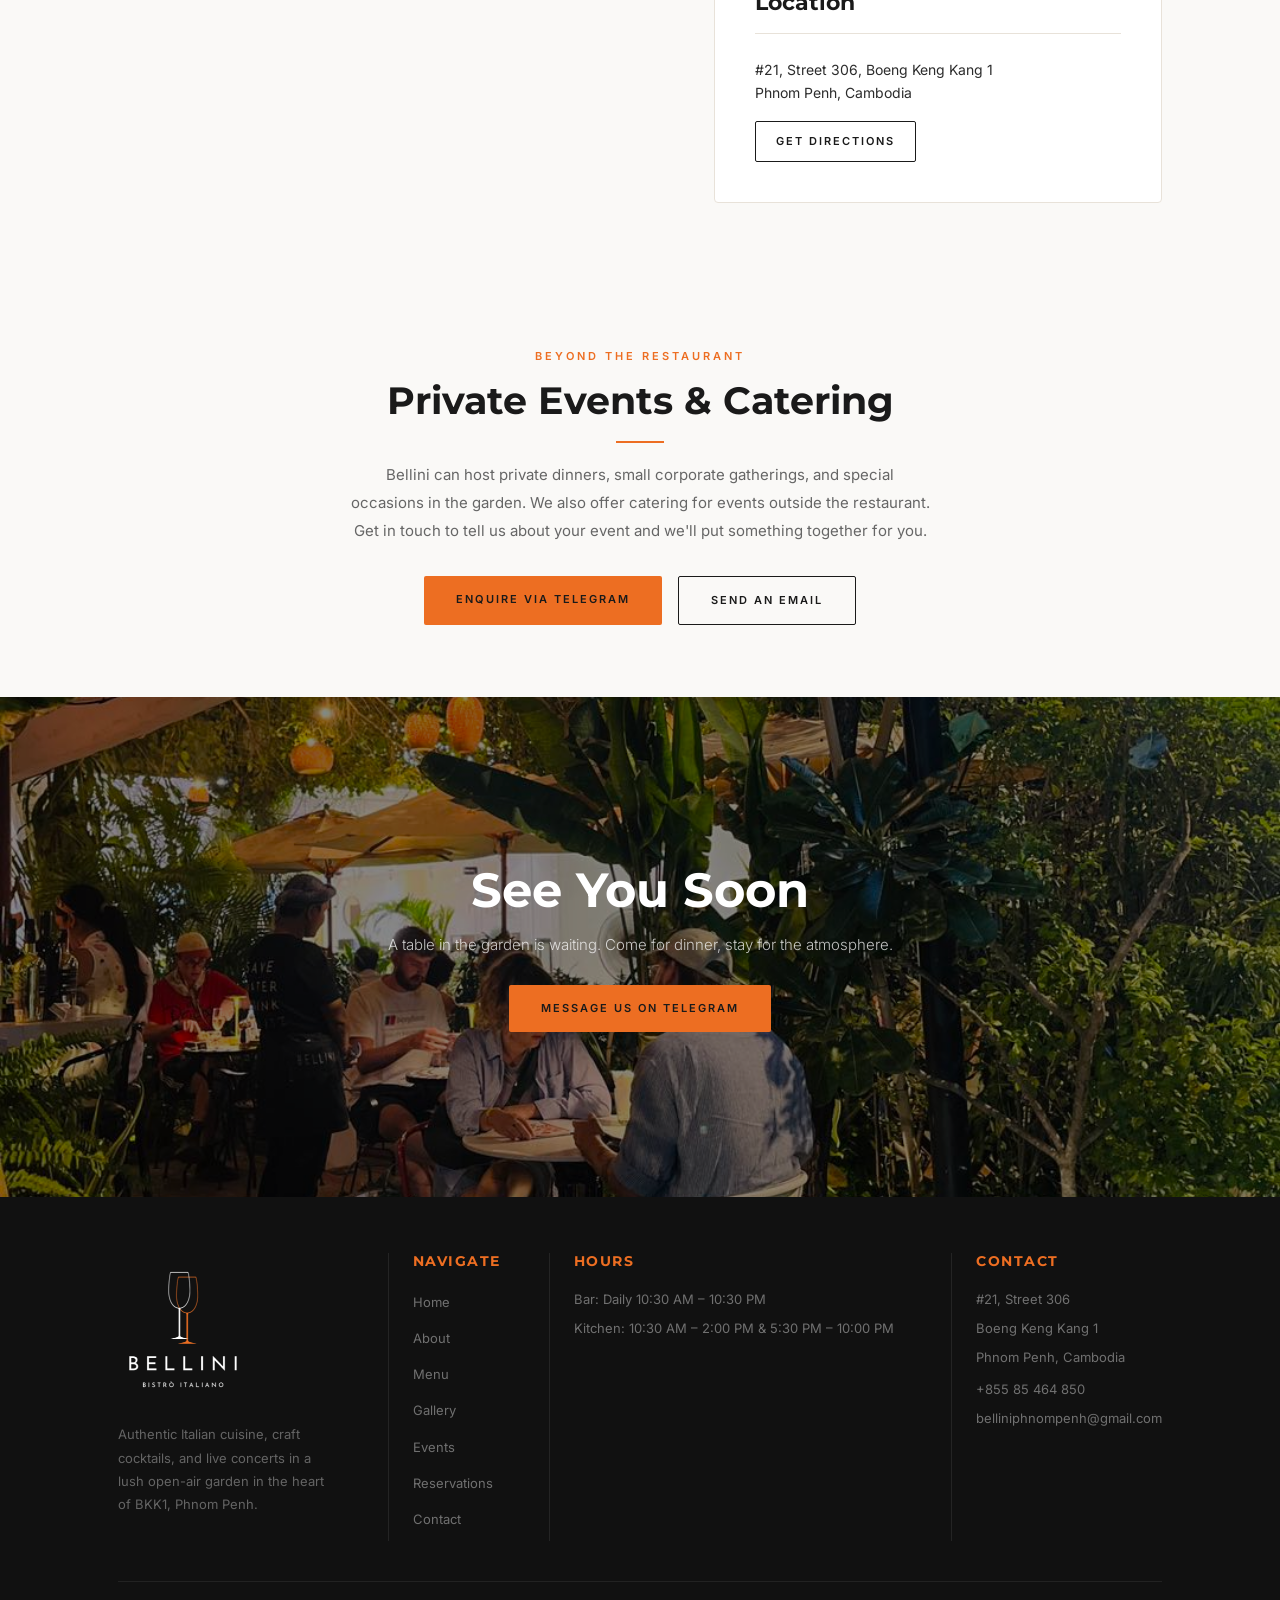
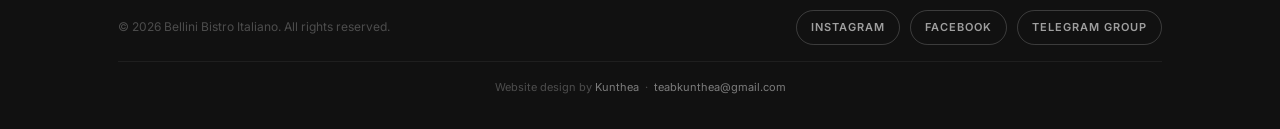
<file: reservations.html>
<!DOCTYPE html>
<html lang="en">
<head>
  <meta charset="UTF-8"/>
  <meta name="viewport" content="width=device-width, initial-scale=1.0"/>
  <title>Reservations – Bellini Bistro Italiano | Book a Table Phnom Penh</title>
  <meta name="description" content="Reserve a table at Bellini Bistro Italiano in BKK1, Phnom Penh. Contact us via Telegram or email. Open daily from 10:30 AM."/>
  <meta property="og:title" content="Reserve a Table at Bellini – Italian Bistro Phnom Penh"/>
  <meta property="og:image" content="https://bellinicambodia.com/images/garden-night.jpg"/>
  <meta property="og:url" content="https://bellinicambodia.com/reservations.html"/>
  <link rel="canonical" href="https://bellinicambodia.com/reservations.html"/>
  <link rel="icon" type="image/png" href="favicon.png"/>
  <link rel="stylesheet" href="style.css"/>
  <!-- Google Analytics — replace G-XXXXXXXXXX with your actual Measurement ID from analytics.google.com -->
  <script async src="https://www.googletagmanager.com/gtag/js?id=G-XXXXXXXXXX"></script>
  <script>
    window.dataLayer = window.dataLayer || [];
    function gtag(){dataLayer.push(arguments);}
    gtag('js', new Date());
    gtag('config', 'G-XXXXXXXXXX');
  </script>
  <style>
    .res-page-body { padding:72px 0; }
  </style>
</head>
<body>

<nav>
  <a href="index.html" class="nav-logo">
    <img src="images/logo-nav.svg" alt="Bellini Bistro Italiano">
  </a>
  <ul class="nav-links">
    <li><a href="index.html">Home</a></li>
    <li><a href="about.html">About</a></li>
    <li><a href="menu.html">Menu</a></li>
    <li><a href="gallery.html">Gallery</a></li>
    <li><a href="events.html">Events</a></li>
    <li><a href="contact.html">Contact</a></li>
    <li class="reserve"><a href="reservations.html" class="active">Reserve a Table</a></li>
  </ul>
  <button class="hamburger" onclick="document.getElementById('mobileMenu').classList.toggle('open')">
    <span></span><span></span><span></span>
  </button>
</nav>
<div class="mobile-menu" id="mobileMenu">
  <a href="index.html">Home</a>
  <a href="about.html">About</a>
  <a href="menu.html">Menu</a>
  <a href="gallery.html">Gallery</a>
  <a href="events.html">Events</a>
  <a href="contact.html">Contact</a>
  <a href="reservations.html">Reserve a Table</a>
</div>

<!-- BANNER -->
<div class="page-banner">
  <img src="images/garden-night.jpg" alt="Bellini garden at night"/>
  <div class="overlay"></div>
  <div class="banner-text">
    <p class="eyebrow">We'd Love to Have You</p>
    <h1>Reserve a Table</h1>
  </div>
</div>

<div class="res-page-body">
  <div class="container">

    <div class="res-grid">

      <!-- LEFT: CONTACT METHODS -->
      <div>
        <p class="label">Get in Touch</p>
        <h2 class="title">How to Reach Us</h2>
        <div class="divider"></div>
        <p class="subtitle" style="margin-bottom:32px;">The easiest way to reserve a table is via Telegram. Just send us a message with your preferred date, time, and number of guests — we'll confirm within a few hours.</p>

        <div class="res-card">
          <h3>Contact Methods</h3>

          <div class="contact-method">
            <div class="cm-icon">✈️</div>
            <div>
              <div class="cm-label">Telegram</div>
              <div class="cm-value"><a href="https://t.me/+85585464850" target="_blank" style="color:var(--gold);">+855 85 464 850</a></div>
            </div>
          </div>

          <div class="contact-method">
            <div class="cm-icon">📧</div>
            <div>
              <div class="cm-label">Email</div>
              <div class="cm-value"><a href="mailto:belliniphnompenh@gmail.com" style="color:var(--gold);">belliniphnompenh@gmail.com</a></div>
            </div>
          </div>

          <div class="contact-method">
            <div class="cm-icon">📞</div>
            <div>
              <div class="cm-label">Phone</div>
              <div class="cm-value"><a href="tel:+85585464850">+855 85 464 850</a></div>
            </div>
          </div>

        </div>

        <div class="res-card" style="margin-top:24px; background:#fff8f0; border-color:#f0e0c8;">
          <p style="font-size:13px; color:var(--text-light); line-height:1.8;">
            <strong style="color:var(--dark);">For event nights (concerts):</strong> Tables fill up quickly. We strongly recommend reserving at least a week in advance for concert evenings. Sign up to our <a href="https://0715779b.sibforms.com/serve/[base64]" target="_blank" style="color:var(--gold);">event mailing list</a> to get notified when dates are announced.
          </p>
        </div>
      </div>

      <!-- RIGHT: HOURS -->
      <div>
        <p class="label">When We're Open</p>
        <h2 class="title">Opening Hours</h2>
        <div class="divider"></div>

        <div class="res-card">
          <h3>Bar &amp; Drinks</h3>
          <table class="hours-table">
            <tr><td>Every Day</td><td>10:30 AM – 10:30 PM</td></tr>
          </table>
          <p class="hours-note">The bar is open all day, every day — no kitchen required.</p>
        </div>

        <div class="res-card" style="margin-top:16px;">
          <h3>Kitchen Hours</h3>
          <table class="hours-table">
            <tr><td>Lunch</td><td>10:30 AM – 2:00 PM</td></tr>
            <tr><td>Dinner</td><td>5:30 PM – 10:00 PM</td></tr>
            <tr><td>Closed</td><td>2:00 PM – 5:30 PM</td></tr>
          </table>
          <p class="hours-note">Kitchen is closed between 2:00 PM and 5:30 PM — drinks available all afternoon.</p>
        </div>

        <div class="res-card" style="margin-top:16px;">
          <h3>Grab Delivery</h3>
          <table class="hours-table">
            <tr><td>Lunch</td><td>11:15 AM – 1:45 PM</td></tr>
            <tr><td>Dinner</td><td>5:30 PM – 9:45 PM</td></tr>
          </table>
          <p class="hours-note">Order Bellini on Grab — available every day during the above hours.</p>
        </div>

        <div class="res-card" style="margin-top:16px;">
          <h3>Location</h3>
          <p style="font-size:14px; color:var(--text); margin-bottom:8px;">#21, Street 306, Boeng Keng Kang 1<br/>Phnom Penh, Cambodia</p>
          <a href="contact.html" class="btn btn-outline-dark" style="margin-top:8px; font-size:11px; padding:10px 20px;">Get Directions</a>
        </div>
      </div>

    </div>
  </div>
</div>

<!-- PRIVATE EVENTS & CATERING -->
<div style="background:var(--cream); padding:72px 0; text-align:center;">
  <div class="container">
    <p class="label" style="display:block; text-align:center;">Beyond the Restaurant</p>
    <h2 class="title">Private Events &amp; Catering</h2>
    <div class="divider" style="margin:18px auto;"></div>
    <p class="subtitle" style="margin:0 auto; max-width:580px;">Bellini can host private dinners, small corporate gatherings, and special occasions in the garden. We also offer catering for events outside the restaurant. Get in touch to tell us about your event and we'll put something together for you.</p>
    <div style="display:flex; gap:16px; justify-content:center; margin-top:32px; flex-wrap:wrap;">
      <a href="https://t.me/+85585464850" target="_blank" class="btn btn-gold">Enquire via Telegram</a>
      <a href="mailto:belliniphnompenh@gmail.com" class="btn btn-outline-dark">Send an Email</a>
    </div>
  </div>
</div>

<!-- FULL PHOTO CTA -->
<div class="full-photo">
  <img loading="lazy" src="images/garden-entrance.jpg" alt="Bellini entrance at night"/>
  <div class="overlay">
    <div class="overlay-content">
      <h2>See You Soon</h2>
      <p>A table in the garden is waiting. Come for dinner, stay for the atmosphere.</p>
      <a href="https://t.me/+85585464850" target="_blank" class="btn btn-gold">Message Us on Telegram</a>
    </div>
  </div>
</div>

<!-- FOOTER -->
<footer>
  <div class="container">
    <div class="footer-grid">
      <div class="footer-brand">
        <img loading="lazy" src="images/logo.png" alt="Bellini Bistro Italiano" style="width:130px; border-radius:4px; margin-bottom:16px;"/>
        <p>Authentic Italian cuisine, craft cocktails, and live concerts in a lush open-air garden in the heart of BKK1, Phnom Penh.</p>
      </div>
      <div class="footer-col">
        <h4>Navigate</h4>
        <ul>
          <li><a href="index.html">Home</a></li>
          <li><a href="about.html">About</a></li>
          <li><a href="menu.html">Menu</a></li>
          <li><a href="gallery.html">Gallery</a></li>
          <li><a href="events.html">Events</a></li>
          <li><a href="reservations.html">Reservations</a></li>
          <li><a href="contact.html">Contact</a></li>
        </ul>
      </div>
      <div class="footer-col">
        <h4>Hours</h4>
        <p>Bar: Daily 10:30 AM – 10:30 PM</p>
        <p>Kitchen: 10:30 AM – 2:00 PM &amp; 5:30 PM – 10:00 PM</p>
      </div>
      <div class="footer-col">
        <h4>Contact</h4>
        <p>#21, Street 306</p>
        <p>Boeng Keng Kang 1</p>
        <p>Phnom Penh, Cambodia</p>
        <p style="margin-top:10px;"><a href="tel:+85585464850" style="color:rgba(255,255,255,0.4);">+855 85 464 850</a></p>
        <p><a href="mailto:belliniphnompenh@gmail.com" style="color:rgba(255,255,255,0.4);">belliniphnompenh@gmail.com</a></p>
      </div>
    </div>
    <div class="footer-bottom">
      <span>© <span id="copyright-year">2026</span> Bellini Bistro Italiano. All rights reserved.</span><script>document.getElementById("copyright-year").textContent=new Date().getFullYear();</script>
      <div class="footer-social">
        <a href="https://www.instagram.com/bellinicambodia" target="_blank">Instagram</a>
        <a href="https://www.facebook.com/belliniphnompenh" target="_blank">Facebook</a>
        <a href="https://t.me/bellinicambodia" target="_blank">Telegram Group</a>
      </div>
    </div>
    <div style="text-align:center; margin-top:16px; padding-top:16px; border-top:1px solid rgba(255,255,255,0.06); font-size:11px; color:rgba(255,255,255,0.25);">
      Website design by <a href="https://t.me/+85577749922" target="_blank" style="color:rgba(255,255,255,0.45); text-decoration:none;">Kunthea</a> &nbsp;·&nbsp; <a href="mailto:teabkunthea@gmail.com" style="color:rgba(255,255,255,0.45); text-decoration:none;">teabkunthea@gmail.com</a>
    </div>
  </div>
</footer>

</body>
</html>
</file>
<file: style.css>
@import url('https://fonts.googleapis.com/css2?family=Montserrat:ital,wght@0,300;0,400;0,600;0,700;1,400&family=Inter:wght@300;400;500;600&display=swap');

:root {
  --dark:        #1a1a1a;
  --dark2:       #2c2c2c;
  --gold:        #ed6e22;
  --gold-light:  #f08845;
  --cream:       #faf9f7;
  --white:       #ffffff;
  --text:        #2c2c2c;
  --text-light:  #666666;
  --text-muted:  #999999;
  --border:      #e8e2d9;
}

* { margin: 0; padding: 0; box-sizing: border-box; }
html { scroll-behavior: smooth; }
body { font-family: 'Inter', sans-serif; color: var(--text); background: var(--cream); line-height: 1.7; }
img { display: block; max-width: 100%; }
a { text-decoration: none; }
h1,h2,h3,h4 { font-family: 'Montserrat', sans-serif; line-height: 1.2; }

/* ── NAV ── */
nav {
  position: fixed; top: 0; width: 100%; z-index: 1000;
  background: rgba(26,26,26,0.97); backdrop-filter: blur(10px);
  height: 84px; padding: 0 48px;
  display: flex; align-items: center; justify-content: space-between;
  border-bottom: 1px solid rgba(237,110,34,0.2);
}
.nav-logo { display: flex; align-items: center; }
.nav-logo img { height: 64px; width: auto; }
.nav-links { display:flex; gap:28px; list-style:none; align-items:center; }
.nav-links a { color:rgba(255,255,255,0.7); font-size:11px; font-weight:500; letter-spacing:1.5px; text-transform:uppercase; transition:color .2s; }
.nav-links a:hover, .nav-links a.active { color:var(--gold); }
.nav-links .reserve a { background:var(--gold); color:var(--dark); padding:9px 20px; border-radius:2px; font-weight:600; }
.nav-links .reserve a:hover { background:var(--gold-light); color:var(--dark); }
.hamburger { display:none; flex-direction:column; gap:5px; cursor:pointer; background:none; border:none; padding:4px; }
.hamburger span { display:block; width:24px; height:2px; background:#fff; transition:all .3s; }
.mobile-menu { display:none; position:fixed; top:84px; left:0; width:100%; background:var(--dark); z-index:999; padding:16px 24px 24px; border-top:1px solid rgba(255,255,255,0.08); }
.mobile-menu.open { display:block; }
.mobile-menu a { display:block; color:rgba(255,255,255,0.7); font-size:13px; letter-spacing:1.5px; text-transform:uppercase; padding:13px 0; border-bottom:1px solid rgba(255,255,255,0.06); transition:color .2s; }
.mobile-menu a:last-child { border-bottom:none; }
.mobile-menu a:hover { color:var(--gold); }

/* ── HERO ── */
.hero {
  height: 100vh; min-height: 640px; position:relative;
  display:flex; align-items:center; justify-content:center; text-align:center;
  overflow:hidden;
}
.hero img { position:absolute; inset:0; width:100%; height:100%; object-fit:cover; object-position:center; }
.hero-overlay { position:absolute; inset:0; background:linear-gradient(to bottom, rgba(0,0,0,0.35) 0%, rgba(0,0,0,0.55) 100%); }
.hero-content { position:relative; z-index:1; padding:0 24px; }
.hero-eyebrow { font-size:11px; font-weight:600; letter-spacing:4px; text-transform:uppercase; color:var(--gold); margin-bottom:20px; }
.hero h1 { font-size:72px; color:#fff; font-weight:700; margin-bottom:16px; text-shadow:0 2px 20px rgba(0,0,0,0.4); }
.hero h1 em { font-style:italic; color:var(--gold); }
.hero p { font-size:16px; color:rgba(255,255,255,0.8); font-weight:300; letter-spacing:1px; margin-bottom:36px; }
.hero-ctas { display:flex; gap:16px; justify-content:center; flex-wrap:wrap; }

/* ── PAGE BANNER ── */
.page-banner { height:340px; position:relative; display:flex; align-items:flex-end; padding:48px; margin-top:84px; overflow:hidden; }
.page-banner img { position:absolute; inset:0; width:100%; height:100%; object-fit:cover; }
.page-banner .overlay { position:absolute; inset:0; background:linear-gradient(to top, rgba(26,26,26,0.88) 0%, rgba(26,26,26,0.25) 100%); }
.page-banner .banner-text { position:relative; z-index:1; }
.page-banner h1 { font-size:44px; color:#fff; }
.page-banner .eyebrow { font-size:11px; font-weight:600; letter-spacing:3px; text-transform:uppercase; color:var(--gold); margin-bottom:10px; }

/* ── BUTTONS ── */
.btn { display:inline-block; padding:14px 32px; font-size:11px; font-weight:600; letter-spacing:2px; text-transform:uppercase; border-radius:2px; transition:all .2s; cursor:pointer; border:none; }
.btn-gold { background:var(--gold); color:var(--dark); }
.btn-gold:hover { background:var(--gold-light); transform:translateY(-1px); }
.btn-outline { background:transparent; color:#fff; border:1px solid rgba(255,255,255,0.4); }
.btn-outline:hover { border-color:var(--gold); color:var(--gold); }
.btn-outline-dark { background:transparent; color:var(--dark); border:1px solid var(--dark); }
.btn-outline-dark:hover { background:var(--dark); color:#fff; }

/* ── LAYOUT HELPERS ── */
.container { max-width:1140px; margin:0 auto; padding:0 48px; }
.section    { padding:88px 0; }
.section-sm { padding:60px 0; }
.label { font-size:11px; font-weight:600; letter-spacing:3px; text-transform:uppercase; color:var(--gold); margin-bottom:12px; }
.title { font-size:38px; color:var(--dark); margin-bottom:14px; }
.title-light { color:#fff; }
.divider { width:48px; height:2px; background:var(--gold); margin:18px 0; }
.subtitle { font-size:15px; color:var(--text-light); line-height:1.85; max-width:580px; }
.subtitle-light { color:rgba(255,255,255,0.65); }
.dark-bg  { background:var(--dark); }
.cream-bg { background:var(--cream); }

/* ── HOME: STATS STRIP ── */
.stats-strip { background:var(--dark); padding:36px 0; }
.stats-inner { display:flex; justify-content:center; gap:0; }
.stat-item { flex:1; max-width:260px; text-align:center; padding:20px 32px; border-right:1px solid rgba(255,255,255,0.08); }
.stat-item:last-child { border-right:none; }
.stat-num { font-family:'Montserrat',sans-serif; font-size:36px; font-weight:700; color:var(--gold); line-height:1; margin-bottom:6px; }
.stat-label { font-size:11px; color:rgba(255,255,255,0.5); letter-spacing:1.5px; text-transform:uppercase; }

/* ── HOME: ABOUT SPLIT ── */
.split { display:grid; grid-template-columns:1fr 1fr; }
.split-text { padding:80px 60px; display:flex; flex-direction:column; justify-content:center; }
.split-img { position:relative; overflow:hidden; min-height:520px; }
.split-img img { position:absolute; inset:0; width:100%; height:100%; object-fit:cover; }

/* ── HOME: FULL PHOTO SECTION ── */
.full-photo { position:relative; height:500px; overflow:hidden; }
.full-photo img { width:100%; height:100%; object-fit:cover; object-position:center 60%; }
.full-photo .overlay { position:absolute; inset:0; background:rgba(0,0,0,0.45); display:flex; align-items:center; justify-content:center; }
.full-photo .overlay-content { text-align:center; padding:24px; }
.full-photo .overlay-content h2 { font-size:48px; color:#fff; margin-bottom:12px; }
.full-photo .overlay-content p { font-size:15px; color:rgba(255,255,255,0.75); font-weight:300; margin-bottom:28px; max-width:520px; margin-left:auto; margin-right:auto; }

/* ── HOME: EVENTS TEASER ── */
.events-teaser { display:grid; grid-template-columns:1fr 1fr; min-height:480px; }
.events-photo { position:relative; overflow:hidden; }
.events-photo img { width:100%; height:100%; object-fit:cover; }
.events-body { background:var(--dark); display:flex; flex-direction:column; justify-content:center; padding:64px 60px; }

/* ── HOME: COCKTAIL STRIP ── */
.cocktail-strip { display:grid; grid-template-columns:1fr 1fr; min-height:440px; }
.cocktail-photo { position:relative; overflow:hidden; order:2; }
.cocktail-photo img { width:100%; height:100%; object-fit:cover; }
.cocktail-body { background:var(--cream); display:flex; flex-direction:column; justify-content:center; padding:64px 60px; order:1; }

/* ── HOME: FIND US ── */
.find-us { background:var(--dark2); padding:72px 0; text-align:center; }
.find-us h2 { font-size:36px; color:#fff; margin-bottom:8px; }
.find-us p { font-size:14px; color:rgba(255,255,255,0.5); margin-bottom:4px; }
.find-us .hours-grid { display:flex; justify-content:center; gap:48px; margin:32px 0; flex-wrap:wrap; }
.hours-block { text-align:center; }
.hours-block .h-label { font-size:10px; font-weight:600; letter-spacing:2px; text-transform:uppercase; color:var(--gold); margin-bottom:6px; }
.hours-block .h-time { font-size:15px; color:#fff; }

/* ── ABOUT PAGE ── */
.about-intro { display:grid; grid-template-columns:1fr; gap:0; }
.about-intro-text { padding:80px 60px; background:#fff; max-width:840px; margin:0 auto; }
.founders-strip { background:var(--dark); padding:64px 0; text-align:center; }
.founders-strip h2 { font-size:34px; color:#fff; margin-bottom:16px; }
.founders-strip p { font-size:15px; color:rgba(255,255,255,0.6); max-width:600px; margin:0 auto; line-height:1.85; }
.about-features { display:grid; grid-template-columns:repeat(3,1fr); gap:1px; background:var(--border); margin-top:1px; }
.feature-box { background:#fff; padding:48px 40px; }
.feature-box .f-icon { font-size:28px; margin-bottom:16px; }
.feature-box h3 { font-size:18px; margin-bottom:10px; color:var(--dark); }
.feature-box p { font-size:14px; color:var(--text-light); line-height:1.8; }

/* ── MENU PAGE ── */
.menu-nav { background:#fff; border-bottom:1px solid var(--border); position:sticky; top:84px; z-index:10; }
.menu-nav-inner { display:flex; gap:0; overflow-x:auto; max-width:1140px; margin:0 auto; padding:0 48px; }
.menu-nav-inner::-webkit-scrollbar { display:none; }
.menu-tab { padding:18px 24px; font-size:12px; font-weight:600; letter-spacing:1.5px; text-transform:uppercase; color:var(--text-muted); border-bottom:2px solid transparent; cursor:pointer; white-space:nowrap; transition:all .2s; text-decoration:none; display:block; }
.menu-tab:hover, .menu-tab.active { color:var(--gold); border-bottom-color:var(--gold); }
.menu-category { padding:64px 0; border-bottom:1px solid var(--border); scroll-margin-top:150px; }
.menu-category:last-child { border-bottom:none; }
.menu-category h2 { font-size:30px; margin-bottom:8px; color:var(--dark); }
.menu-category .cat-note { font-size:13px; color:var(--text-muted); margin-bottom:40px; font-style:italic; }
.menu-items { display:grid; grid-template-columns:repeat(2,1fr); gap:0; }
.menu-item { padding:22px 0; border-bottom:1px solid var(--border); display:flex; justify-content:space-between; align-items:start; gap:16px; }
.menu-item:nth-child(odd) { padding-right:40px; }
.menu-item:nth-child(even) { padding-left:40px; border-left:1px solid var(--border); }
.item-info h4 { font-family:'Montserrat',sans-serif; font-size:16px; color:var(--dark); margin-bottom:4px; }
.item-info p { font-size:13px; color:var(--text-light); line-height:1.6; }
.item-info .tag { display:inline-block; font-size:10px; font-weight:600; letter-spacing:1px; text-transform:uppercase; color:var(--gold); margin-top:6px; }
.item-price { font-family:'Montserrat',sans-serif; font-size:15px; color:var(--gold); font-weight:600; white-space:nowrap; flex-shrink:0; }
.menu-note-box { background:#fff; border:1px solid var(--border); border-left:3px solid var(--gold); padding:20px 24px; margin-top:48px; border-radius:2px; font-size:13px; color:var(--text-light); }

/* ── GALLERY PAGE ── */
.gallery-grid { display:grid; grid-template-columns:repeat(3,1fr); gap:4px; }
.gallery-item { position:relative; overflow:hidden; cursor:pointer; }
.gallery-item img { width:100%; height:100%; object-fit:cover; transition:transform .5s; display:block; }
.gallery-item:hover img { transform:scale(1.04); }
.gallery-item.tall { grid-row:span 2; }
.gallery-item.wide { grid-column:span 2; }

/* ── EVENTS PAGE ── */
.events-hero-strip { background:var(--dark); padding:72px 0; }
.events-season { display:grid; grid-template-columns:1fr 1fr; gap:2px; margin-bottom:2px; }
.events-season-img { position:relative; overflow:hidden; min-height:460px; }
.events-season-img img { position:absolute; inset:0; width:100%; height:100%; object-fit:cover; }
.events-season-text { background:#fff; padding:64px 56px; display:flex; flex-direction:column; justify-content:center; }
.events-season.no-image { grid-template-columns:1fr; }

.events-closing-img { position:relative; overflow:hidden; height:460px; }
.events-closing-img img { width:100%; height:100%; object-fit:cover; display:block; }
.next-season { background:var(--dark); padding:72px 0; text-align:center; }
.next-season h2 { font-size:36px; color:#fff; margin-bottom:16px; }
.next-season p { font-size:15px; color:rgba(255,255,255,0.55); max-width:500px; margin:0 auto 32px; }
.season-badge { display:inline-block; border:1px solid var(--gold); color:var(--gold); font-size:12px; font-weight:600; letter-spacing:2px; text-transform:uppercase; padding:10px 24px; border-radius:2px; margin-bottom:32px; }

/* ── RESERVATIONS PAGE ── */
.res-grid { display:grid; grid-template-columns:1.1fr 0.9fr; gap:48px; align-items:start; }
.res-card { background:#fff; border:1px solid var(--border); border-radius:4px; padding:40px; }
.res-card h3 { font-size:22px; color:var(--dark); margin-bottom:24px; padding-bottom:16px; border-bottom:1px solid var(--border); }
.contact-method { display:flex; gap:16px; align-items:center; padding:18px 0; border-bottom:1px solid var(--border); }
.contact-method:last-child { border-bottom:none; }
.contact-method .cm-icon { width:44px; height:44px; background:var(--dark); border-radius:50%; display:flex; align-items:center; justify-content:center; flex-shrink:0; font-size:18px; }
.contact-method .cm-label { font-size:11px; font-weight:600; letter-spacing:1.5px; text-transform:uppercase; color:var(--text-muted); margin-bottom:3px; }
.contact-method .cm-value { font-size:14px; font-weight:500; color:var(--dark); }
.contact-method a { color:var(--gold); background-image:linear-gradient(currentColor,currentColor); background-size:0% 1px; background-repeat:no-repeat; background-position:0 100%; transition:background-size .25s ease; padding-bottom:2px; }
.contact-method a:hover { background-size:100% 1px; }

/* ── SHARED INLINE GOLD LINK (underline reveal on hover) ── */
.link-gold { color:var(--gold); background-image:linear-gradient(currentColor,currentColor); background-size:0% 1px; background-repeat:no-repeat; background-position:0 100%; transition:background-size .25s ease; padding-bottom:2px; }
.link-gold:hover { background-size:100% 1px; }
.hours-table { width:100%; }
.hours-table tr { border-bottom:1px solid var(--border); }
.hours-table tr:last-child { border-bottom:none; }
.hours-table td { padding:12px 0; font-size:14px; }
.hours-table td:first-child { color:var(--text-muted); }
.hours-table td:last-child { color:var(--dark); font-weight:500; text-align:right; }
.hours-note { font-size:12px; color:var(--gold); margin-top:12px; }

/* ── CONTACT PAGE ── */
.contact-grid { display:grid; grid-template-columns:1fr 1fr; gap:2px; }
.contact-info-col { background:#fff; padding:64px 56px; }
.contact-map-col { min-height:500px; position:relative; }
.contact-map-col iframe { position:absolute; inset:0; width:100%; height:100%; border:0; }
.contact-detail { display:flex; gap:16px; margin-bottom:28px; align-items:flex-start; }
.contact-detail .cd-label { font-size:10px; font-weight:700; letter-spacing:2px; text-transform:uppercase; color:var(--gold); margin-bottom:4px; }
.contact-detail .cd-value { font-size:14px; color:var(--dark); line-height:1.7; }
.contact-detail a { color:var(--dark); }
.contact-detail a:hover { color:var(--gold); }
.social-links { display:flex; gap:12px; margin-top:32px; flex-wrap:wrap; }
.social-link { display:inline-flex; align-items:center; gap:8px; padding:10px 18px; border:1px solid var(--border); border-radius:2px; font-size:12px; font-weight:600; letter-spacing:1px; text-transform:uppercase; color:var(--dark); transition:all .2s; }
.social-link:hover { border-color:var(--gold); color:var(--gold); }

/* ── FOOTER ── */
footer { background:#111; padding:56px 0 32px; }
.footer-grid { display:grid; grid-template-columns:1.25fr 0.6fr 2fr 1.05fr; gap:48px; padding-bottom:40px; border-bottom:1px solid rgba(255,255,255,0.07); margin-bottom:28px; }
.footer-grid > div:not(:first-child) { border-left:1px solid rgba(255,255,255,0.08); padding-left:24px; }
.footer-brand .name { font-family:'Montserrat',sans-serif; font-size:18px; font-weight:700; color:#fff; letter-spacing:5px; }
.footer-brand .sub  { font-size:8px; color:var(--gold); letter-spacing:3px; text-transform:uppercase; margin-top:4px; margin-bottom:16px; }
.footer-brand p { font-size:13px; color:rgba(255,255,255,0.35); line-height:1.8; }
.footer-col h4 { font-family:'Montserrat',sans-serif; font-size:14px; font-weight:700; letter-spacing:1.5px; text-transform:uppercase; color:var(--gold); margin-bottom:18px; }
.footer-col ul { list-style:none; }
.footer-col ul li { margin-bottom:9px; }
.footer-col ul li a { font-size:13px; color:rgba(255,255,255,0.4); background-image:linear-gradient(currentColor,currentColor); background-size:0% 1px; background-repeat:no-repeat; background-position:0 100%; transition:color .2s ease, background-size .2s ease; padding-bottom:2px; }
.footer-col ul li a:hover { color:var(--gold); background-size:100% 1px; }
.footer-col p { font-size:13px; color:rgba(255,255,255,0.4); margin-bottom:7px; }
.footer-bottom { display:flex; justify-content:space-between; align-items:center; font-size:12px; color:rgba(255,255,255,0.25); }
.footer-social { display:flex; gap:10px; flex-wrap:wrap; }
.footer-social a { font-size:11px; color:rgba(255,255,255,0.6); letter-spacing:1px; text-transform:uppercase; font-weight:600; padding:7px 14px; border:1px solid rgba(255,255,255,0.18); border-radius:20px; transition:all .2s ease; }
.footer-social a:hover { color:var(--dark); background:var(--gold); border-color:var(--gold); }

/* Gold pill links — same shape as the footer social buttons, so a link
   outside a paragraph reads as something you can tap. */
.link-pills { display:flex; gap:10px; justify-content:center; flex-wrap:wrap; }
.link-pill {
  display:inline-block;
  font-size:11px; font-weight:600; letter-spacing:1px; text-transform:uppercase;
  color:var(--gold);
  padding:7px 14px;
  border:1px solid rgba(237,110,34,0.45);
  border-radius:20px;
  transition:all .2s ease;
}
.link-pill:hover { background:var(--gold); color:var(--dark); border-color:var(--gold); }

/* ── RESPONSIVE ── */
@media (max-width:960px) {
  nav { padding:0 24px; }
  .nav-links { display:none; }
  .hamburger { display:flex; }
  .hero h1 { font-size:48px; }
  .container { padding:0 24px; }
  .split, .about-intro, .events-teaser, .cocktail-strip, .events-season, .contact-grid, .res-grid { grid-template-columns:1fr; }
  .split-img, .events-season-img { min-height:320px; }
  .events-closing-img { height:320px; }
  .events-photo { min-height:300px; position:relative; }
  .events-photo img { position:absolute; inset:0; width:100%; height:100%; object-fit:cover; }
  .cocktail-photo { order:1; min-height:280px; position:relative; }
  .cocktail-photo img { position:absolute; inset:0; width:100%; height:100%; object-fit:cover; }
  .cocktail-body { order:2; }
  .split-text, .events-body, .cocktail-body, .about-intro-text, .events-season-text, .contact-info-col { padding:48px 24px; }
  .contact-map-col { min-height:320px; }
  .gallery-grid { grid-template-columns:repeat(2,1fr); }
  .gallery-item.wide { grid-column:span 1; }
  .about-features { grid-template-columns:1fr; }
  .menu-items { grid-template-columns:1fr; }
  .menu-item:nth-child(odd), .menu-item:nth-child(even) { padding:18px 0; border-left:none; }
  .footer-grid { grid-template-columns:1fr 1fr; gap:32px; }
  .footer-grid > div:nth-child(3) { border-left:none; padding-left:0; }
  footer { padding:40px 0 24px; }
  .page-banner { padding:32px 24px; }
  .page-banner h1 { font-size:34px; }
  .menu-nav-inner { padding:0 24px; }
  /* the 6 category tabs scroll sideways below ~920px and the scrollbar is
     hidden, so fade the right edge to show there is more to the right */
  .menu-nav::after {
    content:'';
    position:absolute;
    top:0; right:0; bottom:0;
    width:56px;
    background:linear-gradient(to right, rgba(255,255,255,0), #fff 70%);
    pointer-events:none;
    opacity:1;
    transition:opacity .2s;
  }
  .menu-nav.at-end::after { opacity:0; }
  .stats-inner { flex-wrap:wrap; }
  .stat-item { border-right:none; border-bottom:1px solid rgba(255,255,255,0.08); width:50%; }
}
@media (max-width:600px) {
  /* fluid so "Where Italy Meets" stays on one line down to ~320px,
     Montserrat is wider than the old Playfair Display */
  .hero h1 { font-size:clamp(24px, 8.6vw, 36px); }
  .full-photo .overlay-content h2 { font-size:32px; }
  .gallery-grid { grid-template-columns:1fr; }
  .gallery-item.tall { grid-row:span 1; }
  .footer-grid { grid-template-columns:1fr; }
  .footer-grid > div:not(:first-child) { border-left:none; padding-left:0; }
  .footer-bottom { flex-direction:column; gap:12px; text-align:center; }
  .stats-inner { flex-direction:column; align-items:center; }
  .stat-item { width:100%; border-right:none; }
  .hours-grid { flex-direction:column; gap:24px; }
}

/* ── SIGNATURE DISHES & DRINKS ── */
.signatures-section { background:var(--dark); padding:80px 0; }
.signatures-grid { display:grid; grid-template-columns:repeat(3,1fr); gap:2px; margin-top:48px; }
.sig-item { position:relative; aspect-ratio:4/5; overflow:hidden; }
.sig-item img { width:100%; height:100%; object-fit:cover; transition:transform .5s; }
.sig-item:hover img { transform:scale(1.06); }
.sig-overlay { position:absolute; inset:0; background:linear-gradient(to bottom, rgba(0,0,0,0.1) 0%, rgba(0,0,0,0.75) 100%); display:flex; flex-direction:column; justify-content:flex-end; padding:24px; }
.sig-name { font-family:'Montserrat',sans-serif; font-size:20px; color:#fff; margin-bottom:6px; }

/* ── EVENT RESERVATION BLOCK ── */
.event-res-block { background:var(--cream); padding:72px 0; text-align:center; }
.event-res-block h2 { font-family:'Montserrat',sans-serif; font-size:36px; color:var(--dark); margin-bottom:16px; }
.event-res-block p { font-size:15px; color:var(--text); max-width:560px; margin:0 auto 32px; line-height:1.8; }

/* ── SIGNATURE TILES ON PHONES ──
   The grid stays 3 across, so each tile is only ~108px wide. This block
   must stay at the end of the file: the .sig-* base rules are declared
   below the other media queries, and media queries add no specificity. */
@media (max-width:600px) {
  .sig-overlay { padding:12px; }
  .sig-name { font-size:14px; margin-bottom:0; }
}

/* ── FOOTER SOCIAL ON PHONES ──
   Instagram + Facebook + Telegram Group total 369px at the desktop size
   but the column is only 327px, so they wrapped to two rows. Tightened
   just enough to sit on one line. */
@media (max-width:600px) {
  .footer-social { gap:6px; }
  .footer-social a { font-size:10px; letter-spacing:0.5px; padding:6px 10px; }
}

/* ── FOOTER ON VERY NARROW PHONES (<=360px) ──
   Only 272px of column here, so the hours line and the social pills
   both need another step down to stay on one line each. */
@media (max-width:360px) {
  .footer-col p { font-size:12px; }
  .footer-social { gap:4px; }
  .footer-social a { font-size:9px; letter-spacing:0.3px; padding:5px 8px; }
}

/* ── CONTACT LISTING BUTTONS ON PHONES ──
   As a wrapping flex row these reflowed differently at every width.
   Pinned to a deterministic layout: Google Maps centred on its own row,
   TripAdvisor and Wanderlog side by side underneath. */
@media (max-width:600px) {
  .social-links { display:grid; grid-template-columns:1fr 1fr; gap:10px; }
  .social-links .social-link { justify-content:center; text-align:center; }
  .social-links .social-link:first-child { grid-column:1 / -1; justify-self:center; }
}

/* Contact opening-hours block: the full "2:00 PM / 10:00 PM" wording
   needs 340px and a 375px phone gives 327, so ease the size a touch. */
@media (max-width:600px) {
  .contact-detail .cd-value { font-size:13px; }
}

/* Past event with no image: full-bleed panel, text capped to a readable
   column. Desktop only — at tablet the cap would inset the text 6px more
   than the neighbouring blocks. */
@media (min-width:961px) {
  .events-season.no-image .events-season-text { align-items:center; }
  .events-season.no-image .events-season-text > * { width:100%; max-width:840px; }
}
</file>
